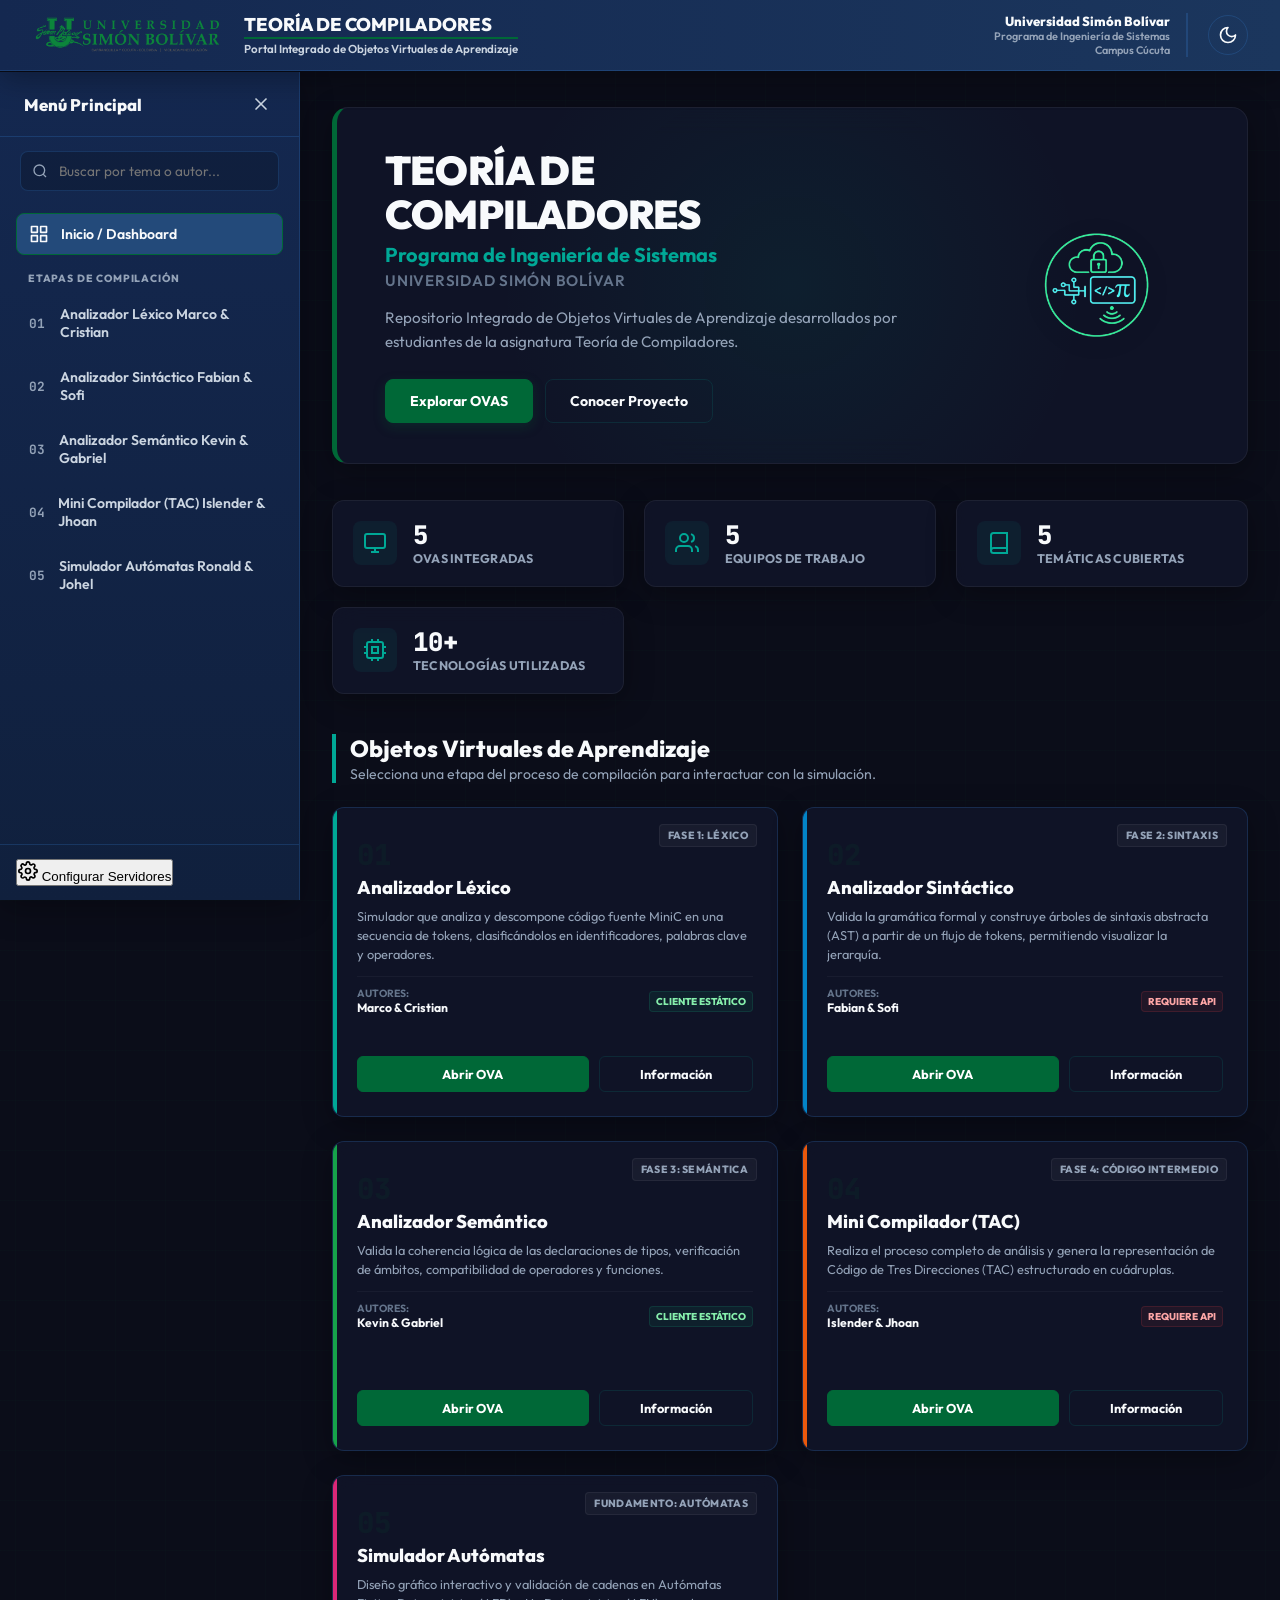
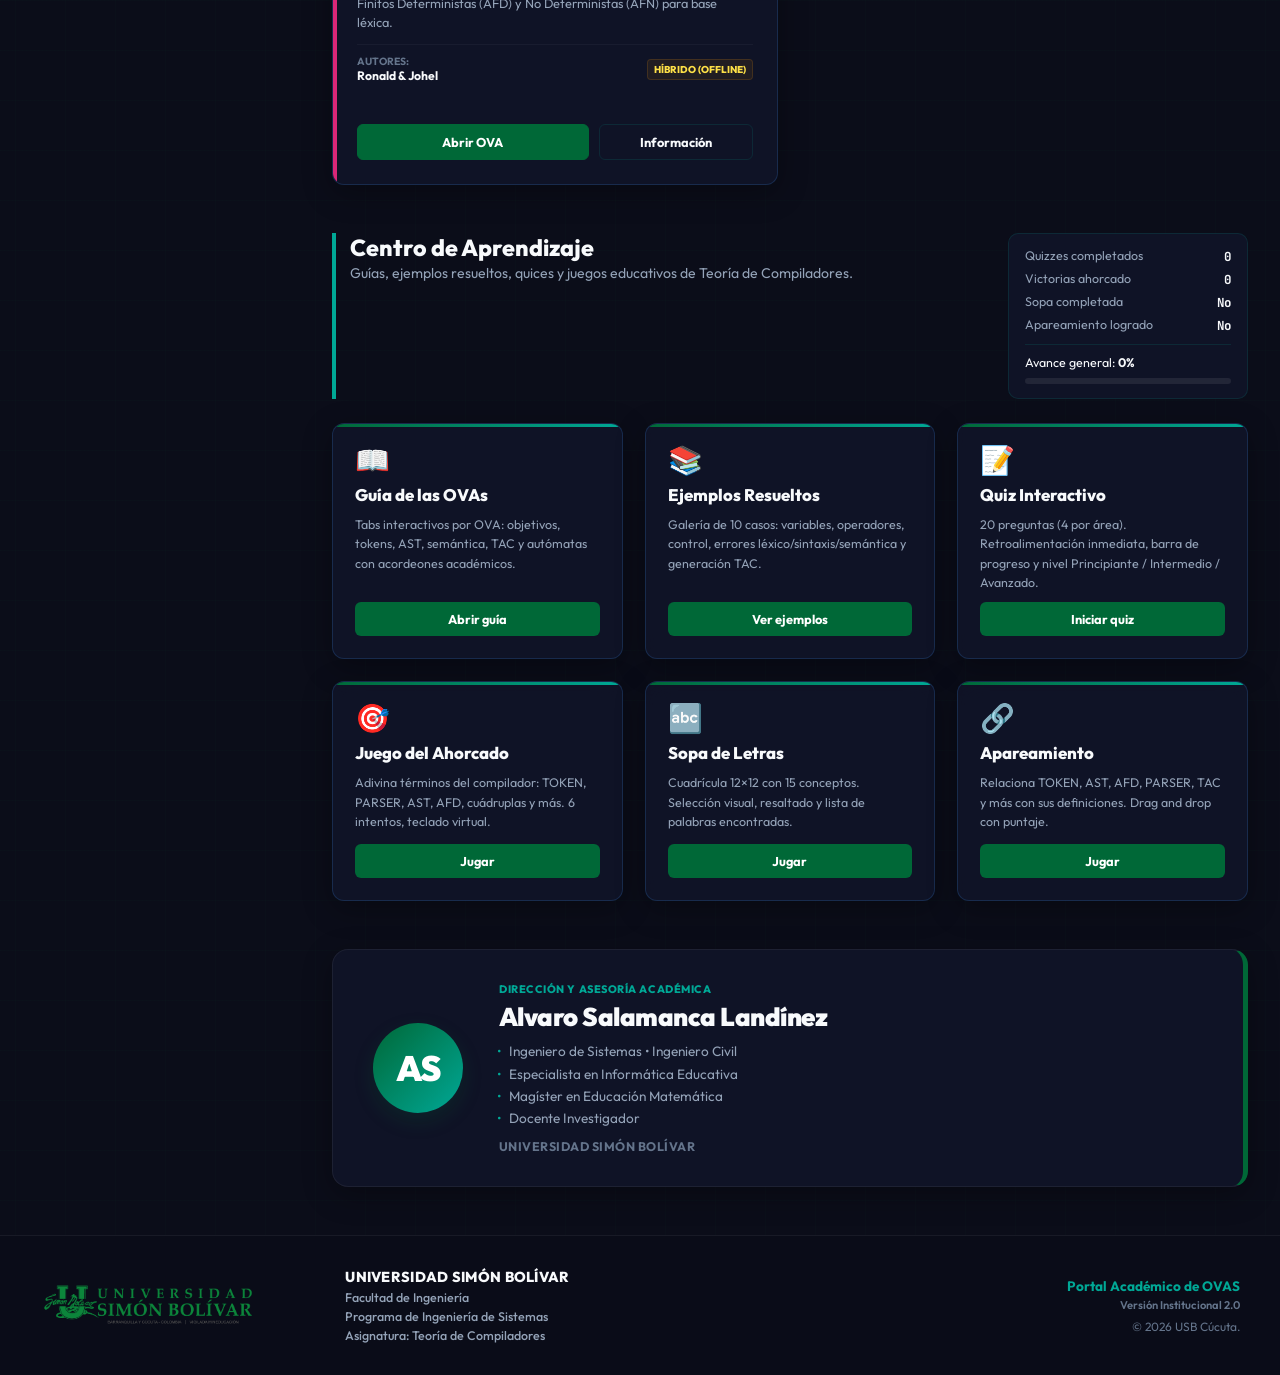
<file: index.html>
<!DOCTYPE html>
<html lang="es">
<head>
  <meta charset="UTF-8">
  <meta name="viewport" content="width=device-width, initial-scale=1.0">
  <meta name="description" content="Portal Académico de Objetos Virtuales de Aprendizaje (OVAS) para la asignatura Teoría de Compiladores de la Universidad Simón Bolívar - Sede Cúcuta.">
  <title>Portal Académico OVAS - Teoría de Compiladores | USB</title>

  <!-- Google Fonts -->
  <link rel="preconnect" href="https://fonts.googleapis.com">
  <link rel="preconnect" href="https://fonts.gstatic.com" crossorigin>
  <link href="https://fonts.googleapis.com/css2?family=JetBrains+Mono:ital,wght@0,100..800;1,100..800&family=Outfit:wght@100..900&display=swap" rel="stylesheet">

  <!-- Hoja de Estilos Consolidada -->
  <link rel="stylesheet" href="style.css">
</head>
<body>

  <!-- Barra de Navegación Superior Institucional -->
  <header class="portal-header">
    <div class="header-left">
      <button class="hamburger-btn" id="hamburger-toggle" aria-label="Abrir menú de navegación" aria-controls="sidebar">
        <svg class="icon" viewBox="0 0 24 24" fill="none" stroke="currentColor" stroke-width="2">
          <line x1="4" y1="12" x2="20" y2="12"></line>
          <line x1="4" y1="6" x2="20" y2="6"></line>
          <line x1="4" y1="18" x2="20" y2="18"></line>
        </svg>
      </button>
      <div class="logo-container">
        <!-- Logo Institucional Real de la USB -->
        <img src="assets/img/logo-simonbolivar.png" alt="Logo Universidad Simón Bolívar" class="header-logo">
        <div class="logo-text">
          <span class="logo-title">TEORÍA DE COMPILADORES</span>
          <span class="logo-subtitle">Portal Integrado de Objetos Virtuales de Aprendizaje</span>
        </div>
      </div>
    </div>
    
    <div class="header-right">
      <div class="institutional-badge">
        <div class="usb-text">
          <span class="usb-name">Universidad Simón Bolívar</span>
          <span class="usb-sub">Programa de Ingeniería de Sistemas</span>
          <span class="usb-campus">Campus Cúcuta</span>
        </div>
      </div>
      <!-- Botón de Cambio de Tema -->
      <button class="theme-toggle-btn" id="theme-toggle" aria-label="Cambiar tema de color">
        <svg class="icon sun-icon" viewBox="0 0 24 24" fill="none" stroke="currentColor" stroke-width="2">
          <circle cx="12" cy="12" r="4"></circle>
          <path d="M12 2v2M12 20v2M4.93 4.93l1.41 1.41M17.66 17.66l1.41 1.41M2 12h2M20 12h2M6.34 17.66l-1.41 1.41M19.07 4.93l-1.41 1.41"></path>
        </svg>
        <svg class="icon moon-icon" viewBox="0 0 24 24" fill="none" stroke="currentColor" stroke-width="2">
          <path d="M12 3a6 6 0 0 0 9 9 9 9 0 1 1-9-9Z"></path>
        </svg>
      </button>
    </div>
  </header>

  <div class="portal-container">
    
    <!-- Menú Hamburguesa Lateral (Sidebar) -->
    <aside class="sidebar" id="sidebar" aria-hidden="true">
      <div class="sidebar-header">
        <h2 class="sidebar-title">Menú Principal</h2>
        <button class="close-sidebar-btn" id="sidebar-close" aria-label="Cerrar menú de navegación">
          <svg class="icon" viewBox="0 0 24 24" fill="none" stroke="currentColor" stroke-width="2">
            <line x1="18" y1="6" x2="6" y2="18"></line>
            <line x1="6" y1="6" x2="18" y2="18"></line>
          </svg>
        </button>
      </div>

      <!-- Buscador de OVAS -->
      <div class="search-box">
        <label for="ova-search" class="visually-hidden">Buscar OVAS</label>
        <div class="search-input-wrapper">
          <svg class="search-icon" viewBox="0 0 24 24" fill="none" stroke="currentColor" stroke-width="2">
            <circle cx="11" cy="11" r="8"></circle>
            <line x1="21" y1="21" x2="16.65" y2="16.65"></line>
          </svg>
          <input type="search" id="ova-search" placeholder="Buscar por tema o autor..." aria-label="Buscar OVAS">
        </div>
      </div>

      <!-- Lista de Enlaces a las OVAS -->
      <nav class="sidebar-nav" aria-label="Navegación de OVAS">
        <ul class="nav-list">
          <li>
            <a href="#/" class="nav-item active" id="nav-home">
              <svg class="icon" viewBox="0 0 24 24" fill="none" stroke="currentColor" stroke-width="2">
                <rect x="3" y="3" width="7" height="7"></rect>
                <rect x="14" y="3" width="7" height="7"></rect>
                <rect x="14" y="14" width="7" height="7"></rect>
                <rect x="3" y="14" width="7" height="7"></rect>
              </svg>
              <span>Inicio / Dashboard</span>
            </a>
          </li>
          <li class="nav-divider">Etapas de Compilación</li>
          <li>
            <a href="#/ova/analizador-lexico" class="nav-item" id="nav-ova-1">
              <span class="ova-num">01</span>
              <div class="ova-info">
                <span class="ova-title">Analizador Léxico</span>
                <span class="ova-author">Marco & Cristian</span>
              </div>
            </a>
          </li>
          <li>
            <a href="#/ova/analizador-sintactico" class="nav-item" id="nav-ova-2">
              <span class="ova-num">02</span>
              <div class="ova-info">
                <span class="ova-title">Analizador Sintáctico</span>
                <span class="ova-author">Fabian & Sofi</span>
              </div>
            </a>
          </li>
          <li>
            <a href="#/ova/analizador-semantico" class="nav-item" id="nav-ova-3">
              <span class="ova-num">03</span>
              <div class="ova-info">
                <span class="ova-title">Analizador Semántico</span>
                <span class="ova-author">Kevin & Gabriel</span>
              </div>
            </a>
          </li>
          <li>
            <a href="#/ova/mini-compilador" class="nav-item" id="nav-ova-4">
              <span class="ova-num">04</span>
              <div class="ova-info">
                <span class="ova-title">Mini Compilador (TAC)</span>
                <span class="ova-author">Islender & Jhoan</span>
              </div>
            </a>
          </li>
          <li>
            <a href="#/ova/simulador-automatas" class="nav-item" id="nav-ova-5">
              <span class="ova-num">05</span>
              <div class="ova-info">
                <span class="ova-title">Simulador Autómatas</span>
                <span class="ova-author">Ronald & Johel</span>
              </div>
            </a>
          </li>
        </ul>
      </nav>

      <!-- Panel de Ajustes Rápidos en la Sidebar -->
      <div class="sidebar-footer">
        <button class="settings-btn" id="open-settings" aria-label="Configurar URLs del servidor">
          <svg class="icon" viewBox="0 0 24 24" fill="none" stroke="currentColor" stroke-width="2">
            <circle cx="12" cy="12" r="3"></circle>
            <path d="M19.4 15a1.65 1.65 0 0 0 .33 1.82l.06.06a2 2 0 1 1-2.83 2.83l-.06-.06a1.65 1.65 0 0 0-1.82-.33 1.65 1.65 0 0 0-1 1.51V21a2 2 0 0 1-4 0v-.09A1.65 1.65 0 0 0 9 19.4a1.65 1.65 0 0 0-1.82.33l-.06.06a2 2 0 1 1-2.83-2.83l.06-.06a1.65 1.65 0 0 0 .33-1.82 1.65 1.65 0 0 0-1.51-1H3a2 2 0 0 1 0-4h.09A1.65 1.65 0 0 0 4.6 9a1.65 1.65 0 0 0-.33-1.82l-.06-.06a2 2 0 1 1 2.83-2.83l.06.06a1.65 1.65 0 0 0 1.82.33H9a1.65 1.65 0 0 0 1-1.51V3a2 2 0 0 1 4 0v.09a1.65 1.65 0 0 0 1 1.51 1.65 1.65 0 0 0 1.82-.33l.06-.06a2 2 0 1 1 2.83 2.83l-.06.06a1.65 1.65 0 0 0-.33 1.82V9a1.65 1.65 0 0 0 1.51 1H21a2 2 0 0 1 0 4h-.09a1.65 1.65 0 0 0-1.51 1z"></path>
          </svg>
          <span>Configurar Servidores</span>
        </button>
      </div>
    </aside>

    <!-- Overlay de Sidebar en móviles -->
    <div class="sidebar-overlay" id="sidebar-overlay" aria-hidden="true"></div>

    <!-- Área Principal de Contenido (Dashboard + Visor Iframe) -->
    <main class="main-content" id="main-content">
      
      <!-- VISTA 1: DASHBOARD PRINCIPAL -->
      <section class="dashboard-view" id="dashboard-view">
        
        <!-- Hero Principal Académico -->
        <header class="hero-section">
          <div class="hero-content">
            <h1 class="hero-title">TEORÍA DE COMPILADORES</h1>
            <h2 class="hero-subtitle">Programa de Ingeniería de Sistemas</h2>
            <h3 class="hero-institution">Universidad Simón Bolívar</h3>
            <p class="hero-tagline">Repositorio Integrado de Objetos Virtuales de Aprendizaje desarrollados por estudiantes de la asignatura Teoría de Compiladores.</p>
            <div class="hero-actions">
              <a href="#ovas-grid-anchor" class="btn-hero-primary" id="btn-explore">Explorar OVAS</a>
              <button class="btn-hero-secondary" id="btn-about-project">Conocer Proyecto</button>
            </div>
          </div>
          <!-- Logo del programa de Ingeniería de Sistemas real -->
          <div class="hero-logo-wrapper">
            <img src="assets/img/logo-sistemas.png" alt="Logo Ingeniería de Sistemas USB" class="hero-logo">
          </div>
        </header>

        <!-- Nueva Sección: Indicadores Académicos (Dashboard) -->
        <section class="indicators-section">
          <div class="indicators-grid">
            <div class="indicator-card">
              <div class="indicator-icon">
                <svg viewBox="0 0 24 24" fill="none" stroke="currentColor" stroke-width="2">
                  <rect x="2" y="3" width="20" height="14" rx="2" ry="2"></rect>
                  <line x1="8" y1="21" x2="16" y2="21"></line>
                  <line x1="12" y1="17" x2="12" y2="21"></line>
                </svg>
              </div>
              <div class="indicator-info">
                <span class="indicator-count">5</span>
                <span class="indicator-label">OVAS Integradas</span>
              </div>
            </div>
            
            <div class="indicator-card">
              <div class="indicator-icon">
                <svg viewBox="0 0 24 24" fill="none" stroke="currentColor" stroke-width="2">
                  <path d="M17 21v-2a4 4 0 0 0-4-4H5a4 4 0 0 0-4 4v2"></path>
                  <circle cx="9" cy="7" r="4"></circle>
                  <path d="M23 21v-2a4 4 0 0 0-3-3.87"></path>
                  <path d="M16 3.13a4 4 0 0 1 0 7.75"></path>
                </svg>
              </div>
              <div class="indicator-info">
                <span class="indicator-count">5</span>
                <span class="indicator-label">Equipos de Trabajo</span>
              </div>
            </div>

            <div class="indicator-card">
              <div class="indicator-icon">
                <svg viewBox="0 0 24 24" fill="none" stroke="currentColor" stroke-width="2">
                  <path d="M4 19.5A2.5 2.5 0 0 1 6.5 17H20"></path>
                  <path d="M4 4.5A2.5 2.5 0 0 1 6.5 2H20v20H6.5a2.5 2.5 0 0 1-2.5-2.5v-15z"></path>
                </svg>
              </div>
              <div class="indicator-info">
                <span class="indicator-count">5</span>
                <span class="indicator-label">Temáticas Cubiertas</span>
              </div>
            </div>

            <div class="indicator-card">
              <div class="indicator-icon">
                <svg viewBox="0 0 24 24" fill="none" stroke="currentColor" stroke-width="2">
                  <rect x="4" y="4" width="16" height="16" rx="2" ry="2"></rect>
                  <rect x="9" y="9" width="6" height="6"></rect>
                  <line x1="9" y1="1" x2="9" y2="4"></line>
                  <line x1="15" y1="1" x2="15" y2="4"></line>
                  <line x1="9" y1="20" x2="9" y2="23"></line>
                  <line x1="15" y1="20" x2="15" y2="23"></line>
                  <line x1="20" y1="9" x2="23" y2="9"></line>
                  <line x1="20" y1="15" x2="23" y2="15"></line>
                  <line x1="1" y1="9" x2="4" y2="9"></line>
                  <line x1="1" y1="15" x2="4" y2="15"></line>
                </svg>
              </div>
              <div class="indicator-info">
                <span class="indicator-count">10+</span>
                <span class="indicator-label">Tecnologías Utilizadas</span>
              </div>
            </div>
          </div>
        </section>

        <!-- Sección de Tarjetas de las 5 OVAS -->
        <span id="ovas-grid-anchor"></span>
        <section class="ovas-section">
          <div class="section-header">
            <h2 class="section-title">Objetos Virtuales de Aprendizaje</h2>
            <p class="section-subtitle">Selecciona una etapa del proceso de compilación para interactuar con la simulación.</p>
          </div>

          <div class="ovas-grid" id="ovas-grid">
            
            <!-- Tarjeta OVA 01: Analizador Léxico -->
            <article class="ova-card" data-title="analizador lexico lexer marco cristian" id="card-ova-1">
              <div class="card-badge">Fase 1: Léxico</div>
              <div class="card-body">
                <span class="card-number">01</span>
                <h3 class="card-title">Analizador Léxico</h3>
                <p class="card-desc">Simulador que analiza y descompone código fuente MiniC en una secuencia de tokens, clasificándolos en identificadores, palabras clave y operadores.</p>
                <div class="card-meta">
                  <div class="card-author-group">
                    <span class="meta-label">Autores:</span>
                    <span class="card-author">Marco & Cristian</span>
                  </div>
                  <span class="card-badge-static">Cliente Estático</span>
                </div>
              </div>
              <div class="card-actions-row">
                <a href="#/ova/analizador-lexico" class="btn-card-primary">Abrir OVA</a>
                <button class="btn-card-secondary" data-ova="analizador-lexico">Información</button>
              </div>
            </article>

            <!-- Tarjeta OVA 02: Analizador Sintáctico -->
            <article class="ova-card" data-title="analizador sintactico parser fabian sofi" id="card-ova-2">
              <div class="card-badge">Fase 2: Sintaxis</div>
              <div class="card-body">
                <span class="card-number">02</span>
                <h3 class="card-title">Analizador Sintáctico</h3>
                <p class="card-desc">Valida la gramática formal y construye árboles de sintaxis abstracta (AST) a partir de un flujo de tokens, permitiendo visualizar la jerarquía.</p>
                <div class="card-meta">
                  <div class="card-author-group">
                    <span class="meta-label">Autores:</span>
                    <span class="card-author">Fabian & Sofi</span>
                  </div>
                  <span class="card-badge-api">Requiere API</span>
                </div>
              </div>
              <div class="card-actions-row">
                <a href="#/ova/analizador-sintactico" class="btn-card-primary">Abrir OVA</a>
                <button class="btn-card-secondary" data-ova="analizador-sintactico">Información</button>
              </div>
            </article>

            <!-- Tarjeta OVA 03: Analizador Semántico -->
            <article class="ova-card" data-title="analizador semantico validador kevin gabriel" id="card-ova-3">
              <div class="card-badge">Fase 3: Semántica</div>
              <div class="card-body">
                <span class="card-number">03</span>
                <h3 class="card-title">Analizador Semántico</h3>
                <p class="card-desc">Valida la coherencia lógica de las declaraciones de tipos, verificación de ámbitos, compatibilidad de operadores y funciones.</p>
                <div class="card-meta">
                  <div class="card-author-group">
                    <span class="meta-label">Autores:</span>
                    <span class="card-author">Kevin & Gabriel</span>
                  </div>
                  <span class="card-badge-static">Cliente Estático</span>
                </div>
              </div>
              <div class="card-actions-row">
                <a href="#/ova/analizador-semantico" class="btn-card-primary">Abrir OVA</a>
                <button class="btn-card-secondary" data-ova="analizador-semantico">Información</button>
              </div>
            </article>

            <!-- Tarjeta OVA 04: Mini Compilador (TAC) -->
            <article class="ova-card" data-title="mini compilador tres direcciones tac islender jhoan" id="card-ova-4">
              <div class="card-badge">Fase 4: Código Intermedio</div>
              <div class="card-body">
                <span class="card-number">04</span>
                <h3 class="card-title">Mini Compilador (TAC)</h3>
                <p class="card-desc">Realiza el proceso completo de análisis y genera la representación de Código de Tres Direcciones (TAC) estructurado en cuádruplas.</p>
                <div class="card-meta">
                  <div class="card-author-group">
                    <span class="meta-label">Autores:</span>
                    <span class="card-author">Islender & Jhoan</span>
                  </div>
                  <span class="card-badge-api">Requiere API</span>
                </div>
              </div>
              <div class="card-actions-row">
                <a href="#/ova/mini-compilador" class="btn-card-primary">Abrir OVA</a>
                <button class="btn-card-secondary" data-ova="mini-compilador">Información</button>
              </div>
            </article>

            <!-- Tarjeta OVA 05: Simulador de Autómatas (FASS) -->
            <article class="ova-card" data-title="simulador de automatas fass afd afn ronald johel" id="card-ova-5">
              <div class="card-badge">Fundamento: Autómatas</div>
              <div class="card-body">
                <span class="card-number">05</span>
                <h3 class="card-title">Simulador Autómatas</h3>
                <p class="card-desc">Diseño gráfico interactivo y validación de cadenas en Autómatas Finitos Deterministas (AFD) y No Deterministas (AFN) para base léxica.</p>
                <div class="card-meta">
                  <div class="card-author-group">
                    <span class="meta-label">Autores:</span>
                    <span class="card-author">Ronald & Johel</span>
                  </div>
                  <span class="card-badge-hybrid">Híbrido (Offline)</span>
                </div>
              </div>
              <div class="card-actions-row">
                <a href="#/ova/simulador-automatas" class="btn-card-primary">Abrir OVA</a>
                <button class="btn-card-secondary" data-ova="simulador-automatas">Información</button>
              </div>
            </article>

          </div>
        </section>

        <!-- Sección: Centro de Aprendizaje (Fase 14) -->
        <section class="learning-section" id="learning-section">
          <div class="section-header learning-section-head">
            <div>
              <h2 class="section-title">Centro de Aprendizaje</h2>
              <p class="section-subtitle">Guías, ejemplos resueltos, quices y juegos educativos de Teoría de Compiladores.</p>
            </div>
            <aside class="learning-progress-panel" id="learning-progress-stats" aria-label="Estadísticas de progreso"></aside>
          </div>

          <div class="learning-grid">
            <article class="learning-card" id="card-learning-guide">
              <div class="learning-card-icon">📖</div>
              <h3 class="learning-card-title">Guía de las OVAs</h3>
              <p class="learning-card-desc">Tabs interactivos por OVA: objetivos, tokens, AST, semántica, TAC y autómatas con acordeones académicos.</p>
              <button type="button" class="btn-card-primary learning-open-btn" data-learning-open="learning-guide-modal" data-learning-init="initGuide">Abrir guía</button>
            </article>

            <article class="learning-card" id="card-learning-examples">
              <div class="learning-card-icon">📚</div>
              <h3 class="learning-card-title">Ejemplos Resueltos</h3>
              <p class="learning-card-desc">Galería de 10 casos: variables, operadores, control, errores léxico/sintaxis/semántica y generación TAC.</p>
              <button type="button" class="btn-card-primary learning-open-btn" data-learning-open="learning-examples-modal" data-learning-init="initExamples">Ver ejemplos</button>
            </article>

            <article class="learning-card" id="card-learning-quiz">
              <div class="learning-card-icon">📝</div>
              <h3 class="learning-card-title">Quiz Interactivo</h3>
              <p class="learning-card-desc">20 preguntas (4 por área). Retroalimentación inmediata, barra de progreso y nivel Principiante / Intermedio / Avanzado.</p>
              <button type="button" class="btn-card-primary learning-open-btn" data-learning-open="learning-quiz-modal" data-learning-init="initQuiz">Iniciar quiz</button>
            </article>

            <article class="learning-card" id="card-learning-hangman">
              <div class="learning-card-icon">🎯</div>
              <h3 class="learning-card-title">Juego del Ahorcado</h3>
              <p class="learning-card-desc">Adivina términos del compilador: TOKEN, PARSER, AST, AFD, cuádruplas y más. 6 intentos, teclado virtual.</p>
              <button type="button" class="btn-card-primary learning-open-btn" data-learning-open="learning-hangman-modal" data-learning-init="initHangman">Jugar</button>
            </article>

            <article class="learning-card" id="card-learning-wordsearch">
              <div class="learning-card-icon">🔤</div>
              <h3 class="learning-card-title">Sopa de Letras</h3>
              <p class="learning-card-desc">Cuadrícula 12×12 con 15 conceptos. Selección visual, resaltado y lista de palabras encontradas.</p>
              <button type="button" class="btn-card-primary learning-open-btn" data-learning-open="learning-wordsearch-modal" data-learning-init="initWordSearch">Jugar</button>
            </article>

            <article class="learning-card" id="card-learning-matching">
              <div class="learning-card-icon">🔗</div>
              <h3 class="learning-card-title">Apareamiento</h3>
              <p class="learning-card-desc">Relaciona TOKEN, AST, AFD, PARSER, TAC y más con sus definiciones. Drag and drop con puntaje.</p>
              <button type="button" class="btn-card-primary learning-open-btn" data-learning-open="learning-matching-modal" data-learning-init="initMatching">Jugar</button>
            </article>
          </div>
        </section>

        <!-- Nueva Sección: Docente Asesor -->
        <section class="advisor-section">
          <div class="advisor-card">
            <div class="advisor-visual">
              <div class="advisor-badge">
                <span class="advisor-initials">AS</span>
              </div>
            </div>
            <div class="advisor-content">
              <span class="advisor-tag">Dirección y Asesoría Académica</span>
              <h2 class="advisor-name">Alvaro Salamanca Landínez</h2>
              <ul class="advisor-details">
                <li>Ingeniero de Sistemas • Ingeniero Civil</li>
                <li>Especialista en Informática Educativa</li>
                <li>Magíster en Educación Matemática</li>
                <li>Docente Investigador</li>
              </ul>
              <span class="advisor-institution">Universidad Simón Bolívar</span>
            </div>
          </div>
        </section>

      </section>

      <!-- VISTA 2: VISOR DE OVAS (Cargado dinámicamente) -->
      <section class="ova-viewer-view" id="ova-viewer-view" style="display: none;">
        <div class="viewer-header">
          <div class="viewer-nav">
            <a href="#/" class="btn-back" id="btn-back-dashboard">
              <svg class="icon" viewBox="0 0 24 24" fill="none" stroke="currentColor" stroke-width="2">
                <line x1="19" y1="12" x2="5" y2="12"></line>
                <polyline points="12 19 5 12 12 5"></polyline>
              </svg>
              <span>Volver</span>
            </a>
            <div class="viewer-title-group">
              <h1 class="viewer-title" id="active-ova-title">Nombre de la OVA Seleccionada</h1>
              <span class="viewer-author" id="active-ova-author">Por Autores</span>
            </div>
          </div>
          <div class="viewer-controls">
            <!-- Botón para recargar el iframe -->
            <button class="btn-control" id="btn-reload-ova" aria-label="Reiniciar simulación">
              <svg class="icon" viewBox="0 0 24 24" fill="none" stroke="currentColor" stroke-width="2">
                <path d="M21.5 2v6h-6M21.34 15.57a10 10 0 1 1-.57-8.38l5.67-5.67"></path>
              </svg>
              <span>Recargar</span>
            </button>
            <!-- Enlace para abrir la OVA en una pestaña independiente -->
            <a href="#" target="_blank" class="btn-control-link" id="btn-open-external" aria-label="Abrir en pestaña nueva">
              <svg class="icon" viewBox="0 0 24 24" fill="none" stroke="currentColor" stroke-width="2">
                <path d="M18 13v6a2 2 0 0 1-2 2H5a2 2 0 0 1-2-2V8a2 2 0 0 1 2-2h6M15 3h6v6M10 14 21 3"></path>
              </svg>
              <span>Externo</span>
            </a>
          </div>
        </div>

        <!-- Área Principal de Carga Dinámica Mediante IFrame -->
        <div class="iframe-wrapper">
          <!-- Loader de temática de compilador -->
          <div class="iframe-loader" id="iframe-loader">
            <div class="loader-spinner"></div>
            <div class="loader-text">
              <span class="loader-main-text">Iniciando simulación...</span>
              <span class="loader-sub-text" id="loader-status">Analizando flujo léxico</span>
            </div>
          </div>
          <!-- Elemento IFrame -->
          <iframe id="ova-iframe" name="ova-iframe" title="Contenedor de Objeto Virtual de Aprendizaje" sandbox="allow-scripts allow-same-origin allow-forms" src="about:blank"></iframe>
        </div>
      </section>

    </main>
  </div>

  <!-- Modal de Configuración de Servidores para API Backend -->
  <dialog class="settings-modal" id="settings-dialog">
    <div class="modal-header">
      <h2 class="modal-title">Configuración de Servidores</h2>
      <button class="close-modal-btn" id="close-settings" aria-label="Cerrar modal">
        <svg class="icon" viewBox="0 0 24 24" fill="none" stroke="currentColor" stroke-width="2">
          <line x1="18" y1="6" x2="6" y2="18"></line>
          <line x1="6" y1="6" x2="18" y2="18"></line>
        </svg>
      </button>
    </div>
    <form method="dialog" class="modal-form">
      <p class="modal-intro">Configura las URLs de los servidores API si las simulaciones están desplegadas en la nube (ej. Render/FastAPI) o en desarrollo local.</p>
      
      <div class="form-group">
        <label for="url-sintactico">API Analizador Sintáctico (Fabian - Sofi):</label>
        <input type="url" id="url-sintactico" name="url-sintactico" placeholder="Default: http://localhost:8001" pattern="https?://.*">
      </div>

      <div class="form-group">
        <label for="url-mini-compilador">API Mini Compilador (Islender - Jhoan):</label>
        <input type="url" id="url-mini-compilador" name="url-mini-compilador" placeholder="Default: http://localhost:8002" pattern="https?://.*">
      </div>

      <div class="form-group">
        <label for="url-automata">API Simulador Autómatas FASS (Ronald - Johel):</label>
        <input type="url" id="url-automata" name="url-automata" placeholder="Default: http://localhost:5000" pattern="https?://.*">
        <span class="help-text">Si está vacío, usará el motor local JavaScript offline de la OVA.</span>
      </div>

      <div class="modal-actions">
        <button type="button" class="btn-secondary" id="btn-reset-settings">Restablecer Defaults</button>
        <button type="submit" class="btn-primary" id="btn-save-settings">Guardar Cambios</button>
      </div>
    </form>
  </dialog>

  <!-- Modales Dinámicos de Información Detallada de OVAS -->
  
  <!-- Detalle OVA 1 -->
  <dialog class="details-modal" id="details-ova-1-modal">
    <div class="modal-header">
      <h2 class="modal-title">Fase 1: Analizador Léxico</h2>
      <button class="close-details-btn" data-close="details-ova-1-modal" aria-label="Cerrar modal">&times;</button>
    </div>
    <div class="modal-body">
      <h3>Detalles Académicos del Proyecto</h3>
      <p>Este objeto de aprendizaje se enfoca en la primera fase de la compilación: el análisis léxico. Su objetivo es convertir un flujo de caracteres del código fuente (en sintaxis simplificada de MiniC) en un flujo de tokens válidos.</p>
      <div class="tech-spec-table">
        <div class="spec-row"><strong>Integrantes:</strong> <span>Marco & Cristian</span></div>
        <div class="spec-row"><strong>Gramática/Temática:</strong> <span>Clasificación de palabras reservadas, identificadores, operadores y delimitadores mediante expresiones regulares.</span></div>
        <div class="spec-row"><strong>Características UX:</strong> <span>Interfaz limpia con tabla de tokens, detección de errores léxicos en tiempo real y coloración sintáctica.</span></div>
        <div class="spec-row"><strong>Tecnología:</strong> <span>HTML5 nativo, CSS3 puro y lógica en JavaScript cliente estático.</span></div>
      </div>
    </div>
  </dialog>

  <!-- Detalle OVA 2 -->
  <dialog class="details-modal" id="details-ova-2-modal">
    <div class="modal-header">
      <h2 class="modal-title">Fase 2: Analizador Sintáctico</h2>
      <button class="close-details-btn" data-close="details-ova-2-modal" aria-label="Cerrar modal">&times;</button>
    </div>
    <div class="modal-body">
      <h3>Detalles Académicos del Proyecto</h3>
      <p>Esta OVA valida la estructura jerárquica del código de acuerdo con las reglas de una gramática libre de contexto. Mapea la sintaxis y permite al estudiante visualizar la construcción del árbol sintáctico abstracto (AST).</p>
      <div class="tech-spec-table">
        <div class="spec-row"><strong>Integrantes:</strong> <span>Fabian & Sofi</span></div>
        <div class="spec-row"><strong>Gramática/Temática:</strong> <span>Análisis sintáctico descendente/ascendente y representación visual de las dependencias jerárquicas del lenguaje.</span></div>
        <div class="spec-row"><strong>Características UX:</strong> <span>Generación dinámica del árbol AST animado mediante D3.js, editor de código con panel de consola de errores sintácticos.</span></div>
        <div class="spec-row"><strong>Tecnología:</strong> <span>JavaScript frontend, D3.js para graficado, API backend en Python (FastAPI).</span></div>
      </div>
    </div>
  </dialog>

  <!-- Detalle OVA 3 -->
  <dialog class="details-modal" id="details-ova-3-modal">
    <div class="modal-header">
      <h2 class="modal-title">Fase 3: Analizador Semántico</h2>
      <button class="close-details-btn" data-close="details-ova-3-modal" aria-label="Cerrar modal">&times;</button>
    </div>
    <div class="modal-body">
      <h3>Detalles Académicos del Proyecto</h3>
      <p>Valida las restricciones que no pueden expresarse mediante gramáticas libres de contexto, tales como la declaración previa de variables, compatibilidad de tipos en operaciones y la coherencia en el retorno de funciones.</p>
      <div class="tech-spec-table">
        <div class="spec-row"><strong>Integrantes:</strong> <span>Kevin & Gabriel</span></div>
        <div class="spec-row"><strong>Gramática/Temática:</strong> <span>Chequeo estático de tipos, construcción de la tabla de símbolos y detección de inconsistencias de lógica computacional.</span></div>
        <div class="spec-row"><strong>Características UX:</strong> <span>Paneles de advertencias semánticas con marcado de línea de código y visor detallado de tabla de símbolos de variables.</span></div>
        <div class="spec-row"><strong>Tecnología:</strong> <span>JavaScript frontend, HTML5, CSS3, procesamiento completo en el lado del cliente (estático).</span></div>
      </div>
    </div>
  </dialog>

  <!-- Detalle OVA 4 -->
  <dialog class="details-modal" id="details-ova-4-modal">
    <div class="modal-header">
      <h2 class="modal-title">Fase 4: Código de Tres Direcciones (TAC)</h2>
      <button class="close-details-btn" data-close="details-ova-4-modal" aria-label="Cerrar modal">&times;</button>
    </div>
    <div class="modal-body">
      <h3>Detalles Académicos del Proyecto</h3>
      <p>Traduce la estructura jerárquica del AST en una secuencia de instrucciones lineales simplificadas (Código de Tres Direcciones) representadas formalmente mediante cuádruplas (operador, argumento 1, argumento 2, resultado).</p>
      <div class="tech-spec-table">
        <div class="spec-row"><strong>Integrantes:</strong> <span>Islender & Jhoan</span></div>
        <div class="spec-row"><strong>Gramática/Temática:</strong> <span>Generación de variables temporales, traducción sintáctica de estructuras condicionales (If-Else) y bucles (While).</span></div>
        <div class="spec-row"><strong>Características UX:</strong> <span>Visualización organizada de cuádruplas interactivas, editor con plantillas de prueba del lenguaje MiniC.</span></div>
        <div class="spec-row"><strong>Tecnología:</strong> <span>Frontend dinámico en HTML5/JS, motor de compilador API backend en Python (FastAPI).</span></div>
      </div>
    </div>
  </dialog>

  <!-- Detalle OVA 5 -->
  <dialog class="details-modal" id="details-ova-5-modal">
    <div class="modal-header">
      <h2 class="modal-title">Fundamentos: Simulador Autómatas (FASS)</h2>
      <button class="close-details-btn" data-close="details-ova-5-modal" aria-label="Cerrar modal">&times;</button>
    </div>
    <div class="modal-body">
      <h3>Detalles Académicos del Proyecto</h3>
      <p>FASS es una herramienta visual para el diseño y simulación de Autómatas Finitos Deterministas (AFD) y No Deterministas (AFN), que componen el fundamento matemático en el que se basa el análisis léxico de los compiladores.</p>
      <div class="tech-spec-table">
        <div class="spec-row"><strong>Integrantes:</strong> <span>Ronald & Johel</span></div>
        <div class="spec-row"><strong>Gramática/Temática:</strong> <span>Definición de estados iniciales y finales, transiciones por símbolo, transiciones vacías (épsilon) y simulación animada de paso de cadena.</span></div>
        <div class="spec-row"><strong>Características UX:</strong> <span>Lienzo interactivo para arrastrar y conectar nodos, simulación animada paso a paso, historial e importación/exportación JSON.</span></div>
        <div class="spec-row"><strong>Tecnología:</strong> <span>Vis.js para grafo interactivo, motor JS local para fallback, API Flask opcional para validaciones complejas.</span></div>
      </div>
    </div>
  </dialog>

  <!-- Modal Conocer Proyecto -->
  <dialog class="details-modal" id="project-about-modal">
    <div class="modal-header">
      <h2 class="modal-title">Acerca de la Plataforma de Compiladores</h2>
      <button class="close-details-btn" data-close="project-about-modal" aria-label="Cerrar modal">&times;</button>
    </div>
    <div class="modal-body">
      <h3>Portal Académico Integrador de OVAS</h3>
      <p>Esta plataforma ha sido desarrollada para servir como un entorno académico oficial y centralizado de los Objetos Virtuales de Aprendizaje (OVAs) de la asignatura <strong>Teoría de Compiladores</strong> de la <strong>Universidad Simón Bolívar (Sede Cúcuta)</strong>.</p>
      <p>Cada una de las fases del compilador representa un esfuerzo conjunto de investigación, diseño de software y desarrollo técnico por parte de los estudiantes bajo la tutoría y dirección del docente del curso. La plataforma integra estas fases en un flujo secuencial interactivo que ayuda a los estudiantes de semestres venideros a asimilar de forma visual los conceptos abstractos de la ingeniería de lenguajes de programación.</p>
      <p><strong>Objetivos de la plataforma:</strong></p>
      <ul>
        <li>Centralizar y preservar el software didáctico generado en la universidad.</li>
        <li>Proveer simuladores interactivos listos para uso pedagógico en aulas de clase.</li>
        <li>Fomentar la cultura de desarrollo de software, investigación e innovación tecnológica en el programa de Ingeniería de Sistemas.</li>
      </ul>
    </div>
  </dialog>

  <!-- ═══ CENTRO DE APRENDIZAJE — Modales Fase 14 ═══ -->

  <dialog class="details-modal learning-modal" id="learning-guide-modal">
    <div class="modal-header">
      <h2 class="modal-title">📖 Guía de las OVAs</h2>
      <button type="button" class="close-details-btn" data-learning-close="learning-guide-modal" aria-label="Cerrar">&times;</button>
    </div>
    <div class="modal-body learning-modal-body" id="learning-guide-body"></div>
  </dialog>

  <dialog class="details-modal learning-modal learning-modal-wide" id="learning-examples-modal">
    <div class="modal-header">
      <h2 class="modal-title">📚 Ejemplos Resueltos</h2>
      <button type="button" class="close-details-btn" data-learning-close="learning-examples-modal" aria-label="Cerrar">&times;</button>
    </div>
    <div class="modal-body learning-modal-body learning-scroll" id="learning-examples-body"></div>
  </dialog>

  <dialog class="details-modal learning-modal" id="learning-quiz-modal">
    <div class="modal-header">
      <h2 class="modal-title">📝 Quiz Interactivo</h2>
      <button type="button" class="close-details-btn" data-learning-close="learning-quiz-modal" aria-label="Cerrar">&times;</button>
    </div>
    <div class="modal-body learning-modal-body">
      <div id="learning-quiz-active">
        <div class="learning-quiz-meta">
          <span id="learning-quiz-progress">Pregunta 1 de 20</span>
          <span class="learning-quiz-live">Puntaje: <strong id="learning-quiz-live-score">0</strong></span>
          <div class="learning-progress-track"><div class="learning-progress-bar" id="learning-quiz-bar"></div></div>
        </div>
        <p class="learning-quiz-question" id="learning-quiz-question"></p>
        <div class="learning-quiz-options" id="learning-quiz-options"></div>
        <p class="learning-quiz-feedback" id="learning-quiz-feedback"></p>
      </div>
      <div id="learning-quiz-result" class="learning-quiz-result hidden">
        <h3>Resultado final</h3>
        <p class="learning-quiz-score" id="learning-quiz-score"></p>
        <p class="learning-quiz-level" id="learning-quiz-level"></p>
      </div>
    </div>
  </dialog>

  <dialog class="details-modal learning-modal" id="learning-hangman-modal">
    <div class="modal-header">
      <h2 class="modal-title">🎯 Juego del Ahorcado — Compiladores</h2>
      <button type="button" class="close-details-btn" data-learning-close="learning-hangman-modal" aria-label="Cerrar">&times;</button>
    </div>
    <div class="modal-body learning-modal-body">
      <div class="hangman-stats">
        <span>Intentos fallidos: <strong id="hangman-wrong-count">0</strong> / 6</span>
        <span>Aciertos sesión: <strong id="hangman-wins-count">0</strong></span>
      </div>
      <div class="hangman-display" id="hangman-word-display"></div>
      <div class="hangman-keyboard" id="hangman-keyboard"></div>
      <p class="learning-game-feedback" id="hangman-feedback"></p>
      <button type="button" class="btn-card-secondary" id="hangman-reset-btn">Reiniciar</button>
    </div>
  </dialog>

  <dialog class="details-modal learning-modal learning-modal-wide" id="learning-wordsearch-modal">
    <div class="modal-header">
      <h2 class="modal-title">🔤 Sopa de Letras — 12×12</h2>
      <button type="button" class="close-details-btn" data-learning-close="learning-wordsearch-modal" aria-label="Cerrar">&times;</button>
    </div>
    <div class="modal-body learning-modal-body learning-scroll">
      <p class="learning-pipeline-hint">Arrastra o selecciona letras en línea recta para marcar cada palabra.</p>
      <div class="wordsearch-layout">
        <div class="wordsearch-grid" id="wordsearch-grid"></div>
        <div class="wordsearch-words" id="wordsearch-word-list"></div>
      </div>
      <p class="learning-game-feedback" id="wordsearch-feedback"></p>
      <button type="button" class="btn-card-secondary" id="wordsearch-reset-btn">Reiniciar</button>
    </div>
  </dialog>

  <dialog class="details-modal learning-modal learning-modal-wide" id="learning-matching-modal">
    <div class="modal-header">
      <h2 class="modal-title">🔗 Apareamiento de Conceptos</h2>
      <button type="button" class="close-details-btn" data-learning-close="learning-matching-modal" aria-label="Cerrar">&times;</button>
    </div>
    <div class="modal-body learning-modal-body learning-scroll">
      <p class="learning-game-score">Puntaje: <strong id="matching-score">0</strong> / 10</p>
      <div class="matching-layout">
        <div class="matching-pool" id="matching-pool"></div>
        <div class="matching-targets" id="matching-targets"></div>
      </div>
      <p class="learning-game-feedback" id="matching-feedback"></p>
      <button type="button" class="btn-card-secondary" id="matching-reset-btn">Reiniciar</button>
    </div>
  </dialog>

  <!-- Footer Institucional Rediseñado -->
  <footer class="portal-footer">
    <div class="footer-grid">
      <div class="footer-logo-col">
        <img src="assets/img/logo-simonbolivar.png" alt="Universidad Simón Bolívar" class="footer-logo">
      </div>
      <div class="footer-info-col">
        <span class="footer-title">UNIVERSIDAD SIMÓN BOLÍVAR</span>
        <span class="footer-item">Facultad de Ingeniería</span>
        <span class="footer-item">Programa de Ingeniería de Sistemas</span>
        <span class="footer-item">Asignatura: Teoría de Compiladores</span>
      </div>
      <div class="footer-meta-col">
        <span class="footer-portal-title">Portal Académico de OVAS</span>
        <span class="footer-version">Versión Institucional 2.0</span>
        <span class="footer-copyright">© <span id="current-year">2026</span> USB Cúcuta.</span>
      </div>
    </div>
  </footer>

  <!-- Archivos JavaScript — Centro de Aprendizaje + Portal -->
  <script src="js/learning-data.js"></script>
  <script src="js/learning-hub.js"></script>
  <script src="script.js"></script>
</body>
</html>
</file>
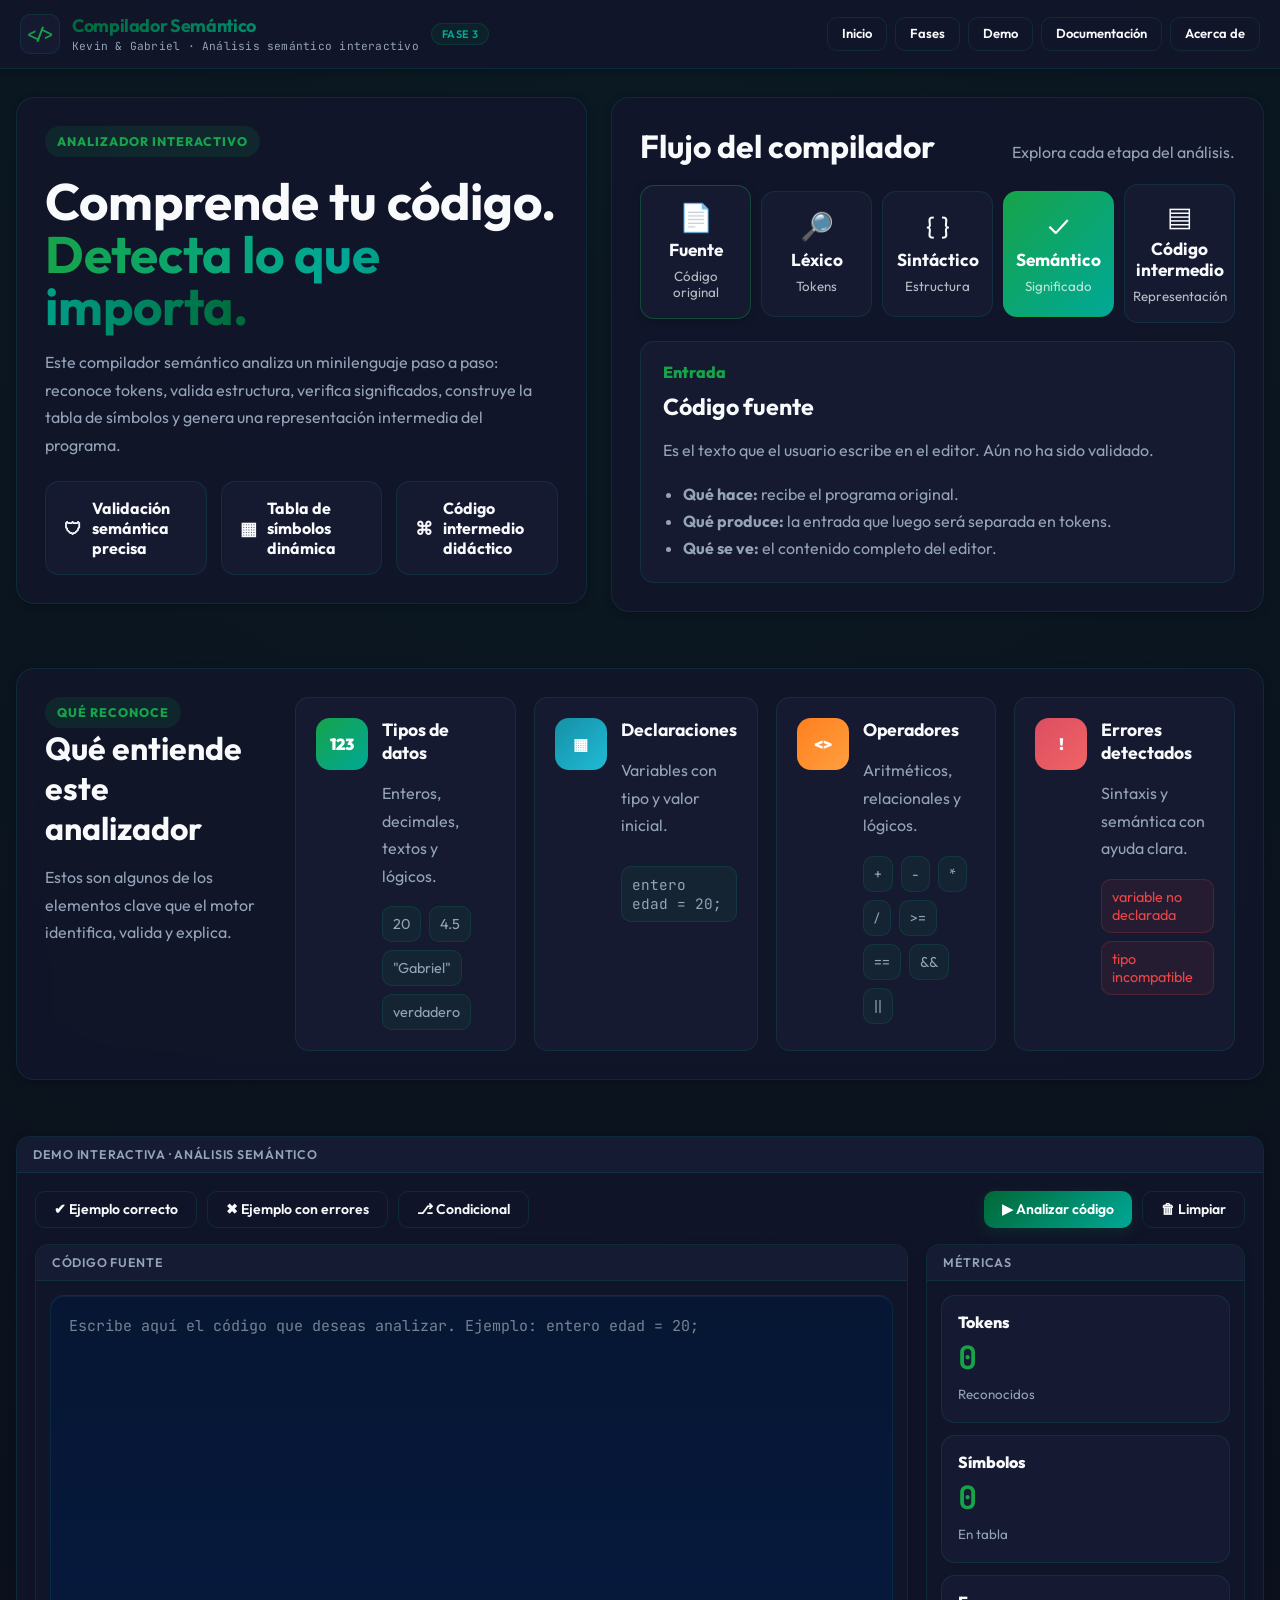
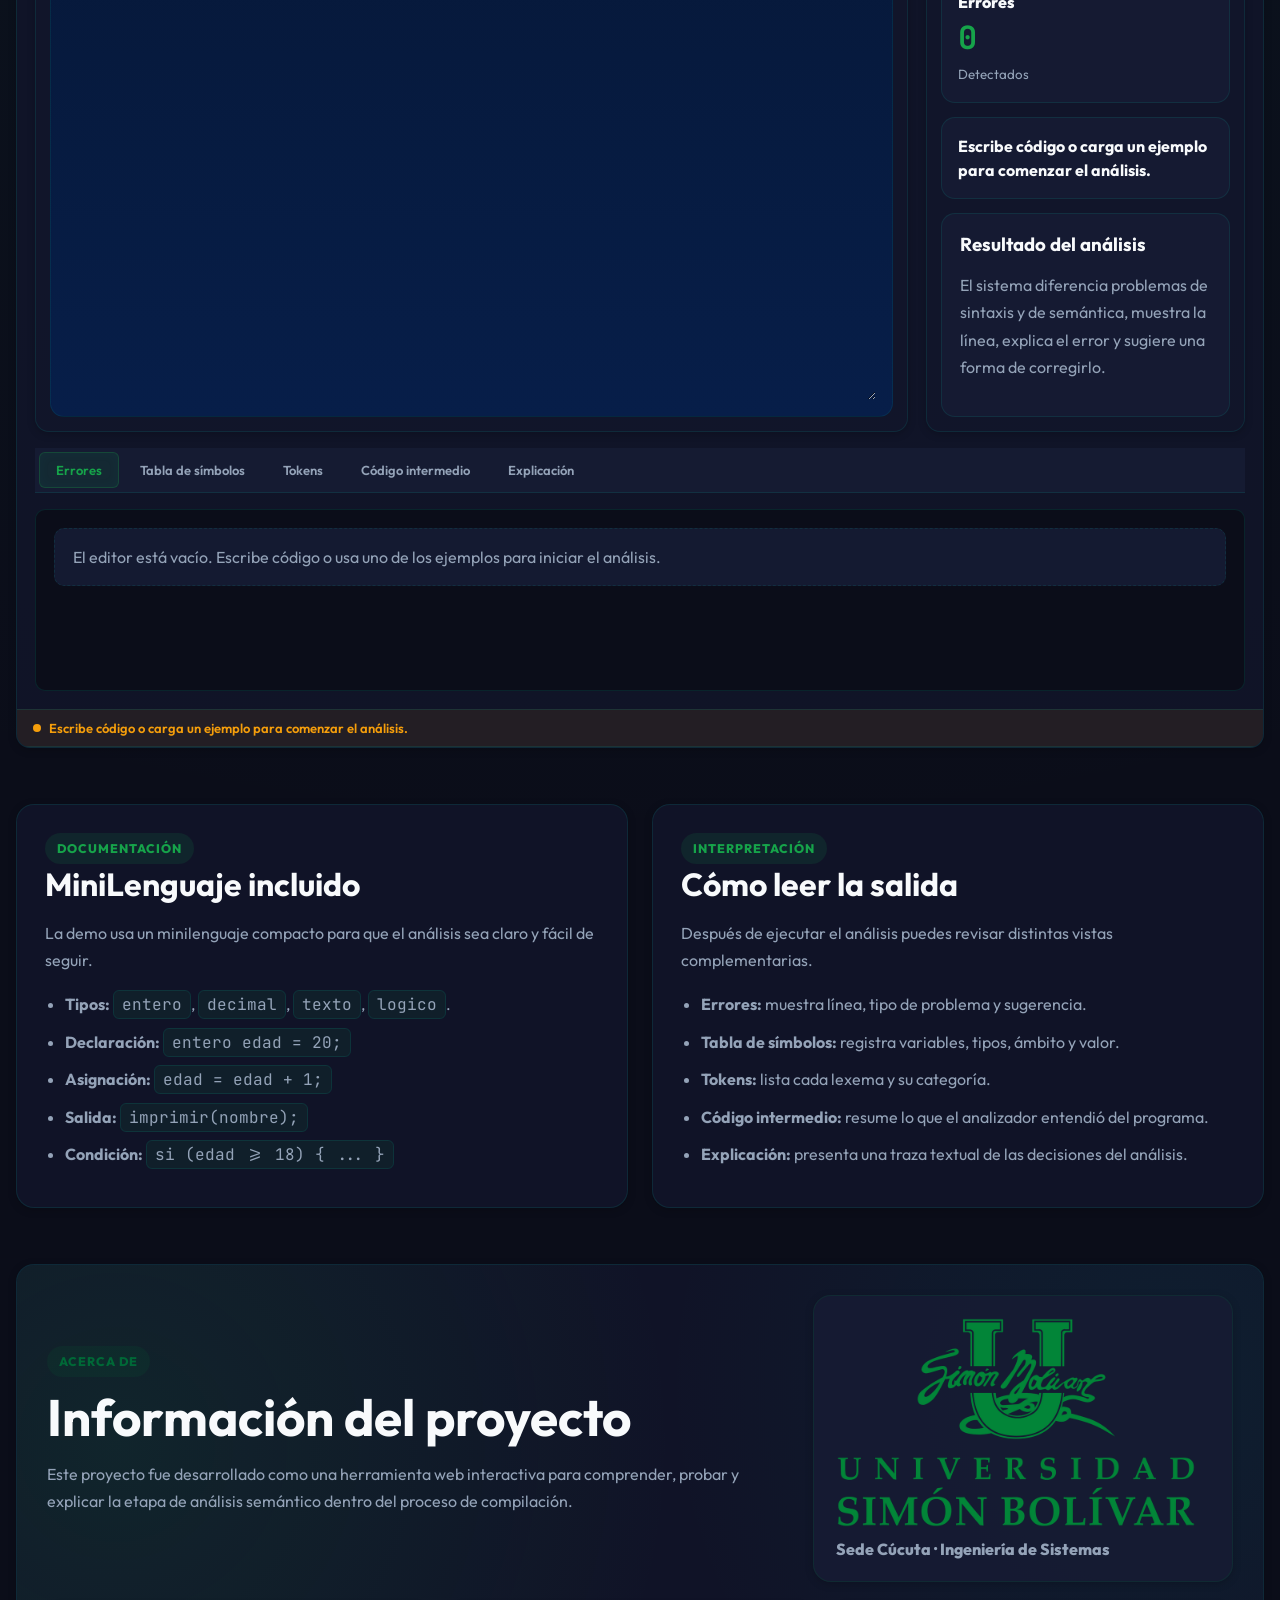
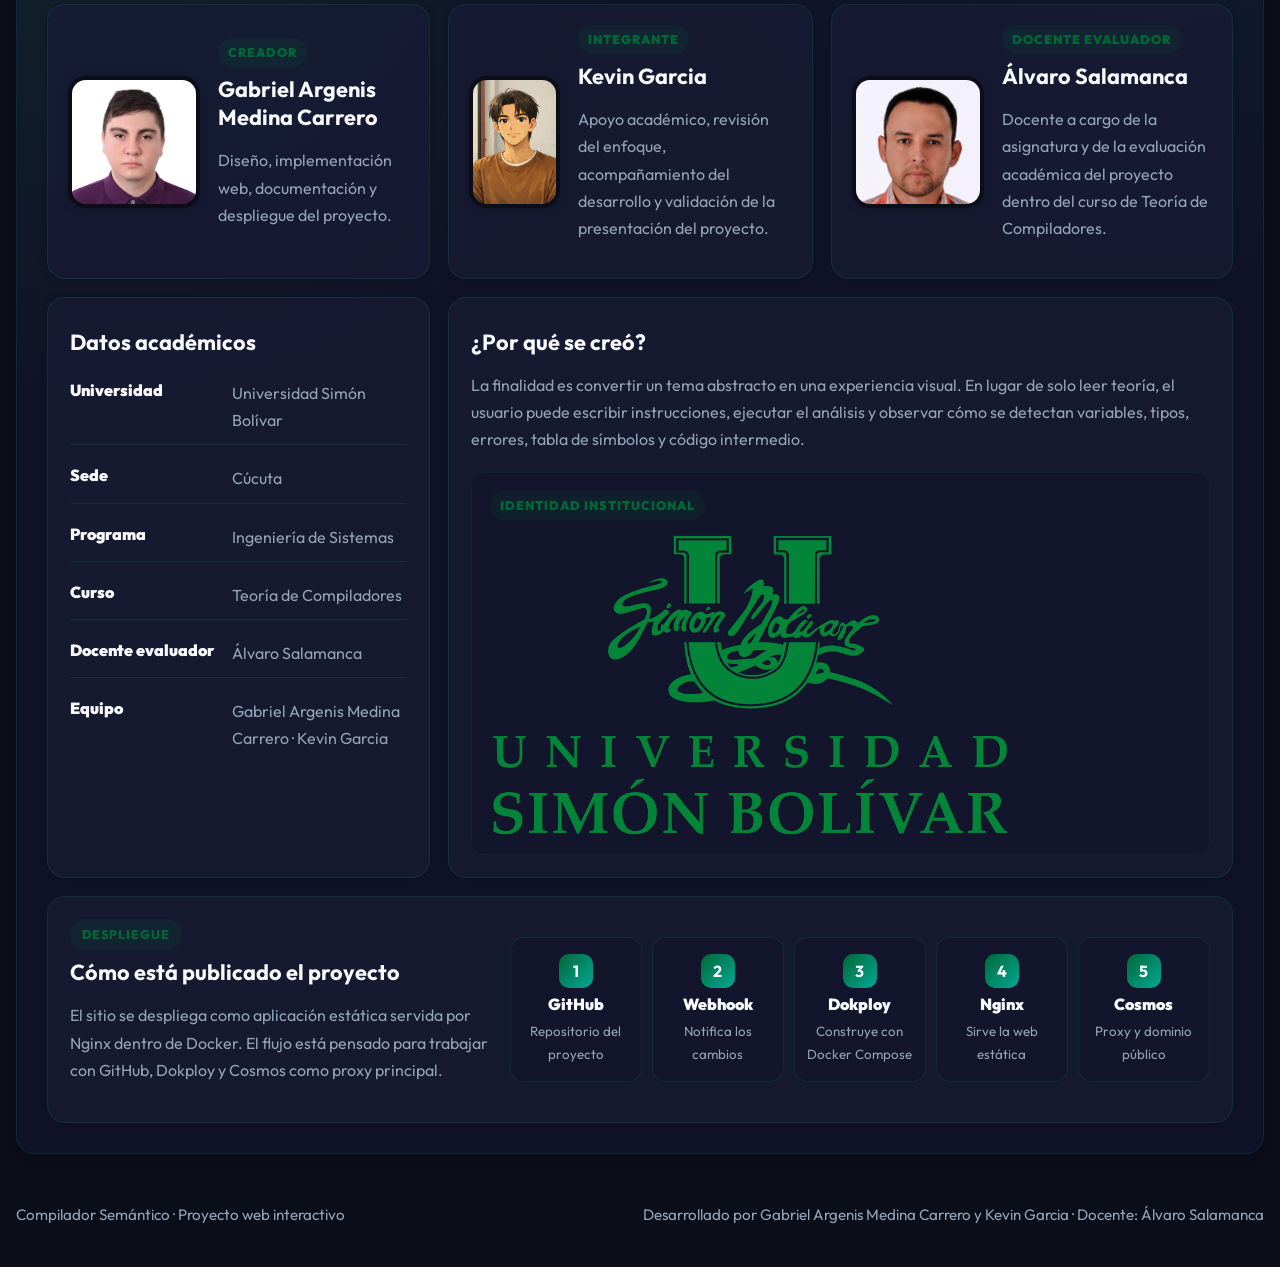
<file: OVAS/Kevin - Gabriel/compilador-semantico-web-main/index.html>
<!doctype html>
<html lang="es" class="ova-phase-sem">
<head>
  <!--
    index.html
    Archivo principal de la interfaz.
    Aqui se define la estructura visual de la pagina: encabezado, secciones,
    editor de codigo, paneles de resultados, datos academicos y pie de pagina.
  -->
  <meta charset="utf-8" />
  <meta name="viewport" content="width=device-width, initial-scale=1" />
  <title>Compilador Semántico</title>
  <meta name="description" content="Analizador interactivo de expresiones, variables y validación semántica en un minilenguaje didáctico." />
  <meta name="theme-color" content="#08152D" />


  <!-- Metadatos Open Graph/Twitter: controlan la vista previa del enlace al compartirlo en WhatsApp o redes. -->
  <meta property="og:type" content="website" />
  <meta property="og:site_name" content="Compilador Semántico" />
  <meta property="og:title" content="Compilador Semántico" />
  <meta property="og:description" content="Proyecto académico interactivo de análisis semántico con tokens, tabla de símbolos, errores explicados e integración en el Portal OVAS USB — Teoría de Compiladores." />
  <meta property="og:url" content="" />
  <meta property="og:image" content="social-preview.png?v=8" />
  <meta property="og:image:secure_url" content="social-preview.png?v=8" />
  <meta property="og:image:width" content="1200" />
  <meta property="og:image:height" content="630" />
  <meta property="og:image:alt" content="Vista previa del proyecto Compilador Semántico" />
  <meta property="og:image:type" content="image/png" />

  <meta name="twitter:card" content="summary_large_image" />
  <meta name="twitter:title" content="Compilador Semántico" />
  <meta name="twitter:description" content="Proyecto académico interactivo de análisis semántico — Portal OVAS USB." />
  <meta name="twitter:image" content="social-preview.png?v=8" />

  <!-- Resuelve URLs absolutas de Open Graph según la ruta real (GitHub Pages, portal USB, Dokploy). -->
  <script>
    (function () {
      var pageUrl = window.location.href.split('#')[0];
      var baseUrl = pageUrl.replace(/[^/]*$/, '');
      var imageUrl = baseUrl + 'social-preview.png?v=8';
      function setMeta(selector, value) {
        var el = document.querySelector(selector);
        if (el) el.setAttribute('content', value);
      }
      setMeta('meta[property="og:url"]', pageUrl);
      setMeta('meta[property="og:image"]', imageUrl);
      setMeta('meta[property="og:image:secure_url"]', imageUrl);
      setMeta('meta[name="twitter:image"]', imageUrl);
    })();
  </script>


  <!-- Iconos, manifest y hoja de estilos principal. El parametro ?v ayuda a evitar que el navegador cargue archivos antiguos. -->
  <link rel="icon" type="image/svg+xml" href="favicon.svg?v=3" />
  <link rel="icon" type="image/png" href="favicon.png?v=3" />
  <link rel="shortcut icon" href="favicon.ico?v=3" />
  <link rel="apple-touch-icon" href="apple-touch-icon.png?v=3" />
  <link rel="manifest" href="site.webmanifest" />
  <link rel="stylesheet" href="../../shared/usb-ova-tokens.css" />
  <link rel="stylesheet" href="../../shared/usb-ova-components.css" />
  <script src="../../shared/usb-ova-theme.js"></script>
  <link rel="stylesheet" href="styles.css?v=1.6.0" />
</head>
<body class="usb-ova-body ova-phase-sem">

  <!-- Encabezado institucional USB + navegación académica -->
  <header class="ova-header sem-site-header">
    <div class="ova-header__brand">
      <a href="#inicio" class="sem-brand-link" aria-label="Inicio">
        <div class="ova-header__icon" aria-hidden="true">&lt;/&gt;</div>
        <div class="ova-header__text">
          <h1 class="ova-header__title">Compilador Semántico</h1>
          <p class="ova-header__subtitle">Kevin &amp; Gabriel · Análisis semántico interactivo</p>
        </div>
      </a>
      <span class="ova-header__meta">Fase 3</span>
    </div>
    <nav class="sem-main-nav ova-header__actions" aria-label="Navegación principal">
      <a href="#inicio" class="ova-btn-secondary sem-nav-link">Inicio</a>
      <a href="#fases" class="ova-btn-secondary sem-nav-link">Fases</a>
      <a href="#demo" class="ova-btn-secondary sem-nav-link">Demo</a>
      <a href="#documentacion" class="ova-btn-secondary sem-nav-link">Documentación</a>
      <a href="#acerca" class="ova-btn-secondary sem-nav-link">Acerca de</a>
    </nav>
  </header>

  <main>

    <!-- Seccion de inicio: explica rapidamente que hace el compilador semantico. -->
    <section id="inicio" class="hero-section">
      <div class="container hero-grid">
        <div class="hero-copy card soft-card">
          <span class="eyebrow">Analizador interactivo</span>
          <h1>Comprende tu código.<br><span>Detecta lo que importa.</span></h1>
          <p>
            Este compilador semántico analiza un minilenguaje paso a paso: reconoce tokens,
            valida estructura, verifica significados, construye la tabla de símbolos y genera
            una representación intermedia del programa.
          </p>
          <div class="hero-badges">
            <div class="info-pill"><span>🛡</span> Validación semántica precisa</div>
            <div class="info-pill"><span>▦</span> Tabla de símbolos dinámica</div>
            <div class="info-pill"><span>⌘</span> Código intermedio didáctico</div>
          </div>
        </div>


        <!-- Flujo del compilador: cada boton cambia la descripcion de la fase usando analyzer.js. -->
        <div id="fases" class="flow-card card soft-card">
          <div class="section-topline">
            <h2>Flujo del compilador</h2>
            <p>Explora cada etapa del análisis.</p>
          </div>

          <div class="phase-flow" role="tablist" aria-label="Fases del compilador">
            <button class="phase-button phase-card active" type="button" data-phase="fuente">
              <span class="phase-icon">📄</span>
              <strong>Fuente</strong>
              <small>Código original</small>
            </button>
            <span class="phase-arrow">→</span>
            <button class="phase-button phase-card" type="button" data-phase="lexico">
              <span class="phase-icon">🔎</span>
              <strong>Léxico</strong>
              <small>Tokens</small>
            </button>
            <span class="phase-arrow">→</span>
            <button class="phase-button phase-card" type="button" data-phase="sintactico">
              <span class="phase-icon">{ }</span>
              <strong>Sintáctico</strong>
              <small>Estructura</small>
            </button>
            <span class="phase-arrow">→</span>
            <button class="phase-button phase-card highlight" type="button" data-phase="semantico">
              <span class="phase-icon">✓</span>
              <strong>Semántico</strong>
              <small>Significado</small>
            </button>
            <span class="phase-arrow">→</span>
            <button class="phase-button phase-card" type="button" data-phase="intermedio">
              <span class="phase-icon">▤</span>
              <strong>Código intermedio</strong>
              <small>Representación</small>
            </button>
          </div>

          <article class="phase-detail public-detail" id="phaseDetail">
            <span class="phase-detail__tag">Entrada</span>
            <h3>Código fuente</h3>
            <p>Es el texto que el usuario escribe en el editor. Aún no ha sido validado.</p>
            <ul>
              <li><strong>Qué hace:</strong> recibe el programa original.</li>
              <li><strong>Qué produce:</strong> la entrada que luego será separada en tokens.</li>
              <li><strong>Qué se ve:</strong> el contenido completo del editor.</li>
            </ul>
          </article>
        </div>
      </div>
    </section>


    <!-- Bloque de reconocimiento: resume que elementos entiende el analizador. -->
    <section class="recognition-section">
      <div class="container recognition-grid card soft-card">
        <div class="recognition-copy">
          <span class="eyebrow">Qué reconoce</span>
          <h2>Qué entiende este analizador</h2>
          <p>Estos son algunos de los elementos clave que el motor identifica, valida y explica.</p>
        </div>

        <article class="mini-feature">
          <div class="mini-feature__icon violet">123</div>
          <div>
            <h3>Tipos de datos</h3>
            <p>Enteros, decimales, textos y lógicos.</p>
            <div class="chips">
              <span>20</span>
              <span>4.5</span>
              <span>"Gabriel"</span>
              <span>verdadero</span>
            </div>
          </div>
        </article>

        <article class="mini-feature">
          <div class="mini-feature__icon cyan">▦</div>
          <div>
            <h3>Declaraciones</h3>
            <p>Variables con tipo y valor inicial.</p>
            <code class="code-pill">entero edad = 20;</code>
          </div>
        </article>

        <article class="mini-feature">
          <div class="mini-feature__icon orange">&lt;&gt;</div>
          <div>
            <h3>Operadores</h3>
            <p>Aritméticos, relacionales y lógicos.</p>
            <div class="chips">
              <span>+</span><span>-</span><span>*</span><span>/</span><span>&gt;=</span><span>==</span><span>&amp;&amp;</span><span>||</span>
            </div>
          </div>
        </article>

        <article class="mini-feature">
          <div class="mini-feature__icon red">!</div>
          <div>
            <h3>Errores detectados</h3>
            <p>Sintaxis y semántica con ayuda clara.</p>
            <div class="chips chips-error">
              <span>variable no declarada</span>
              <span>tipo incompatible</span>
            </div>
          </div>
        </article>
      </div>
    </section>


    <!-- Demo interactiva: editor, botones de ejemplos, metricas y pestanas de resultados. -->
    <section id="demo" class="demo-section">
      <div class="container">
        <div class="demo-shell ova-panel">
          <div class="ova-panel__header">Demo interactiva · Análisis semántico</div>
          <div class="ova-panel__body demo-panel-body">
            <div class="demo-toolbar">
              <div class="toolbar-group example-buttons">
                <button type="button" class="ova-btn-secondary" data-example="ok">✔ Ejemplo correcto</button>
                <button type="button" class="ova-btn-secondary" data-example="errors">✖ Ejemplo con errores</button>
                <button type="button" class="ova-btn-secondary" data-example="logic">⎇ Condicional</button>
              </div>
              <div class="toolbar-group action-buttons">
                <button id="runButton" class="ova-btn-primary" type="button">▶ Analizar código</button>
                <button id="clearButton" class="ova-btn-secondary" type="button">🗑 Limpiar</button>
              </div>
            </div>

            <div class="demo-layout">
              <section class="ova-panel editor-panel" aria-label="Editor de código">
                <div class="ova-panel__header">Código fuente</div>
                <div class="ova-panel__body editor-panel-body">
                  <!-- textarea principal: analyzer.js lee este contenido para analizarlo. -->
                  <div class="editor-frame">
                    <textarea id="codeInput" spellcheck="false" aria-label="Código fuente"></textarea>
                  </div>
                </div>
              </section>

              <aside class="ova-panel result-summary" aria-label="Resumen del análisis">
                <div class="ova-panel__header">Métricas</div>
                <div class="ova-panel__body result-summary-body">
                  <div class="metric-grid">
                    <div class="metric-card">
                      <span class="metric-label">Tokens</span>
                      <strong id="tokenCount">0</strong>
                      <small>Reconocidos</small>
                    </div>
                    <div class="metric-card">
                      <span class="metric-label">Símbolos</span>
                      <strong id="symbolCount">0</strong>
                      <small>En tabla</small>
                    </div>
                    <div class="metric-card">
                      <span class="metric-label">Errores</span>
                      <strong id="errorCount">0</strong>
                      <small>Detectados</small>
                    </div>
                  </div>

                  <div id="verdict" class="verdict">Escribe código o carga un ejemplo para comenzar.</div>

                  <div class="summary-card">
                    <h3>Resultado del análisis</h3>
                    <p>
                      El sistema diferencia problemas de sintaxis y de semántica, muestra la línea,
                      explica el error y sugiere una forma de corregirlo.
                    </p>
                  </div>
                </div>
              </aside>
            </div>

            <!-- Pestanas de salida: los resultados se renderizan dinamicamente desde analyzer.js. -->
            <div class="tabs ova-tabs" role="tablist" aria-label="Resultados del compilador">
              <button class="tab ova-tab active" type="button" data-tab="errors">Errores</button>
              <button class="tab ova-tab" type="button" data-tab="symbols">Tabla de símbolos</button>
              <button class="tab ova-tab" type="button" data-tab="tokens">Tokens</button>
              <button class="tab ova-tab" type="button" data-tab="intermediate">Código intermedio</button>
              <button class="tab ova-tab" type="button" data-tab="steps">Explicación</button>
            </div>

            <div class="demo-results">
              <section id="errors" class="tab-panel ova-tab-content active"></section>
              <section id="symbols" class="tab-panel ova-tab-content"></section>
              <section id="tokens" class="tab-panel ova-tab-content"></section>
              <section id="intermediate" class="tab-panel ova-tab-content"></section>
              <section id="steps" class="tab-panel ova-tab-content"></section>
            </div>
          </div>
          <div id="semStatusBar" class="ova-status-bar ova-panel__footer" role="status" aria-live="polite">
            <span class="ova-status-bar__dot" aria-hidden="true"></span>
            <span id="semStatusText">Listo · escribe código o carga un ejemplo</span>
          </div>
        </div>
      </div>
    </section>


    <!-- Documentacion rapida del minilenguaje usado por la demo. -->
    <section id="documentacion" class="docs-section">
      <div class="container docs-grid">
        <article class="doc-card card soft-card">
          <span class="eyebrow">Documentación</span>
          <h2>MiniLenguaje incluido</h2>
          <p>La demo usa un minilenguaje compacto para que el análisis sea claro y fácil de seguir.</p>
          <ul class="doc-list">
            <li><strong>Tipos:</strong> <code>entero</code>, <code>decimal</code>, <code>texto</code>, <code>logico</code>.</li>
            <li><strong>Declaración:</strong> <code>entero edad = 20;</code></li>
            <li><strong>Asignación:</strong> <code>edad = edad + 1;</code></li>
            <li><strong>Salida:</strong> <code>imprimir(nombre);</code></li>
            <li><strong>Condición:</strong> <code>si (edad &gt;= 18) { ... }</code></li>
          </ul>
        </article>

        <article class="doc-card card soft-card">
          <span class="eyebrow">Interpretación</span>
          <h2>Cómo leer la salida</h2>
          <p>Después de ejecutar el análisis puedes revisar distintas vistas complementarias.</p>
          <ul class="doc-list">
            <li><strong>Errores:</strong> muestra línea, tipo de problema y sugerencia.</li>
            <li><strong>Tabla de símbolos:</strong> registra variables, tipos, ámbito y valor.</li>
            <li><strong>Tokens:</strong> lista cada lexema y su categoría.</li>
            <li><strong>Código intermedio:</strong> resume lo que el analizador entendió del programa.</li>
            <li><strong>Explicación:</strong> presenta una traza textual de las decisiones del análisis.</li>
          </ul>
        </article>
      </div>
    </section>


    <!-- Seccion Acerca de: datos academicos, integrantes, docente y despliegue. -->
    <section id="acerca" class="about-section">
      <div class="container about-shell card soft-card">
        <div class="about-header">
          <div>
            <span class="eyebrow eyebrow--green">Acerca de</span>
            <h2>Información del proyecto</h2>
            <p>
              Este proyecto fue desarrollado como una herramienta web interactiva para comprender,
              probar y explicar la etapa de análisis semántico dentro del proceso de compilación.
            </p>
          </div>
          <div class="institution-badge institution-badge--logo" aria-label="Universidad Simón Bolívar">
            <img src="assets/logo-unisimon-oficial.png" alt="Logosímbolo oficial Universidad Simón Bolívar" loading="lazy" />
            <span>Sede Cúcuta · Ingeniería de Sistemas</span>
          </div>
        </div>

        <div class="about-grid">
          <article class="creator-card creator-card--photo">
            <img src="assets/gabriel-medina.jpg" alt="Foto de Gabriel Argenis Medina Carrero" loading="lazy" />
            <div>
              <span class="creator-role">Creador</span>
              <h3>Gabriel Argenis Medina Carrero</h3>
              <p>Diseño, implementación web, documentación y despliegue del proyecto.</p>
            </div>
          </article>

          <article class="creator-card creator-card--photo">
            <img src="assets/kevin-garcia-animado.png" alt="Imagen animada de Kevin Garcia" loading="lazy" />
            <div>
              <span class="creator-role">Integrante</span>
              <h3>Kevin Garcia</h3>
              <p>Apoyo académico, revisión del enfoque, acompañamiento del desarrollo y validación de la presentación del proyecto.</p>
            </div>
          </article>

          <article class="creator-card creator-card--photo">
            <img src="assets/alvaro-salamanca.png" alt="Foto del docente Álvaro Salamanca" loading="lazy" />
            <div>
              <span class="creator-role">Docente evaluador</span>
              <h3>Álvaro Salamanca</h3>
              <p>Docente a cargo de la asignatura y de la evaluación académica del proyecto dentro del curso de Teoría de Compiladores.</p>
            </div>
          </article>

          <article class="project-info-card project-info-card--wide">
            <h3>Datos académicos</h3>
            <dl class="info-list">
              <div><dt>Universidad</dt><dd>Universidad Simón Bolívar</dd></div>
              <div><dt>Sede</dt><dd>Cúcuta</dd></div>
              <div><dt>Programa</dt><dd>Ingeniería de Sistemas</dd></div>
              <div><dt>Curso</dt><dd>Teoría de Compiladores</dd></div>
              <div><dt>Docente evaluador</dt><dd>Álvaro Salamanca</dd></div>
              <div><dt>Equipo</dt><dd>Gabriel Argenis Medina Carrero · Kevin Garcia</dd></div>
            </dl>
          </article>

          <article class="project-info-card project-info-card--why">
            <h3>¿Por qué se creó?</h3>
            <p>
              La finalidad es convertir un tema abstracto en una experiencia visual. En lugar de solo
              leer teoría, el usuario puede escribir instrucciones, ejecutar el análisis y observar cómo
              se detectan variables, tipos, errores, tabla de símbolos y código intermedio.
            </p>
            <div class="institution-logo-card">
              <span class="creator-role">Identidad institucional</span>
              <img src="assets/logo-unisimon-oficial.png" alt="Logosímbolo oficial Universidad Simón Bolívar" loading="lazy" />
            </div>
          </article>
        </div>

        <div id="despliegue" class="deployment-card">
          <div>
            <span class="eyebrow eyebrow--green">Despliegue</span>
            <h3>Cómo está publicado el proyecto</h3>
            <p>
              El sitio se despliega como aplicación estática servida por Nginx dentro de Docker.
              El flujo está pensado para trabajar con GitHub, Dokploy y Cosmos como proxy principal.
            </p>
          </div>

          <div class="deploy-flow" aria-label="Flujo de despliegue">
            <div><strong>1</strong><span>GitHub</span><small>Repositorio del proyecto</small></div>
            <div><strong>2</strong><span>Webhook</span><small>Notifica los cambios</small></div>
            <div><strong>3</strong><span>Dokploy</span><small>Construye con Docker Compose</small></div>
            <div><strong>4</strong><span>Nginx</span><small>Sirve la web estática</small></div>
            <div><strong>5</strong><span>Cosmos</span><small>Proxy y dominio público</small></div>
          </div>
        </div>
      </div>
    </section>

  </main>


  <!-- Pie de pagina con creditos del proyecto. -->
  <footer class="site-footer">
    <div class="container footer-inner">
      <p>Compilador Semántico · Proyecto web interactivo</p>
      <p>Desarrollado por Gabriel Argenis Medina Carrero y Kevin Garcia · Docente: Álvaro Salamanca</p>
    </div>
  </footer>
  <!-- Script principal: activa botones, analisis, pestanas y renderizado de resultados. -->
  <script src="analyzer.js?v=1.5.7"></script>
  <script>
    (function () {
      var embedded = window.self !== window.top;
      if (embedded) {
        document.documentElement.classList.add('sem-embedded');
        document.documentElement.setAttribute('data-ova-embedded', 'true');
      }

      document.addEventListener('DOMContentLoaded', function () {
        USB_OVA_THEME.init();

        var statusBar = document.getElementById('semStatusBar');
        var statusText = document.getElementById('semStatusText');
        var verdict = document.getElementById('verdict');
        var errorCount = document.getElementById('errorCount');

        function syncStatusBar() {
          if (!statusBar || !statusText || !verdict) return;
          var errors = parseInt(errorCount?.textContent || '0', 10) || 0;
          var text = verdict.textContent.trim();
          statusText.textContent = text || 'Listo · escribe código o carga un ejemplo';
          statusBar.classList.remove('status-ok', 'status-warn', 'status-err');
          if (verdict.classList.contains('ok')) {
            statusBar.classList.add('status-ok');
          } else if (verdict.classList.contains('bad') || errors > 0) {
            statusBar.classList.add('status-err');
          } else if (text.toLowerCase().indexOf('escribe') !== -1 || text.toLowerCase().indexOf('carga') !== -1) {
            statusBar.classList.add('status-warn');
          } else {
            statusBar.classList.add('status-ok');
          }
        }

        if (verdict) {
          new MutationObserver(syncStatusBar).observe(verdict, {
            childList: true,
            characterData: true,
            subtree: true,
            attributes: true,
            attributeFilter: ['class']
          });
        }
        if (errorCount) {
          new MutationObserver(syncStatusBar).observe(errorCount, {
            childList: true,
            characterData: true,
            subtree: true
          });
        }
        syncStatusBar();
      });
    })();
  </script>
</body>
</html>
</file>
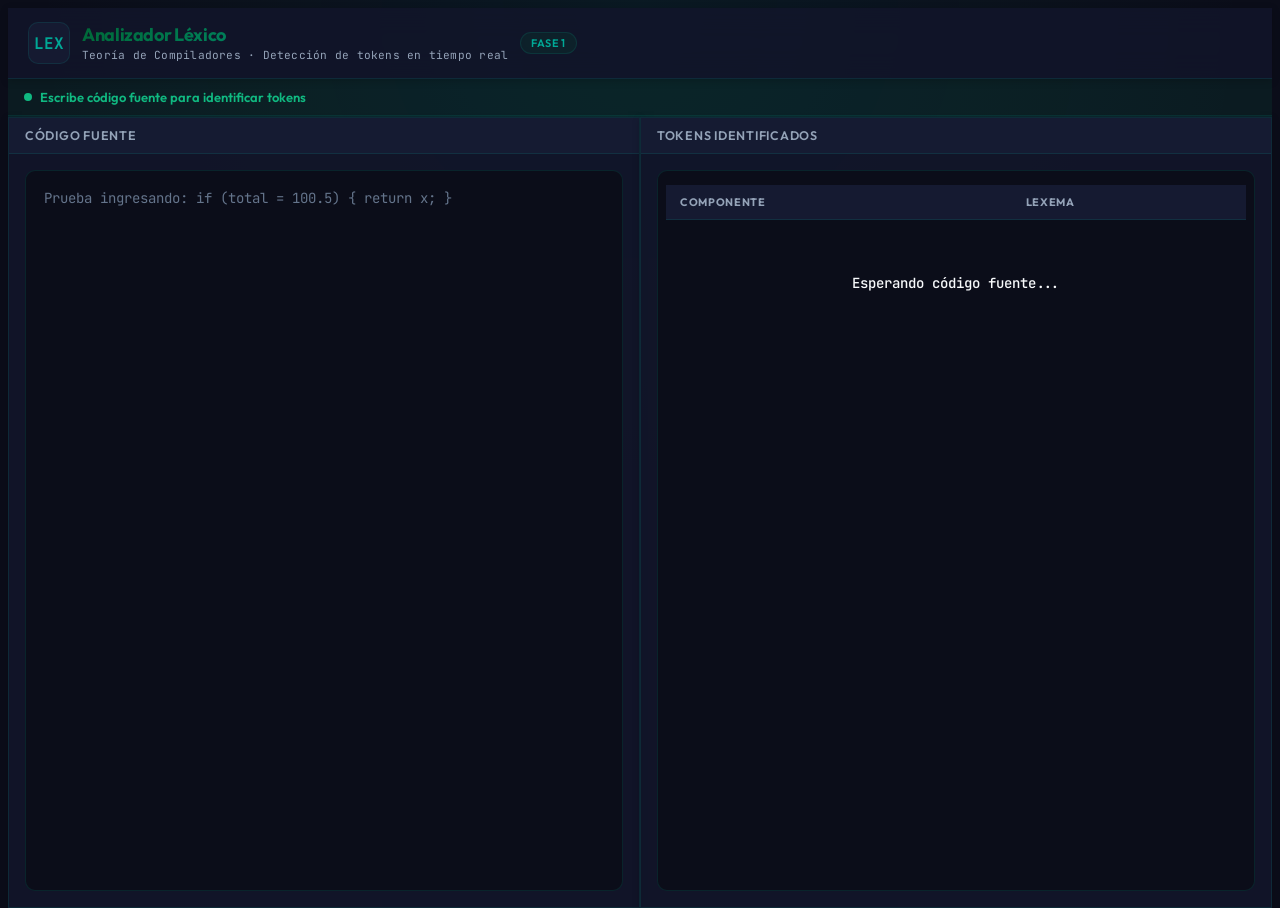
<file: OVAS/Marco - Cristian/analizador/index.html>
<!DOCTYPE html>
<html lang="es" class="ova-phase-lex">
<head>
    <meta charset="UTF-8">
    <meta name="viewport" content="width=device-width, initial-scale=1.0">
    <title>Analizador Léxico — Marco &amp; Cristian | USB</title>
    <link rel="stylesheet" href="../../shared/usb-ova-tokens.css">
    <link rel="stylesheet" href="../../shared/usb-ova-components.css">
    <script src="../../shared/usb-ova-theme.js"></script>
    <style>
        /* Estilos específicos — categorías de tokens (semántica académica) */
        :root,
        html.usb-ova-root {
            --keyword-bg: rgba(225, 29, 72, 0.14);
            --keyword-color: #fb7185;
            --keyword-border: #fb7185;
            --number-bg: rgba(3, 105, 161, 0.16);
            --number-color: #38bdf8;
            --number-border: #38bdf8;
            --identifier-bg: rgba(21, 128, 61, 0.16);
            --identifier-color: #4ade80;
            --identifier-border: #4ade80;
            --operator-bg: rgba(126, 34, 206, 0.14);
            --operator-color: #c084fc;
            --operator-border: #c084fc;
            --delimiter-bg: rgba(180, 83, 9, 0.14);
            --delimiter-color: #fbbf24;
            --delimiter-border: #fbbf24;
            --error-bg: rgba(185, 28, 28, 0.14);
            --error-color: #f87171;
            --error-border: #f87171;
        }

        html.usb-ova-light {
            --keyword-bg: #ffe4e6;
            --keyword-color: #e11d48;
            --keyword-border: #e11d48;
            --number-bg: #e0f2fe;
            --number-color: #0369a1;
            --number-border: #0369a1;
            --identifier-bg: #dcfce7;
            --identifier-color: #15803d;
            --identifier-border: #15803d;
            --operator-bg: #f3e8ff;
            --operator-color: #7e22ce;
            --operator-border: #7e22ce;
            --delimiter-bg: #fef3c7;
            --delimiter-color: #b45309;
            --delimiter-border: #b45309;
            --error-bg: #fee2e2;
            --error-color: #b91c1c;
            --error-border: #b91c1c;
        }

        html, body { height: 100%; }

        body.usb-ova-body {
            display: flex;
            flex-direction: column;
            min-height: 100vh;
            overflow: hidden;
        }

        .lex-app-main {
            flex: 1;
            min-height: 0;
            border-top: 1px solid var(--usb-border);
        }

        .lex-source-panel { border-right: 1px solid var(--usb-border); border-radius: 0; }
        .lex-tokens-panel { border-radius: 0; }

        .lex-panel-body {
            display: flex;
            flex-direction: column;
            flex: 1;
            min-height: 0;
            padding: 16px;
            gap: 12px;
        }

        #inputCodigo {
            width: 100%;
            flex: 1;
            min-height: 160px;
            padding: 16px 18px;
            border: 1px solid var(--usb-border);
            border-radius: var(--usb-radius-md);
            font-family: var(--usb-font-mono);
            font-size: 0.875rem;
            line-height: 1.65;
            resize: none;
            box-sizing: border-box;
            outline: none;
            background: var(--usb-bg);
            color: var(--usb-text);
            transition: border-color var(--usb-transition-fast), box-shadow var(--usb-transition-fast);
        }

        #inputCodigo:focus {
            border-color: var(--phase-lex);
            box-shadow: 0 0 0 3px rgba(0, 168, 150, 0.15);
        }

        #inputCodigo::placeholder { color: var(--usb-text-subtle); }

        .table-container {
            flex: 1;
            min-height: 200px;
            overflow-y: auto;
            border: 1px solid var(--usb-border);
            border-radius: var(--usb-radius-md);
            background: var(--usb-bg);
            padding: 8px;
            box-sizing: border-box;
        }

        .lex-token-table {
            width: 100%;
            border-collapse: separate;
            border-spacing: 0 6px;
        }

        .lex-token-table thead th {
            position: sticky;
            top: 0;
            z-index: 2;
            background: var(--usb-surface-elevated);
            color: var(--usb-text-muted);
            font-family: var(--usb-font-sans);
            font-size: 0.68rem;
            font-weight: 700;
            text-transform: uppercase;
            letter-spacing: 0.06em;
            padding: 10px 14px;
            border-bottom: 1px solid var(--usb-border);
        }

        .lex-token-table tbody td {
            padding: 10px 14px;
            font-size: 0.875rem;
            transition: box-shadow 0.2s ease;
        }

        .lex-token-table tr td:first-child {
            border-top-left-radius: var(--usb-radius-md);
            border-bottom-left-radius: var(--usb-radius-md);
            border-left: 3px solid transparent;
        }

        .lex-token-table tr td:last-child {
            border-top-right-radius: var(--usb-radius-md);
            border-bottom-right-radius: var(--usb-radius-md);
        }

        .row-keyword { background: var(--keyword-bg); color: var(--keyword-color); }
        .row-keyword td:first-child { border-left-color: var(--keyword-border); }
        .row-keyword:hover td { box-shadow: 0 4px 12px rgba(225, 29, 72, 0.12); }

        .row-number { background: var(--number-bg); color: var(--number-color); }
        .row-number td:first-child { border-left-color: var(--number-border); }
        .row-number:hover td { box-shadow: 0 4px 12px rgba(3, 105, 161, 0.12); }

        .row-identifier { background: var(--identifier-bg); color: var(--identifier-color); }
        .row-identifier td:first-child { border-left-color: var(--identifier-border); }
        .row-identifier:hover td { box-shadow: 0 4px 12px rgba(21, 128, 61, 0.12); }

        .row-operator { background: var(--operator-bg); color: var(--operator-color); }
        .row-operator td:first-child { border-left-color: var(--operator-border); }
        .row-operator:hover td { box-shadow: 0 4px 12px rgba(126, 34, 206, 0.12); }

        .row-delimiter { background: var(--delimiter-bg); color: var(--delimiter-color); }
        .row-delimiter td:first-child { border-left-color: var(--delimiter-border); }
        .row-delimiter:hover td { box-shadow: 0 4px 12px rgba(180, 83, 9, 0.12); }

        .row-error { background: var(--error-bg); color: var(--error-color); font-weight: 600; animation: lex-shake 0.4s ease; }
        .row-error td:first-child { border-left-color: var(--error-border); }

        .badge-text {
            font-family: var(--usb-font-mono);
            font-weight: 700;
            font-size: 0.75rem;
            letter-spacing: 0.04em;
        }

        .lex-token-table code {
            font-family: var(--usb-font-mono);
            font-weight: 600;
            background: rgba(255, 255, 255, 0.08);
            padding: 2px 8px;
            border-radius: var(--usb-radius-sm);
            font-size: 0.8125rem;
        }

        html.usb-ova-light .lex-token-table code {
            background: rgba(255, 255, 255, 0.65);
        }

        .lex-empty-cell {
            text-align: center;
            padding: 48px 16px !important;
            color: var(--usb-text-muted);
            font-weight: 500;
            background: transparent !important;
            border-left: none !important;
        }

        @keyframes lex-shake {
            0%, 100% { transform: translateX(0); }
            25% { transform: translateX(-4px); }
            75% { transform: translateX(4px); }
        }

        @media (max-width: 768px) {
            .lex-source-panel { border-right: none; border-bottom: 1px solid var(--usb-border); }
        }
    </style>
</head>
<body class="usb-ova-body ova-phase-lex">

<header class="ova-header">
    <div class="ova-header__brand">
        <div class="ova-header__icon" aria-hidden="true">LEX</div>
        <div class="ova-header__text">
            <h1 class="ova-header__title">Analizador Léxico</h1>
            <p class="ova-header__subtitle">Teoría de Compiladores · Detección de tokens en tiempo real</p>
        </div>
        <span class="ova-header__meta">Fase 1</span>
    </div>
</header>

<div id="lex-status" class="ova-status-bar status-ok">
    <span class="ova-status-bar__dot"></span>
    Escribe código fuente para identificar tokens
</div>

<main class="lex-app-main ova-layout-split">

    <section class="ova-panel lex-source-panel">
        <div class="ova-panel__header">Código fuente</div>
        <div class="ova-panel__body lex-panel-body">
            <textarea id="inputCodigo" aria-label="Código fuente" placeholder="Prueba ingresando: if (total = 100.5) { return x; }"></textarea>
        </div>
    </section>

    <section class="ova-panel lex-tokens-panel">
        <div class="ova-panel__header">Tokens identificados</div>
        <div class="ova-panel__body lex-panel-body">
            <div class="table-container">
                <table class="ova-table lex-token-table">
                    <thead>
                        <tr>
                            <th>Componente</th>
                            <th>Lexema</th>
                        </tr>
                    </thead>
                    <tbody id="tablaTokens">
                        <tr>
                            <td colspan="2" class="lex-empty-cell">Esperando código fuente...</td>
                        </tr>
                    </tbody>
                </table>
            </div>
        </div>
    </section>

</main>

<script>
    const TOKEN_RULES = [
        { type: 'KEYWORD',    regex: /^(if|else|while|return)\b/ },
        { type: 'NUMBER',     regex: /^\d+(\.\d+)?/ },
        { type: 'IDENTIFIER', regex: /^[a-zA-Z_][a-zA-Z0-9_]*/ },
        { type: 'OPERATOR',   regex: /^[+\-*/=]/ },
        { type: 'DELIMITER',  regex: /^[(){};,]/ },
        { type: 'SKIP',       regex: /^[ \t\n\r]+/ },
        { type: 'MISMATCH',   regex: /^./ }
    ];

    const inputCodigo = document.getElementById('inputCodigo');
    const tablaTokens = document.getElementById('tablaTokens');
    const lexStatus = document.getElementById('lex-status');

    const EMPTY_ROW = `<tr><td colspan="2" class="lex-empty-cell">Esperando código fuente...</td></tr>`;

    function setLexStatus(message, type) {
        if (!lexStatus) return;
        lexStatus.className = 'ova-status-bar status-' + (type || 'ok');
        lexStatus.innerHTML = `<span class="ova-status-bar__dot"></span> ${message}`;
    }

    inputCodigo.addEventListener('input', () => {
        let codigo = inputCodigo.value;

        if (codigo.trim() === "") {
            tablaTokens.innerHTML = EMPTY_ROW;
            setLexStatus('Escribe código fuente para identificar tokens', 'ok');
            return;
        }

        let htmlResultado = "";
        let posicion = 0;
        let tokenCount = 0;

        while (posicion < codigo.length) {
            let substringActual = codigo.substring(posicion);
            let coincidenciaEncontrada = false;

            for (const rule of TOKEN_RULES) {
                const match = substringActual.match(rule.regex);

                if (match) {
                    const valor = match[0];
                    posicion += valor.length;
                    coincidenciaEncontrada = true;

                    if (rule.type === 'SKIP') break;

                    if (rule.type === 'MISMATCH') {
                        htmlResultado += `<tr class="row-error">
                            <td><span class="badge-text">❌ ERROR</span></td>
                            <td>Carácter inválido: '${valor}'</td>
                        </tr>`;
                        tokenCount++;
                    } else {
                        const rowClass = `row-${rule.type.toLowerCase()}`;
                        htmlResultado += `<tr class="${rowClass}">
                            <td><span class="badge-text">${rule.type}</span></td>
                            <td><code>${escaparHTML(valor)}</code></td>
                        </tr>`;
                        tokenCount++;
                    }
                    break;
                }
            }
        }

        tablaTokens.innerHTML = htmlResultado;
        setLexStatus(`${tokenCount} token${tokenCount === 1 ? '' : 's'} identificado${tokenCount === 1 ? '' : 's'}`, tokenCount > 0 ? 'ok' : 'ok');
    });

    function escaparHTML(string) {
        return string.replace(/&/g, "&amp;").replace(/</g, "&lt;").replace(/>/g, "&gt;");
    }

    document.addEventListener('DOMContentLoaded', () => {
        USB_OVA_THEME.init();
    });
</script>

</body>
</html>
</file>
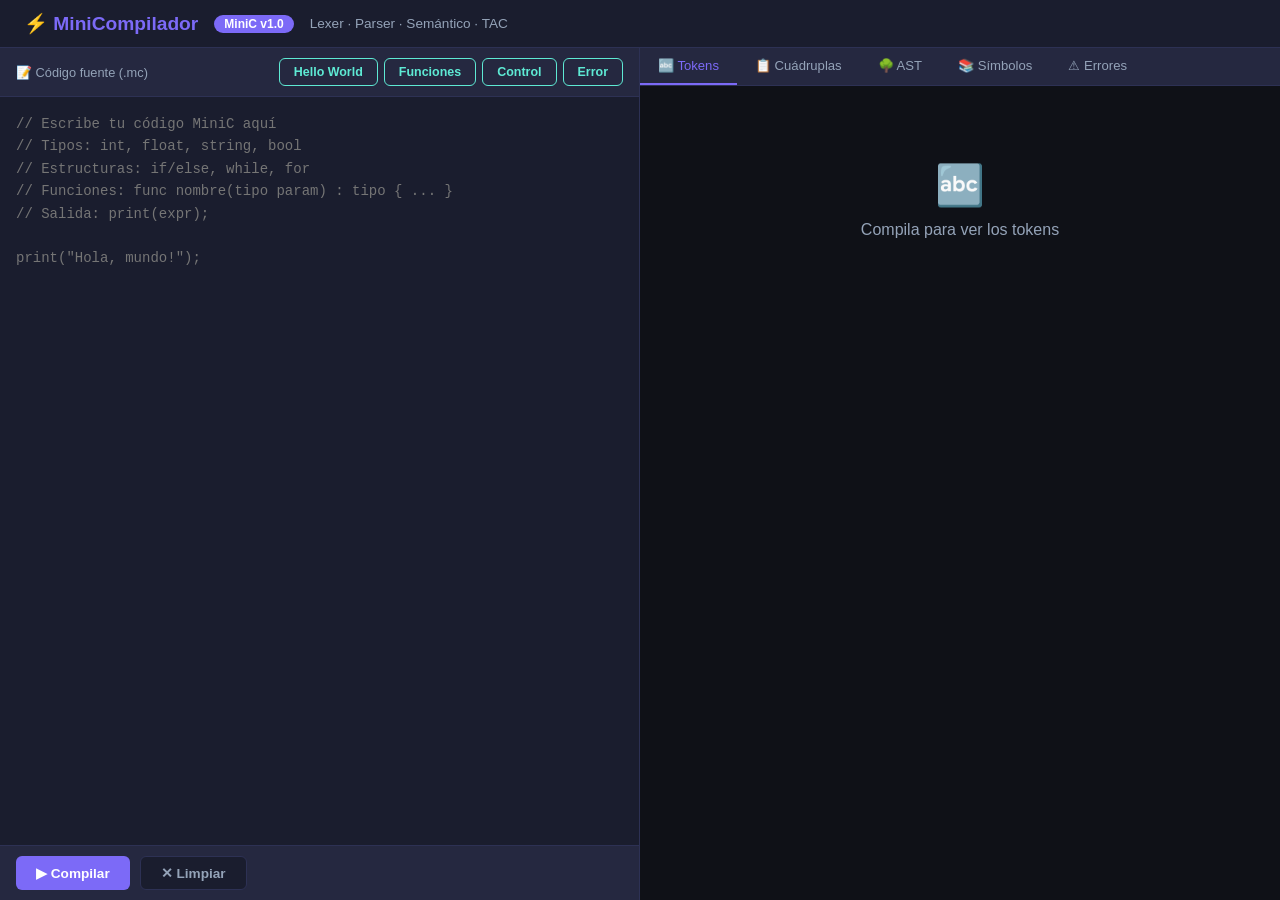
<file: OVAS/Islender - Jhoan/mini_compiler/frontend/templates/index.html>
<!DOCTYPE html>
<html lang="es">
<head>
<meta charset="UTF-8">
<meta name="viewport" content="width=device-width, initial-scale=1.0">
<title>MiniCompilador</title>
<style>
  :root {
    --bg: #0f1117; --surface: #1a1d2e; --surface2: #252840;
    --accent: #7c6af7; --accent2: #5eead4;
    --text: #e2e8f0; --text2: #94a3b8;
    --green: #4ade80; --red: #f87171; --yellow: #fbbf24;
    --border: #2d3154;
  }
  * { box-sizing: border-box; margin: 0; padding: 0; }
  body { background: var(--bg); color: var(--text); font-family: 'Segoe UI', sans-serif; height: 100vh; display: flex; flex-direction: column; }

  header { background: var(--surface); border-bottom: 1px solid var(--border); padding: 12px 24px; display: flex; align-items: center; gap: 16px; }
  header h1 { font-size: 1.2rem; font-weight: 700; color: var(--accent); }
  header span { color: var(--text2); font-size: 0.85rem; }
  .badge { background: var(--accent); color: #fff; padding: 2px 10px; border-radius: 12px; font-size: 0.75rem; font-weight: 600; }

  .main { display: grid; grid-template-columns: 1fr 1fr; flex: 1; overflow: hidden; }

  .editor-panel { display: flex; flex-direction: column; border-right: 1px solid var(--border); }
  .panel-header { background: var(--surface2); padding: 10px 16px; font-size: 0.8rem; color: var(--text2); display: flex; justify-content: space-between; align-items: center; border-bottom: 1px solid var(--border); }
  textarea#editor {
    flex: 1; background: var(--surface); color: var(--text); border: none; outline: none;
    padding: 16px; font-family: 'Courier New', monospace; font-size: 14px; resize: none;
    line-height: 1.6; tab-size: 4;
  }
  .toolbar { background: var(--surface2); padding: 10px 16px; display: flex; gap: 10px; border-top: 1px solid var(--border); }
  button {
    padding: 8px 20px; border: none; border-radius: 6px; cursor: pointer;
    font-size: 0.85rem; font-weight: 600; transition: all .2s;
  }
  .btn-compile { background: var(--accent); color: #fff; }
  .btn-compile:hover { background: #6454d4; }
  .btn-clear { background: var(--surface); color: var(--text2); border: 1px solid var(--border); }
  .btn-clear:hover { background: var(--surface2); }
  .btn-example { background: transparent; color: var(--accent2); border: 1px solid var(--accent2); font-size: 0.78rem; padding: 6px 14px; }
  .btn-example:hover { background: var(--accent2); color: var(--bg); }

  .results-panel { display: flex; flex-direction: column; overflow: hidden; }
  .tabs { display: flex; background: var(--surface2); border-bottom: 1px solid var(--border); }
  .tab { padding: 10px 18px; font-size: 0.82rem; cursor: pointer; color: var(--text2); border-bottom: 2px solid transparent; transition: .2s; }
  .tab.active { color: var(--accent); border-bottom-color: var(--accent); }
  .tab-content { flex: 1; overflow: auto; padding: 16px; display: none; }
  .tab-content.active { display: block; }

  /* Estado */
  .status-bar { padding: 8px 16px; font-size: 0.8rem; font-weight: 600; display: flex; align-items: center; gap: 8px; }
  .status-ok { background: rgba(74,222,128,.1); color: var(--green); }
  .status-err { background: rgba(248,113,113,.1); color: var(--red); }
  .dot { width: 8px; height: 8px; border-radius: 50%; display: inline-block; }

  /* Tokens */
  .token-table { width: 100%; border-collapse: collapse; font-size: 0.82rem; }
  .token-table th { background: var(--surface2); color: var(--text2); padding: 8px 12px; text-align: left; position: sticky; top: 0; }
  .token-table td { padding: 6px 12px; border-bottom: 1px solid var(--border); }
  .token-table tr:hover td { background: var(--surface2); }
  .token-type { display: inline-block; padding: 2px 8px; border-radius: 4px; font-size: 0.75rem; font-weight: 600; }
  .tt-keyword { background: rgba(124,106,247,.2); color: var(--accent); }
  .tt-literal { background: rgba(94,234,212,.2); color: var(--accent2); }
  .tt-operator { background: rgba(251,191,36,.2); color: var(--yellow); }
  .tt-identifier { background: rgba(74,222,128,.2); color: var(--green); }
  .tt-delimiter { background: rgba(148,163,184,.15); color: var(--text2); }

  /* Cuádruplas */
  .quad-table { width: 100%; border-collapse: collapse; font-size: 0.82rem; font-family: monospace; }
  .quad-table th { background: var(--surface2); color: var(--text2); padding: 8px 12px; text-align: left; position: sticky; top: 0; }
  .quad-table td { padding: 6px 12px; border-bottom: 1px solid var(--border); }
  .quad-table tr:hover td { background: var(--surface2); }
  .quad-idx { color: var(--text2); }
  .quad-op { color: var(--accent); font-weight: 700; }
  .quad-dash { color: var(--border); }

  /* AST */
  .ast-tree { font-family: monospace; font-size: 0.82rem; line-height: 1.8; white-space: pre; }
  .ast-node { color: var(--accent); }
  .ast-val { color: var(--accent2); }
  .ast-leaf { color: var(--text2); }

  /* Errores */
  .error-list { display: flex; flex-direction: column; gap: 8px; }
  .error-item { background: rgba(248,113,113,.08); border: 1px solid rgba(248,113,113,.3); border-radius: 6px; padding: 10px 14px; font-size: 0.85rem; color: var(--red); }
  .no-errors { color: var(--green); text-align: center; padding: 40px; }

  /* Tabla de símbolos */
  .sym-table { width: 100%; border-collapse: collapse; font-size: 0.82rem; }
  .sym-table th { background: var(--surface2); color: var(--text2); padding: 8px 12px; text-align: left; position: sticky; top: 0; }
  .sym-table td { padding: 6px 12px; border-bottom: 1px solid var(--border); font-family: monospace; }
  .sym-table tr:hover td { background: var(--surface2); }

  .empty-state { color: var(--text2); text-align: center; padding: 60px 20px; }
  .empty-state .icon { font-size: 2.5rem; margin-bottom: 12px; }
  ::-webkit-scrollbar { width: 6px; height: 6px; }
  ::-webkit-scrollbar-track { background: var(--surface); }
  ::-webkit-scrollbar-thumb { background: var(--border); border-radius: 3px; }
</style>
</head>
<body>
<header>
  <h1>⚡ MiniCompilador</h1>
  <span class="badge">MiniC v1.0</span>
  <span>Lexer · Parser · Semántico · TAC</span>
</header>

<div class="main">
  <!-- Editor -->
  <div class="editor-panel">
    <div class="panel-header">
      <span>📝 Código fuente (.mc)</span>
      <div style="display:flex;gap:6px">
        <button class="btn-example" onclick="loadExample('hello')">Hello World</button>
        <button class="btn-example" onclick="loadExample('func')">Funciones</button>
        <button class="btn-example" onclick="loadExample('ctrl')">Control</button>
        <button class="btn-example" onclick="loadExample('err')">Error</button>
      </div>
    </div>
    <textarea id="editor" spellcheck="false" placeholder="// Escribe tu código MiniC aquí
// Tipos: int, float, string, bool
// Estructuras: if/else, while, for
// Funciones: func nombre(tipo param) : tipo { ... }
// Salida: print(expr);

print(&quot;Hola, mundo!&quot;);"></textarea>
    <div class="toolbar">
      <button class="btn-compile" onclick="compile()">▶ Compilar</button>
      <button class="btn-clear" onclick="clearAll()">✕ Limpiar</button>
    </div>
  </div>

  <!-- Resultados -->
  <div class="results-panel">
    <div id="status-bar" class="status-bar" style="display:none"></div>
    <div class="tabs">
      <div class="tab active" onclick="showTab('tokens')">🔤 Tokens</div>
      <div class="tab" onclick="showTab('quads')">📋 Cuádruplas</div>
      <div class="tab" onclick="showTab('ast')">🌳 AST</div>
      <div class="tab" onclick="showTab('symbols')">📚 Símbolos</div>
      <div class="tab" onclick="showTab('errors')">⚠ Errores</div>
    </div>
    <div id="tab-tokens" class="tab-content active">
      <div class="empty-state"><div class="icon">🔤</div><div>Compila para ver los tokens</div></div>
    </div>
    <div id="tab-quads" class="tab-content">
      <div class="empty-state"><div class="icon">📋</div><div>Compila para ver las cuádruplas</div></div>
    </div>
    <div id="tab-ast" class="tab-content">
      <div class="empty-state"><div class="icon">🌳</div><div>Compila para ver el AST</div></div>
    </div>
    <div id="tab-symbols" class="tab-content">
      <div class="empty-state"><div class="icon">📚</div><div>Compila para ver la tabla de símbolos</div></div>
    </div>
    <div id="tab-errors" class="tab-content">
      <div class="empty-state"><div class="icon">✅</div><div>Sin errores por ahora</div></div>
    </div>
  </div>
</div>

<script>
const EXAMPLES = {
  hello: `// Hola Mundo\nprint("Hola, mundo!");`,
  func: `func suma(int a, int b) : int {\n    return a + b;\n}\n\nint resultado = suma(10, 20);\nprint(resultado);`,
  ctrl: `int x = 10;\n\nif (x > 5) {\n    print("x es mayor que 5");\n} else {\n    print("x es menor o igual");\n}\n\nint i = 0;\nwhile (i < 3) {\n    print(i);\n    i = i + 1;\n}`,
  err: `// Error semántico: variable no declarada\nprint(variableNoDeclarada);`
};

function loadExample(key) {
  document.getElementById('editor').value = EXAMPLES[key];
}

function showTab(name) {
  document.querySelectorAll('.tab').forEach((t,i) => {
    const names = ['tokens','quads','ast','symbols','errors'];
    t.classList.toggle('active', names[i] === name);
  });
  document.querySelectorAll('.tab-content').forEach(c => c.classList.remove('active'));
  document.getElementById('tab-' + name).classList.add('active');
}

function clearAll() {
  document.getElementById('editor').value = '';
  const sb = document.getElementById('status-bar');
  sb.style.display = 'none';
  ['tokens','quads','ast','symbols','errors'].forEach(t => {
    document.getElementById('tab-'+t).innerHTML = `<div class="empty-state"><div class="icon">⏳</div><div>Compila para ver resultados</div></div>`;
  });
}

async function compile() {
  const source = document.getElementById('editor').value.trim();
  if (!source) return;
  const btn = document.querySelector('.btn-compile');
  btn.textContent = '⏳ Compilando...'; btn.disabled = true;

  try {
    const resp = await fetch('/compile', {
      method: 'POST', headers: {'Content-Type':'application/json'},
      body: JSON.stringify({source})
    });
    const data = await resp.json();
    renderResults(data);
  } catch(e) {
    renderError('Error de conexión: ' + e.message);
  } finally {
    btn.textContent = '▶ Compilar'; btn.disabled = false;
  }
}

function renderResults(data) {
  // Status
  const sb = document.getElementById('status-bar');
  sb.style.display = 'flex';
  if (data.success) {
    sb.className = 'status-bar status-ok';
    sb.innerHTML = `<span class="dot" style="background:var(--green)"></span> Compilación exitosa — ${data.tokens.length} tokens · ${data.quadruples.length} cuádruplas`;
  } else {
    sb.className = 'status-bar status-err';
    sb.innerHTML = `<span class="dot" style="background:var(--red)"></span> Errores encontrados (${data.errors.length})`;
    showTab('errors');
  }

  // Tokens
  const keywords = new Set(['INT','FLOAT_KW','STRING_KW','BOOL','IF','ELSE','WHILE','FOR','RETURN','FUNC','VOID','PRINT','TRUE','FALSE','BOOLEAN']);
  const literals = new Set(['INTEGER','FLOAT','STRING','BOOLEAN']);
  const operators = new Set(['PLUS','MINUS','STAR','SLASH','PERCENT','EQ','NEQ','LT','GT','LTE','GTE','AND','OR','NOT','ASSIGN']);
  const delimiters = new Set(['LPAREN','RPAREN','LBRACE','RBRACE','LBRACKET','RBRACKET','SEMICOLON','COMMA','COLON']);

  function tokenClass(type) {
    if (keywords.has(type)) return 'tt-keyword';
    if (literals.has(type)) return 'tt-literal';
    if (operators.has(type)) return 'tt-operator';
    if (type === 'IDENTIFIER') return 'tt-identifier';
    if (delimiters.has(type)) return 'tt-delimiter';
    return '';
  }

  const toks = data.tokens.filter(t => t.type !== 'EOF');
  document.getElementById('tab-tokens').innerHTML = toks.length === 0
    ? `<div class="empty-state"><div class="icon">🔤</div><div>Sin tokens</div></div>`
    : `<table class="token-table"><thead><tr><th>#</th><th>Tipo</th><th>Valor</th><th>Línea</th><th>Col</th></tr></thead><tbody>
    ${toks.map((t,i) => `<tr><td class="quad-idx">${i+1}</td>
      <td><span class="token-type ${tokenClass(t.type)}">${t.type}</span></td>
      <td><code>${escHtml(t.value)}</code></td>
      <td>${t.line}</td><td>${t.column}</td></tr>`).join('')}
    </tbody></table>`;

  // Cuádruplas
  document.getElementById('tab-quads').innerHTML = data.quadruples.length === 0
    ? `<div class="empty-state"><div class="icon">📋</div><div>Sin cuádruplas generadas</div></div>`
    : `<table class="quad-table"><thead><tr><th>#</th><th>Operador</th><th>Arg1</th><th>Arg2</th><th>Resultado</th></tr></thead><tbody>
    ${data.quadruples.map((q,i) => `<tr>
      <td class="quad-idx">${i+1}</td>
      <td class="quad-op">${escHtml(q.op)}</td>
      <td>${q.arg1 ? escHtml(q.arg1) : '<span class="quad-dash">—</span>'}</td>
      <td>${q.arg2 ? escHtml(q.arg2) : '<span class="quad-dash">—</span>'}</td>
      <td><strong>${escHtml(q.result)}</strong></td></tr>`).join('')}
    </tbody></table>`;

  // Errores
  document.getElementById('tab-errors').innerHTML = data.errors.length === 0
    ? `<div class="no-errors">✅ Sin errores de compilación</div>`
    : `<div class="error-list">${data.errors.map(e => `<div class="error-item">⚠ ${escHtml(e)}</div>`).join('')}</div>`;

  // Tabla de símbolos
  if (data.symbol_table) {
    const syms = data.symbol_table.symbols || {};
    const rows = Object.entries(syms);
    document.getElementById('tab-symbols').innerHTML = rows.length === 0
      ? `<div class="empty-state"><div class="icon">📚</div><div>Tabla de símbolos vacía</div></div>`
      : `<table class="sym-table"><thead><tr><th>Nombre</th><th>Tipo</th><th>Scope</th></tr></thead><tbody>
      ${rows.map(([n,s]) => `<tr><td>${escHtml(n)}</td><td>${escHtml(s.type)}</td><td>global</td></tr>`).join('')}
      </tbody></table>`;
  }

  // AST simple
  if (data.success) {
    document.getElementById('tab-ast').innerHTML = `<div class="ast-tree">${buildASTText(data)}</div>`;
  } else {
    document.getElementById('tab-ast').innerHTML = `<div class="empty-state"><div class="icon">🌳</div><div>AST no disponible (errores de compilación)</div></div>`;
  }
}

function buildASTText(data) {
  // Reconstruimos un AST visual básico desde las cuádruplas
  let lines = ['<span class="ast-node">ProgramNode</span>'];
  const quads = data.quadruples;
  let i = 0;
  while (i < quads.length) {
    const q = quads[i];
    if (q.op === 'FUNC_BEGIN') {
      lines.push(`├─ <span class="ast-node">FunctionDecl</span> <span class="ast-val">${escHtml(q.arg1)}</span>`);
    } else if (q.op === 'FUNC_END') {
      // nada
    } else if (q.op === 'PARAM') {
      lines.push(`│  ├─ <span class="ast-leaf">Param: ${escHtml(q.arg1)}</span>`);
    } else if (q.op === 'DECL') {
      lines.push(`├─ <span class="ast-node">VarDecl</span> <span class="ast-val">${escHtml(q.result)}</span>: ${escHtml(q.arg1)}`);
    } else if (q.op === '=') {
      lines.push(`├─ <span class="ast-node">Assign</span> <span class="ast-val">${escHtml(q.result)}</span> = ${escHtml(q.arg1)}`);
    } else if (q.op === 'PRINT') {
      lines.push(`├─ <span class="ast-node">Print</span>(<span class="ast-val">${escHtml(q.arg1)}</span>)`);
    } else if (q.op === 'LABEL') {
      lines.push(`├─ <span class="ast-leaf">Label: ${escHtml(q.result)}</span>`);
    } else if (q.op === 'IF_FALSE') {
      lines.push(`├─ <span class="ast-node">If</span> !${escHtml(q.arg1)} → ${escHtml(q.result)}`);
    } else if (q.op === 'GOTO') {
      lines.push(`│  └─ <span class="ast-leaf">goto ${escHtml(q.result)}</span>`);
    } else if (q.op === 'RETURN') {
      lines.push(`│  └─ <span class="ast-node">Return</span> ${q.arg1 ? escHtml(q.arg1) : 'void'}`);
    } else if (q.op === 'CALL') {
      lines.push(`├─ <span class="ast-node">Call</span> <span class="ast-val">${escHtml(q.arg1)}</span>(${q.arg2} args) → ${escHtml(q.result)}`);
    } else {
      lines.push(`├─ <span class="ast-leaf">${escHtml(q.op)} ${q.arg1||''} ${q.arg2||''} → ${escHtml(q.result)}</span>`);
    }
    i++;
  }
  return lines.join('\n');
}

function renderError(msg) {
  document.getElementById('tab-errors').innerHTML = `<div class="error-list"><div class="error-item">⚠ ${escHtml(msg)}</div></div>`;
  showTab('errors');
}

function escHtml(s) {
  if (!s) return '';
  return String(s).replace(/&/g,'&amp;').replace(/</g,'&lt;').replace(/>/g,'&gt;').replace(/"/g,'&quot;');
}

// Enter para compilar
document.getElementById('editor').addEventListener('keydown', e => {
  if (e.key === 'F5') { e.preventDefault(); compile(); }
  if (e.key === 'Tab') {
    e.preventDefault();
    const t = e.target, s = t.selectionStart;
    t.value = t.value.substring(0,s) + '    ' + t.value.substring(t.selectionEnd);
    t.selectionStart = t.selectionEnd = s + 4;
  }
});
</script>
</body>
</html>
</file>
<file: style.css>
/* ==========================================================================
   PORTAL ACADÉMICO OVAS COMPILADORES - UNIVERSIDAD SIMÓN BOLÍVAR
   Estilo: Institucional (70%) & Tecnológico (30%) - Profesional e Innovador
   ========================================================================== */

/* ── TOKENS DE DISEÑO & PALETA DE COLORES ────────────────────────────────── */
:root {
  /* Tipografía */
  --font-sans: 'Outfit', -apple-system, BlinkMacSystemFont, "Segoe UI", Roboto, sans-serif;
  --font-mono: 'JetBrains Mono', "Fira Code", monospace;

  /* Paleta Institucional - TEMA OSCURO (Por Defecto) */
  --bg-color: #0b0d19;                /* Azul muy profundo */
  --bg-grid: rgba(0, 104, 55, 0.04);   /* Verde USB de fondo */
  --surface-color: rgba(18, 22, 43, 0.75); /* Slate traslúcido */
  --surface-glow: rgba(0, 104, 55, 0.1);  /* Glow verde USB */
  
  /* Colores Corporativos USB */
  --color-primary: #006837;           /* Verde USB Institucional */
  --color-primary-hover: #004d28;
  --color-secondary: #00a896;         /* Turquesa Tecnológico */
  --color-secondary-hover: #008f7f;
  --color-support: #0f1e36;           /* Azul de Apoyo */
  
  /* Bordes y Controles */
  --border-color: rgba(0, 168, 150, 0.15); /* Borde turquesa translúcido */
  --border-glow: rgba(0, 104, 55, 0.3);
  --border-glass: 1px solid rgba(255, 255, 255, 0.06);

  /* Texto */
  --text-primary: #f8fafc;
  --text-secondary: #94a3b8;
  --text-muted: #64748b;

  /* Gradientes Académicos */
  --grad-primary: linear-gradient(135deg, var(--color-primary) 0%, var(--color-secondary) 100%);
  --grad-surface: linear-gradient(135deg, rgba(18, 22, 43, 0.9) 0%, rgba(15, 18, 32, 0.9) 100%);
  --grad-glow: radial-gradient(circle at 50% 50%, rgba(0, 168, 150, 0.08), transparent 60%);

  /* Fases del Compilador */
  --color-lex: #00a896;      /* Turquesa - Léxico */
  --color-syn: #0284c7;      /* Azul Claro - Sintaxis */
  --color-sem: #16a34a;      /* Verde - Semántica */
  --color-tac: #ea580c;      /* Naranja - TAC */
  --color-aut: #db2777;      /* Rosa Oscuro - Autómatas */

  /* Badges Técnicos */
  --color-api: #ef4444;
  --color-static: #10b981;
  --color-hybrid: #f59e0b;

  /* Transición Global */
  --transition-smooth: all 0.35s cubic-bezier(0.16, 1, 0.3, 1);
  --transition-fast: all 0.2s ease;

  /* Sombra Glassmorphism */
  --glass-blur: blur(14px);
  --glass-shadow: 0 8px 30px 0 rgba(0, 0, 0, 0.3);

  /* Fase 10C — Portal chrome (EcoHeroes blue, solo header/sidebar) */
  --portal-blue-primary: #142850;
  --portal-blue-secondary: #1B365D;
  --portal-blue-hover: #234A7A;
  --portal-blue-deep: #10203D;
  --portal-border-blue: rgba(64, 156, 255, 0.18);
}

/* Paleta Institucional - TEMA CLARO (solo lienzo del dashboard; chrome azul intacto) */
body.light-theme {
  --dashboard-canvas-bg: #f8fafc;
  --bg-grid: rgba(0, 104, 55, 0.03);
  background-color: var(--dashboard-canvas-bg);
  color: #0f172a;
}

/* Textos sobre fondo blanco (fuera de tarjetas/hero azules) */
body.light-theme .dashboard-view .section-title {
  color: #0f172a;
}

body.light-theme .dashboard-view .section-subtitle {
  color: #475569;
}

/* Hero, indicadores, OVA y asesor: mantienen apariencia azul oscura del modo oscuro */
body.light-theme .dashboard-view .hero-section,
body.light-theme .dashboard-view .indicator-card,
body.light-theme .dashboard-view .ova-card,
body.light-theme .dashboard-view .advisor-card {
  --text-primary: #f8fafc;
  --text-secondary: #94a3b8;
  --text-muted: #64748b;
  --surface-color: rgba(18, 22, 43, 0.75);
  --surface-glow: rgba(0, 104, 55, 0.1);
  --border-color: rgba(0, 168, 150, 0.15);
  --border-glass: 1px solid rgba(255, 255, 255, 0.06);
  --grad-glow: radial-gradient(circle at 50% 50%, rgba(0, 168, 150, 0.08), transparent 60%);
  background-color: rgba(18, 22, 43, 0.75);
  color: var(--text-primary);
}

body.light-theme .portal-footer {
  background-color: rgba(241, 245, 249, 0.95);
  color: #0f172a;
}

body.light-theme .portal-footer .footer-title,
body.light-theme .portal-footer .footer-portal-title {
  color: #0f172a;
}

body.light-theme .portal-footer .footer-item,
body.light-theme .portal-footer .footer-version,
body.light-theme .portal-footer .footer-copyright {
  color: #475569;
}

/* ── RESETEOS & ESTRUCTURA BASE ──────────────────────────────────────────── */
* {
  box-sizing: border-box;
  margin: 0;
  padding: 0;
}

body {
  background-color: var(--bg-color);
  color: var(--text-primary);
  font-family: var(--font-sans);
  min-height: 100vh;
  display: flex;
  flex-direction: column;
  overflow-x: hidden;
  position: relative;
  transition: background-color 0.4s ease, color 0.4s ease;
}

/* Malla Reticular Académica (Sutil) */
body::before {
  content: '';
  position: absolute;
  top: 0; left: 0; right: 0; bottom: 0;
  background-image: 
    linear-gradient(var(--bg-grid) 1px, transparent 1px),
    linear-gradient(90deg, var(--bg-grid) 1px, transparent 1px);
  background-size: 50px 50px;
  background-position: center top;
  z-index: 0;
  pointer-events: none;
}

/* Utilitarios */
.visually-hidden {
  position: absolute;
  width: 1px;
  height: 1px;
  padding: 0;
  margin: -1px;
  overflow: hidden;
  clip: rect(0, 0, 0, 0);
  border: 0;
}

.icon {
  width: 20px;
  height: 20px;
  stroke-linecap: round;
  stroke-linejoin: round;
  transition: var(--transition-fast);
}

/* ── CABECERA INSTITUCIONAL (PORTAL HEADER) ──────────────────────────────── */
.portal-header {
  background: linear-gradient(90deg, #142850 0%, #1B365D 100%);
  backdrop-filter: var(--glass-blur);
  -webkit-backdrop-filter: var(--glass-blur);
  border-bottom: 1px solid var(--portal-border-blue);
  box-shadow: var(--glass-shadow);
  padding: 12px 32px;
  display: flex;
  justify-content: space-between;
  align-items: center;
  position: sticky;
  top: 0;
  z-index: 100;
  transition: var(--transition-smooth);
  --text-primary: #f8fafc;
  --text-secondary: #cbd5e1;
  --text-muted: #94a3b8;
}

.header-left, .header-right {
  display: flex;
  align-items: center;
  gap: 20px;
}

/* Botón Hamburguesa */
.hamburger-btn {
  background: transparent;
  border: 1px solid var(--portal-border-blue);
  border-radius: 8px;
  color: var(--text-primary);
  padding: 8px;
  cursor: pointer;
  display: flex;
  align-items: center;
  justify-content: center;
  transition: var(--transition-fast);
}

.hamburger-btn:hover {
  background-color: var(--surface-glow);
  border-color: var(--color-secondary);
}

/* Logotipo e Imagen Cabecera */
.header-logo {
  max-height: 46px;
  width: auto;
  object-fit: contain;
}

.logo-container {
  display: flex;
  align-items: center;
  gap: 16px;
}

.logo-text {
  display: flex;
  flex-direction: column;
}

.logo-title {
  font-size: 1.15rem;
  font-weight: 800;
  letter-spacing: -0.01em;
  color: var(--text-primary);
  border-bottom: 2px solid var(--color-primary);
  padding-bottom: 1px;
  display: inline-block;
}

.logo-subtitle {
  font-size: 0.72rem;
  color: var(--text-secondary);
  font-weight: 600;
  margin-top: 2px;
}

/* Credenciales Institucionales Header */
.usb-text {
  display: flex;
  flex-direction: column;
  text-align: right;
  padding-right: 16px;
  border-right: 2px solid var(--portal-border-blue);
}

.usb-name {
  font-size: 0.82rem;
  font-weight: 800;
  color: var(--text-primary);
}

.usb-sub, .usb-campus {
  font-size: 0.68rem;
  color: var(--text-muted);
  font-weight: 600;
}

/* Botón de Cambio de Tema */
.theme-toggle-btn {
  background: transparent;
  border: 1px solid var(--portal-border-blue);
  border-radius: 50%;
  color: var(--text-primary);
  width: 40px;
  height: 40px;
  cursor: pointer;
  display: flex;
  align-items: center;
  justify-content: center;
  transition: var(--transition-fast);
}

.theme-toggle-btn:hover {
  background-color: var(--surface-glow);
  border-color: var(--color-secondary);
}

.sun-icon { display: none; }
.moon-icon { display: block; }
.light-theme .sun-icon { display: block; }
.light-theme .moon-icon { display: none; }

/* ── MENÚ LATERAL DE NAVEGACIÓN (SIDEBAR) ────────────────────────────────── */
.sidebar {
  position: fixed;
  top: 71px;
  left: 0;
  bottom: 0;
  width: 300px;
  background: linear-gradient(180deg, #142850 0%, #10203D 100%);
  backdrop-filter: var(--glass-blur);
  -webkit-backdrop-filter: var(--glass-blur);
  border-right: 1px solid var(--portal-border-blue);
  box-shadow: var(--glass-shadow);
  display: flex;
  flex-direction: column;
  z-index: 90;
  transform: translateX(-100%);
  transition: transform 0.4s cubic-bezier(0.16, 1, 0.3, 1);
  --text-primary: #f8fafc;
  --text-secondary: #cbd5e1;
  --text-muted: #94a3b8;
}

.sidebar.open {
  transform: translateX(0);
}

.sidebar-header {
  padding: 18px 24px;
  display: flex;
  justify-content: space-between;
  align-items: center;
  border-bottom: 1px solid var(--portal-border-blue);
}

.sidebar-title {
  font-size: 1.05rem;
  font-weight: 800;
  color: var(--text-primary);
}

.close-sidebar-btn {
  background: transparent;
  border: none;
  color: var(--text-secondary);
  cursor: pointer;
  padding: 4px;
  display: flex;
  align-items: center;
  justify-content: center;
  transition: var(--transition-fast);
}

.close-sidebar-btn:hover {
  color: var(--text-primary);
  transform: scale(1.1);
}

/* Buscador */
.search-box {
  padding: 14px 20px;
}

.search-input-wrapper {
  position: relative;
  width: 100%;
}

.search-icon {
  position: absolute;
  left: 12px;
  top: 50%;
  transform: translateY(-50%);
  color: var(--text-muted);
  width: 16px;
  height: 16px;
  pointer-events: none;
}

.search-input-wrapper input {
  width: 100%;
  background-color: rgba(0, 0, 0, 0.2);
  border: 1px solid var(--portal-border-blue);
  border-radius: 8px;
  padding: 10px 16px 10px 38px;
  color: var(--text-primary);
  font-family: var(--font-sans);
  font-size: 0.85rem;
  outline: none;
  transition: var(--transition-fast);
}

.sidebar .search-input-wrapper input {
  background-color: rgba(0, 0, 0, 0.2);
  color: #f8fafc;
}

.light-theme .search-input-wrapper input {
  background-color: rgba(255,255,255,0.7);
}

.light-theme .sidebar .search-input-wrapper input {
  background-color: rgba(0, 0, 0, 0.2);
  color: #f8fafc;
}

.search-input-wrapper input:focus {
  border-color: var(--color-secondary);
  box-shadow: 0 0 8px rgba(0, 168, 150, 0.25);
}

/* Lista Nav */
.sidebar-nav {
  flex: 1;
  overflow-y: auto;
  padding: 8px 16px;
}

.nav-list {
  list-style: none;
  display: flex;
  flex-direction: column;
  gap: 5px;
}

.nav-divider {
  font-size: 0.65rem;
  text-transform: uppercase;
  letter-spacing: 0.08em;
  color: var(--text-muted);
  font-weight: 800;
  padding: 12px 12px 4px;
}

.nav-item {
  display: flex;
  align-items: center;
  gap: 12px;
  padding: 10px 12px;
  border-radius: 8px;
  color: var(--text-secondary);
  text-decoration: none;
  font-size: 0.88rem;
  font-weight: 600;
  border: 1px solid transparent;
  transition: var(--transition-fast);
}

.nav-item:hover {
  background-color: #234A7A;
  color: var(--text-primary);
  border-color: rgba(64, 156, 255, 0.22);
}

.light-theme .sidebar .nav-item:hover {
  background-color: #234A7A;
  color: #f8fafc;
}

.nav-item.active {
  background-color: #234A7A;
  color: var(--text-primary);
  border-color: var(--color-primary);
}

.ova-num {
  font-family: var(--font-mono);
  font-size: 0.8rem;
  font-weight: 700;
  color: var(--text-muted);
  width: 20px;
}

.nav-item.active .ova-num {
  color: var(--color-secondary);
}

.sidebar-footer {
  padding: 14px 16px;
  border-top: 1px solid var(--portal-border-blue);
}

.sidebar-overlay {
  position: fixed;
  top: 0; left: 0; right: 0; bottom: 0;
  background-color: rgba(0, 0, 0, 0.5);
  backdrop-filter: blur(3px);
  z-index: 85;
  opacity: 0;
  pointer-events: none;
  transition: opacity 0.3s ease;
}

.sidebar-overlay.visible {
  opacity: 1;
  pointer-events: auto;
}

/* ── AREA PRINCIPAL (MAIN LAYOUT) ────────────────────────────────────────── */
.portal-container {
  flex: 1;
  display: flex;
  position: relative;
  z-index: 10;
}

.main-content {
  flex: 1;
  padding: 36px 32px;
  display: flex;
  flex-direction: column;
  transition: var(--transition-smooth);
  background-color: transparent;
}

body.light-theme .main-content {
  background-color: var(--dashboard-canvas-bg, #f8fafc);
}

@media (min-width: 1200px) {
  .sidebar {
    transform: translateX(0);
    top: 72px;
  }
  .main-content {
    margin-left: 300px;
  }
  .hamburger-btn {
    display: none;
  }
  .sidebar-overlay {
    display: none;
  }
}

/* ── SECCIÓN HERO ACADÉMICO ──────────────────────────────────────────────── */
.hero-section {
  background-color: var(--surface-color);
  backdrop-filter: var(--glass-blur);
  -webkit-backdrop-filter: var(--glass-blur);
  border: var(--border-glass);
  border-radius: 16px;
  padding: 40px 48px;
  box-shadow: var(--glass-shadow);
  display: flex;
  justify-content: space-between;
  align-items: center;
  position: relative;
  overflow: hidden;
  margin-bottom: 36px;
  border-left: 5px solid var(--color-primary);
}

.hero-section::before {
  content: '';
  position: absolute;
  top: 0; left: 0; right: 0; bottom: 0;
  background: var(--grad-glow);
  z-index: 0;
  pointer-events: none;
}

.hero-content {
  max-width: 65%;
  position: relative;
  z-index: 1;
}

.hero-title {
  font-size: 2.5rem;
  font-weight: 900;
  letter-spacing: -0.02em;
  color: var(--text-primary);
  line-height: 1.1;
  margin-bottom: 6px;
}

.hero-subtitle {
  font-size: 1.25rem;
  font-weight: 700;
  color: var(--color-secondary);
  margin-bottom: 4px;
}

.hero-institution {
  font-size: 0.95rem;
  font-weight: 600;
  color: var(--text-muted);
  text-transform: uppercase;
  letter-spacing: 0.05em;
  margin-bottom: 16px;
}

.hero-tagline {
  font-size: 0.95rem;
  color: var(--text-secondary);
  line-height: 1.6;
  margin-bottom: 24px;
}

.hero-actions {
  display: flex;
  gap: 12px;
}

/* Botones Hero */
.btn-hero-primary, .btn-hero-secondary {
  border-radius: 8px;
  padding: 12px 24px;
  font-family: var(--font-sans);
  font-weight: 700;
  font-size: 0.88rem;
  text-decoration: none;
  cursor: pointer;
  transition: var(--transition-fast);
  display: inline-flex;
  align-items: center;
  justify-content: center;
}

.btn-hero-primary {
  background-color: var(--color-primary);
  border: 1px solid var(--color-primary);
  color: #fff;
  box-shadow: 0 4px 12px rgba(0, 104, 55, 0.25);
}

.btn-hero-primary:hover {
  background-color: var(--color-primary-hover);
  border-color: var(--color-primary-hover);
  transform: translateY(-2px);
  box-shadow: 0 6px 16px rgba(0, 104, 55, 0.35);
}

.btn-hero-secondary {
  background-color: transparent;
  border: 1px solid var(--border-color);
  color: var(--text-primary);
}

.btn-hero-secondary:hover {
  background-color: var(--surface-glow);
  border-color: var(--color-secondary);
  transform: translateY(-2px);
}

/* Logo Hero Sistemas */
.hero-logo-wrapper {
  position: relative;
  z-index: 1;
  width: 25%;
  display: flex;
  justify-content: center;
}

.hero-logo {
  max-height: 140px;
  width: auto;
  object-fit: contain;
  filter: drop-shadow(0 4px 12px rgba(0,0,0,0.15));
  transition: transform 0.5s ease;
}

.hero-section:hover .hero-logo {
  transform: scale(1.04) rotate(1deg);
}

/* ── SECCIÓN INDICADORES (ACADEMIC INDICATORS) ───────────────────────────── */
.indicators-section {
  margin-bottom: 40px;
}

.indicators-grid {
  display: grid;
  grid-template-columns: repeat(auto-fit, minmax(220px, 1fr));
  gap: 20px;
}

.indicator-card {
  background-color: var(--surface-color);
  backdrop-filter: var(--glass-blur);
  -webkit-backdrop-filter: var(--glass-blur);
  border: var(--border-glass);
  border-radius: 12px;
  padding: 20px;
  display: flex;
  align-items: center;
  gap: 16px;
  box-shadow: var(--glass-shadow);
  transition: var(--transition-smooth);
}

.indicator-card:hover {
  transform: translateY(-4px);
  border-color: var(--color-secondary);
  box-shadow: 0 8px 24px rgba(0, 168, 150, 0.1);
}

.indicator-icon {
  background-color: rgba(0, 168, 150, 0.08);
  color: var(--color-secondary);
  width: 44px;
  height: 44px;
  border-radius: 8px;
  display: flex;
  align-items: center;
  justify-content: center;
  transition: var(--transition-fast);
}

.indicator-icon svg {
  width: 24px;
  height: 24px;
}

.indicator-card:hover .indicator-icon {
  background-color: var(--color-primary);
  color: #fff;
  transform: scale(1.05);
}

.indicator-info {
  display: flex;
  flex-direction: column;
}

.indicator-count {
  font-family: var(--font-mono);
  font-size: 1.6rem;
  font-weight: 800;
  color: var(--text-primary);
  line-height: 1.1;
}

.indicator-label {
  font-size: 0.78rem;
  color: var(--text-secondary);
  font-weight: 700;
  text-transform: uppercase;
  letter-spacing: 0.02em;
  margin-top: 2px;
}

/* ── SECCIÓN DE OVAS (TARJETAS REDISEÑADAS) ──────────────────────────────── */
.section-header {
  margin-bottom: 24px;
  border-left: 4px solid var(--color-secondary);
  padding-left: 14px;
}

.section-title {
  font-size: 1.45rem;
  font-weight: 800;
  color: var(--text-primary);
}

.section-subtitle {
  font-size: 0.88rem;
  color: var(--text-secondary);
  margin-top: 2px;
}

.ovas-grid {
  display: grid;
  grid-template-columns: repeat(auto-fill, minmax(320px, 1fr));
  gap: 24px;
}

/* Tarjeta Rediseñada */
.ova-card {
  background-color: var(--surface-color);
  backdrop-filter: var(--glass-blur);
  -webkit-backdrop-filter: var(--glass-blur);
  border: 1px solid var(--portal-border-blue);
  border-radius: 12px;
  padding: 24px;
  box-shadow: var(--glass-shadow);
  display: flex;
  flex-direction: column;
  justify-content: space-between;
  height: 310px;
  position: relative;
  overflow: hidden;
  transition: transform 0.3s cubic-bezier(0.16, 1, 0.3, 1), border-color 0.3s ease, box-shadow 0.3s ease;
}

.ova-card::after {
  content: '';
  position: absolute;
  top: 0; left: 0; width: 4px; height: 100%;
  background: var(--color-primary);
}

/* Color según Fase */
#card-ova-1::after { background-color: var(--color-lex); }
#card-ova-2::after { background-color: var(--color-syn); }
#card-ova-3::after { background-color: var(--color-sem); }
#card-ova-4::after { background-color: var(--color-tac); }
#card-ova-5::after { background-color: var(--color-aut); }

.ova-card:hover {
  transform: translateY(-6px);
  border-color: var(--color-secondary);
  box-shadow: 0 10px 25px rgba(0, 104, 55, 0.08);
}

.card-badge {
  position: absolute;
  top: 16px; right: 20px;
  font-size: 0.65rem;
  font-weight: 800;
  text-transform: uppercase;
  letter-spacing: 0.03em;
  padding: 4px 8px;
  border-radius: 4px;
  background-color: rgba(255, 255, 255, 0.04);
  border: 1px solid rgba(255, 255, 255, 0.06);
  color: var(--text-secondary);
}

.card-body {
  margin-top: 4px;
}

.card-number {
  font-family: var(--font-mono);
  font-size: 1.8rem;
  font-weight: 800;
  color: rgba(0, 104, 55, 0.1);
  display: block;
  margin-bottom: 2px;
  transition: var(--transition-fast);
}

.ova-card:hover .card-number {
  color: var(--color-secondary);
  transform: translateX(2px);
}

.card-title {
  font-size: 1.15rem;
  font-weight: 800;
  color: var(--text-primary);
  margin-bottom: 8px;
}

.card-desc {
  font-size: 0.8rem;
  color: var(--text-secondary);
  line-height: 1.5;
  margin-bottom: 12px;
  display: -webkit-box;
  -webkit-line-clamp: 3;
  -webkit-box-orient: vertical;
  overflow: hidden;
}

.card-meta {
  display: flex;
  justify-content: space-between;
  align-items: center;
  border-top: 1px solid rgba(255, 255, 255, 0.04);
  padding-top: 10px;
  margin-bottom: 14px;
}

.card-author-group {
  display: flex;
  flex-direction: column;
}

.meta-label {
  font-size: 0.65rem;
  color: var(--text-muted);
  text-transform: uppercase;
  font-weight: 700;
}

.card-author {
  font-size: 0.76rem;
  font-weight: 700;
  color: var(--text-primary);
}

.card-badge-api, .card-badge-static, .card-badge-hybrid {
  font-size: 0.62rem;
  font-weight: 800;
  text-transform: uppercase;
  padding: 3px 6px;
  border-radius: 4px;
}

.card-badge-api { background-color: rgba(239, 68, 68, 0.08); border: 1px solid rgba(239, 68, 68, 0.15); color: #fca5a5; }
.card-badge-static { background-color: rgba(16, 185, 129, 0.08); border: 1px solid rgba(16, 185, 129, 0.15); color: #86efac; }
.card-badge-hybrid { background-color: rgba(245, 158, 11, 0.08); border: 1px solid rgba(245, 158, 11, 0.15); color: #fde047; }

/* Botones de Tarjeta en Fila */
.card-actions-row {
  display: grid;
  grid-template-columns: 1.5fr 1fr;
  gap: 10px;
}

.btn-card-primary, .btn-card-secondary {
  border-radius: 6px;
  padding: 9px 12px;
  font-family: var(--font-sans);
  font-weight: 700;
  font-size: 0.8rem;
  text-align: center;
  text-decoration: none;
  cursor: pointer;
  transition: var(--transition-fast);
  display: inline-flex;
  align-items: center;
  justify-content: center;
}

.btn-card-primary {
  background-color: var(--color-primary);
  border: 1px solid var(--color-primary);
  color: #fff;
}

.btn-card-primary:hover {
  background-color: var(--color-primary-hover);
  border-color: var(--color-primary-hover);
  box-shadow: 0 4px 10px rgba(0, 104, 55, 0.2);
}

.btn-card-secondary {
  background-color: transparent;
  border: 1px solid var(--border-color);
  color: var(--text-primary);
}

.btn-card-secondary:hover {
  border-color: var(--color-secondary);
  background-color: var(--surface-glow);
}

.ova-card.filtered {
  display: none !important;
}

/* ── SECCIÓN DOCENTE ASESOR ──────────────────────────────────────────────── */
.advisor-section {
  margin-top: 48px;
  margin-bottom: 12px;
}

.advisor-card {
  background-color: var(--surface-color);
  backdrop-filter: var(--glass-blur);
  -webkit-backdrop-filter: var(--glass-blur);
  border: var(--border-glass);
  border-radius: 16px;
  padding: 32px 40px;
  box-shadow: var(--glass-shadow);
  display: flex;
  align-items: center;
  gap: 36px;
  border-right: 5px solid var(--color-primary);
}

.advisor-visual {
  display: flex;
  justify-content: center;
}

.advisor-badge {
  background: var(--grad-primary);
  width: 90px;
  height: 90px;
  border-radius: 50%;
  display: flex;
  align-items: center;
  justify-content: center;
  box-shadow: 0 8px 20px rgba(0, 104, 55, 0.2);
}

.advisor-initials {
  font-size: 2.2rem;
  font-weight: 900;
  color: #fff;
  letter-spacing: -0.05em;
}

.advisor-content {
  display: flex;
  flex-direction: column;
}

.advisor-tag {
  font-size: 0.68rem;
  font-weight: 800;
  text-transform: uppercase;
  letter-spacing: 0.05em;
  color: var(--color-secondary);
  margin-bottom: 4px;
}

.advisor-name {
  font-size: 1.6rem;
  font-weight: 900;
  color: var(--text-primary);
  margin-bottom: 8px;
  letter-spacing: -0.02em;
}

.advisor-details {
  list-style: none;
  font-size: 0.85rem;
  color: var(--text-secondary);
  line-height: 1.5;
  display: flex;
  flex-direction: column;
  gap: 2px;
  margin-bottom: 10px;
}

.advisor-details li::before {
  content: "•";
  color: var(--color-secondary);
  display: inline-block;
  width: 12px;
  margin-left: -2px;
}

.advisor-institution {
  font-size: 0.78rem;
  color: var(--text-muted);
  font-weight: 700;
  text-transform: uppercase;
  letter-spacing: 0.04em;
}

/* ── VISOR DE OVAS ───────────────────────────────────────────────────────── */
.ova-viewer-view {
  background-color: var(--surface-color);
  backdrop-filter: var(--glass-blur);
  -webkit-backdrop-filter: var(--glass-blur);
  border: var(--border-glass);
  border-radius: 16px;
  box-shadow: var(--glass-shadow);
  display: flex;
  flex-direction: column;
  flex: 1;
  overflow: hidden;
  height: calc(100vh - 150px);
  min-height: 520px;
}

.viewer-header {
  padding: 14px 24px;
  border-bottom: var(--border-glass);
  display: flex;
  justify-content: space-between;
  align-items: center;
  background-color: rgba(0, 0, 0, 0.05);
  flex-wrap: wrap;
  gap: 12px;
}

.viewer-nav {
  display: flex;
  align-items: center;
  gap: 16px;
}

.btn-back {
  display: inline-flex;
  align-items: center;
  gap: 8px;
  background-color: rgba(255, 255, 255, 0.02);
  border: 1px solid var(--border-color);
  border-radius: 8px;
  color: var(--text-secondary);
  padding: 8px 14px;
  text-decoration: none;
  font-size: 0.82rem;
  font-weight: 700;
  transition: var(--transition-fast);
}

.btn-back:hover {
  background-color: var(--surface-glow);
  color: var(--text-primary);
  border-color: var(--color-secondary);
}

.viewer-title-group {
  display: flex;
  flex-direction: column;
}

.viewer-title {
  font-size: 1.1rem;
  font-weight: 800;
  color: var(--text-primary);
}

.viewer-author {
  font-size: 0.7rem;
  color: var(--text-muted);
  font-weight: 600;
}

.viewer-controls {
  display: flex;
  gap: 8px;
}

.btn-control, .btn-control-link {
  display: inline-flex;
  align-items: center;
  gap: 8px;
  background-color: rgba(0, 0, 0, 0.15);
  border: 1px solid var(--border-color);
  border-radius: 8px;
  color: var(--text-secondary);
  padding: 8px 14px;
  font-family: var(--font-sans);
  font-weight: 600;
  font-size: 0.8rem;
  cursor: pointer;
  text-decoration: none;
  transition: var(--transition-fast);
}

.btn-control:hover, .btn-control-link:hover {
  border-color: var(--color-secondary);
  background-color: var(--surface-glow);
  color: var(--text-primary);
}

/* Iframe y Loader */
.iframe-wrapper {
  position: relative;
  flex: 1;
  width: 100%;
  height: 100%;
}

#ova-iframe {
  width: 100%;
  height: 100%;
  border: none;
  background-color: #fff;
  display: block;
}

.iframe-loader {
  position: absolute;
  top: 0; left: 0; right: 0; bottom: 0;
  background-color: var(--bg-color);
  z-index: 10;
  display: flex;
  flex-direction: column;
  align-items: center;
  justify-content: center;
  gap: 16px;
  opacity: 1;
  transition: opacity 0.4s ease;
}

.iframe-loader.hidden {
  opacity: 0;
  pointer-events: none;
}

.loader-spinner {
  width: 44px;
  height: 44px;
  border: 3px solid rgba(0, 168, 150, 0.1);
  border-top-color: var(--color-secondary);
  border-radius: 50%;
  animation: spinner-rotate 0.9s linear infinite;
}

.loader-text {
  display: flex;
  flex-direction: column;
  align-items: center;
  gap: 4px;
}

.loader-main-text {
  font-size: 1rem;
  font-weight: 800;
  color: var(--text-primary);
}

.loader-sub-text {
  font-family: var(--font-mono);
  font-size: 0.74rem;
  color: var(--text-muted);
}

/* ── DIÁLOGOS Y MODALES (DIALOGS) ────────────────────────────────────────── */
.settings-modal, .details-modal {
  border: var(--border-glass);
  border-radius: 12px;
  background-color: var(--bg-color);
  color: var(--text-primary);
  width: 90%;
  max-width: 500px;
  padding: 24px;
  box-shadow: 0 16px 40px rgba(0, 0, 0, 0.5);
  position: fixed;
  top: 50%; left: 50%;
  transform: translate(-50%, -50%);
  outline: none;
  z-index: 1000;
  animation: modal-fade-in 0.3s cubic-bezier(0.16, 1, 0.3, 1);
}

.details-modal {
  max-width: 550px;
}

.settings-modal::backdrop, .details-modal::backdrop {
  background-color: rgba(0, 0, 0, 0.6);
  backdrop-filter: blur(5px);
}

.modal-header {
  display: flex;
  justify-content: space-between;
  align-items: center;
  margin-bottom: 16px;
  border-bottom: 1px solid rgba(255, 255, 255, 0.05);
  padding-bottom: 10px;
}

.modal-title {
  font-size: 1.15rem;
  font-weight: 800;
  color: var(--text-primary);
}

.close-modal-btn, .close-details-btn {
  background: transparent;
  border: none;
  color: var(--text-secondary);
  font-size: 1.4rem;
  cursor: pointer;
  display: flex;
  align-items: center;
  justify-content: center;
  width: 24px;
  height: 24px;
}

.close-modal-btn:hover, .close-details-btn:hover {
  color: var(--text-primary);
}

/* Cuerpo de Detalles de OVA */
.modal-body {
  font-size: 0.88rem;
  line-height: 1.6;
  color: var(--text-secondary);
}

.modal-body h3 {
  font-size: 0.95rem;
  font-weight: 800;
  color: var(--text-primary);
  margin-bottom: 8px;
}

.modal-body p {
  margin-bottom: 14px;
}

.modal-body ul {
  padding-left: 18px;
  margin-bottom: 14px;
}

.modal-body li {
  margin-bottom: 4px;
}

.tech-spec-table {
  border: 1px solid var(--border-color);
  border-radius: 8px;
  overflow: hidden;
  margin-top: 14px;
}

.spec-row {
  display: grid;
  grid-template-columns: 1fr 2fr;
  padding: 8px 12px;
  border-bottom: 1px solid rgba(255, 255, 255, 0.03);
  font-size: 0.8rem;
}

.spec-row:last-child {
  border-bottom: none;
}

.spec-row strong {
  color: var(--text-primary);
}

.spec-row span {
  color: var(--text-secondary);
}

/* Formulario Ajustes */
.modal-intro {
  font-size: 0.8rem;
  color: var(--text-secondary);
  margin-bottom: 16px;
}

.form-group {
  margin-bottom: 14px;
  display: flex;
  flex-direction: column;
  gap: 4px;
}

.form-group label {
  font-size: 0.8rem;
  font-weight: 700;
}

.form-group input {
  background-color: rgba(0, 0, 0, 0.15);
  border: 1px solid var(--border-color);
  border-radius: 8px;
  padding: 8px 12px;
  color: var(--text-primary);
  font-family: var(--font-sans);
  font-size: 0.85rem;
  outline: none;
  transition: var(--transition-fast);
}

.form-group input:focus {
  border-color: var(--color-secondary);
}

.help-text {
  font-size: 0.7rem;
  color: var(--text-muted);
}

.modal-actions {
  display: flex;
  justify-content: flex-end;
  gap: 10px;
  margin-top: 20px;
  border-top: 1px solid rgba(255, 255, 255, 0.05);
  padding-top: 14px;
}

.btn-primary, .btn-secondary {
  border-radius: 6px;
  padding: 8px 16px;
  font-family: var(--font-sans);
  font-weight: 700;
  font-size: 0.82rem;
  cursor: pointer;
  transition: var(--transition-fast);
}

.btn-primary {
  background-color: var(--color-primary);
  border: 1px solid var(--color-primary);
  color: #fff;
}

.btn-primary:hover {
  background-color: var(--color-primary-hover);
  border-color: var(--color-primary-hover);
}

.btn-secondary {
  background-color: transparent;
  border: 1px solid var(--border-color);
  color: var(--text-secondary);
}

.btn-secondary:hover {
  background-color: var(--surface-glow);
  color: var(--text-primary);
}

/* ── FOOTER INSTITUCIONAL REDISEÑADO ─────────────────────────────────────── */
.portal-footer {
  background-color: rgba(11, 13, 25, 0.95);
  backdrop-filter: var(--glass-blur);
  -webkit-backdrop-filter: var(--glass-blur);
  border-top: var(--border-glass);
  padding: 32px 24px;
  margin-top: auto;
  position: relative;
  z-index: 10;
}

.footer-grid {
  max-width: 1200px;
  margin: 0 auto;
  display: grid;
  grid-template-columns: 1fr;
  gap: 28px;
  text-align: center;
  align-items: center;
}

.footer-logo-col {
  display: flex;
  justify-content: center;
}

.footer-logo {
  max-height: 52px;
  width: auto;
  object-fit: contain;
}

.footer-info-col {
  display: flex;
  flex-direction: column;
  gap: 4px;
}

.footer-title {
  font-size: 0.9rem;
  font-weight: 800;
  color: var(--text-primary);
  letter-spacing: 0.02em;
}

.footer-item {
  font-size: 0.78rem;
  color: var(--text-secondary);
  font-weight: 500;
}

.footer-meta-col {
  display: flex;
  flex-direction: column;
  gap: 3px;
}

.footer-portal-title {
  font-size: 0.85rem;
  font-weight: 700;
  color: var(--color-secondary);
}

.footer-version {
  font-size: 0.7rem;
  color: var(--text-muted);
  font-weight: 600;
}

.footer-copyright {
  font-size: 0.75rem;
  color: var(--text-muted);
  margin-top: 4px;
}

@media (min-width: 768px) {
  .footer-grid {
    grid-template-columns: 0.8fr 1.5fr 1fr;
    text-align: left;
  }
  .footer-logo-col {
    justify-content: flex-start;
  }
  .footer-meta-col {
    text-align: right;
  }
}

/* ── ANIMACIONES (KEYFRAMES & CLASES) ────────────────────────────────────── */
@keyframes spinner-rotate {
  100% { transform: rotate(360deg); }
}

@keyframes modal-fade-in {
  from {
    opacity: 0;
    transform: translate(-50%, -46%) scale(0.96);
  }
  to {
    opacity: 1;
    transform: translate(-50%, -50%) scale(1);
  }
}

/* Efecto Fade In */
.fade-in {
  animation: fade-in-animation 0.5s ease-out forwards;
}

@keyframes fade-in-animation {
  from {
    opacity: 0;
    transform: translateY(8px);
  }
  to {
    opacity: 1;
    transform: translateY(0);
  }
}

/* ── RESPONSIVIDAD ADICIONAL (MÓVIL / TABLET) ────────────────────────────── */
@media (max-width: 1199px) {
  .hero-section {
    flex-direction: column;
    padding: 32px;
    gap: 24px;
    text-align: center;
  }
  .hero-content {
    max-width: 100%;
  }
  .hero-actions {
    justify-content: center;
  }
  .hero-logo-wrapper {
    width: 45%;
  }
  .advisor-card {
    flex-direction: column;
    text-align: center;
    padding: 24px;
    gap: 20px;
  }
  .advisor-details {
    align-items: center;
  }
}

@media (max-width: 767px) {
  .portal-header {
    padding: 10px 16px;
  }
  .logo-title {
    font-size: 0.95rem;
  }
  .logo-subtitle {
    display: none;
  }
  .usb-text {
    display: none;
  }
  .hero-title {
    font-size: 1.8rem;
  }
  .hero-subtitle {
    font-size: 1rem;
  }
  .hero-logo-wrapper {
    width: 60%;
  }
  .ovas-grid {
    grid-template-columns: 1fr;
  }
  .viewer-header {
    padding: 10px;
  }
  .viewer-title {
    font-size: 0.95rem;
  }
  .btn-control span, .btn-control-link span {
    display: none; /* Esconder texto de control en móviles muy pequeños */
  }
}

/* ═══ CENTRO DE APRENDIZAJE — Fase 14 ═══════════════════════════════════ */

.learning-section {
  margin-top: 48px;
  margin-bottom: 24px;
}

.learning-section-head {
  display: flex;
  flex-wrap: wrap;
  gap: 20px;
  justify-content: space-between;
  align-items: flex-start;
}

.learning-progress-panel {
  min-width: 240px;
  max-width: 280px;
  padding: 14px 16px;
  border-radius: 10px;
  border: 1px solid var(--border-color);
  background: var(--surface-color);
  backdrop-filter: var(--glass-blur);
  font-size: 0.78rem;
}

.learning-stat-row {
  display: flex;
  justify-content: space-between;
  margin-bottom: 6px;
  color: var(--text-secondary);
}

.learning-stat-val {
  font-family: var(--font-mono);
  font-weight: 700;
  color: var(--text-primary);
}

.learning-stat-progress {
  margin-top: 10px;
  padding-top: 10px;
  border-top: 1px solid var(--border-color);
}

body.light-theme .dashboard-view .learning-progress-panel {
  --text-primary: #f8fafc;
  --text-secondary: #94a3b8;
  background-color: rgba(18, 22, 43, 0.75);
}

.learning-guide-tabs {
  display: flex;
  flex-wrap: wrap;
  gap: 6px;
  margin-bottom: 14px;
}

.learning-guide-tab {
  padding: 6px 12px;
  border-radius: 6px;
  border: 1px solid var(--border-color);
  background: transparent;
  color: var(--text-secondary);
  font-family: var(--font-mono);
  font-size: 0.75rem;
  font-weight: 700;
  cursor: pointer;
}

.learning-guide-tab.active {
  border-color: var(--color-secondary);
  background: var(--surface-glow);
  color: var(--text-primary);
}

.learning-guide-panel { display: none; }
.learning-guide-panel.active { display: block; }

.learning-guide-panel-head {
  padding: 12px 14px;
  border-radius: 8px;
  margin-bottom: 12px;
  display: flex;
  justify-content: space-between;
  align-items: center;
  gap: 10px;
}

.learning-guide-panel-head h3 {
  font-size: 0.95rem;
}

.learning-guide-panel-head span {
  font-size: 0.72rem;
  color: var(--text-muted);
}

.learning-accordion-head-inline {
  font-weight: 700;
  font-size: 0.82rem;
  cursor: pointer;
  padding: 8px 0;
}

.learning-quiz-live {
  display: block;
  margin-top: 4px;
  font-size: 0.82rem;
  color: var(--color-secondary);
}

.hangman-stats {
  display: flex;
  justify-content: space-between;
  gap: 12px;
  font-size: 0.82rem;
  margin-bottom: 12px;
  flex-wrap: wrap;
}

.hangman-display {
  text-align: center;
  font-family: var(--font-mono);
  font-size: 1.5rem;
  letter-spacing: 0.35em;
  padding: 16px;
  margin-bottom: 14px;
  border: 1px solid var(--border-color);
  border-radius: 8px;
  min-height: 56px;
}

.hangman-keyboard {
  display: flex;
  flex-wrap: wrap;
  gap: 5px;
  justify-content: center;
  margin-bottom: 12px;
}

.hangman-key {
  width: 32px;
  height: 32px;
  border-radius: 4px;
  border: 1px solid var(--border-color);
  background: transparent;
  color: var(--text-primary);
  font-family: var(--font-mono);
  font-size: 0.75rem;
  font-weight: 700;
  cursor: pointer;
}

.hangman-key.ok { background: rgba(16, 185, 129, 0.15); border-color: #10b981; }
.hangman-key.wrong { background: rgba(239, 68, 68, 0.12); opacity: 0.5; }

.wordsearch-layout {
  display: grid;
  grid-template-columns: 1fr auto;
  gap: 16px;
  align-items: start;
}

.wordsearch-grid {
  display: grid;
  grid-template-columns: repeat(12, 1fr);
  gap: 2px;
  max-width: 360px;
  user-select: none;
}

.ws-cell {
  aspect-ratio: 1;
  border: 1px solid var(--border-color);
  background: rgba(0, 0, 0, 0.25);
  color: var(--text-primary);
  font-family: var(--font-mono);
  font-size: 0.65rem;
  font-weight: 700;
  cursor: pointer;
  padding: 0;
  border-radius: 2px;
}

.ws-cell.selected { background: rgba(0, 168, 150, 0.35); border-color: var(--color-secondary); }
.ws-cell.found-cell { background: rgba(16, 185, 129, 0.25); }

.wordsearch-words {
  display: flex;
  flex-direction: column;
  gap: 6px;
  min-width: 120px;
}

.ws-word-item {
  font-family: var(--font-mono);
  font-size: 0.7rem;
  padding: 4px 8px;
  border-radius: 4px;
  border: 1px solid var(--border-color);
  color: var(--text-secondary);
}

.ws-word-item.found {
  text-decoration: line-through;
  opacity: 0.55;
  border-color: #10b981;
  color: #86efac;
}

.matching-layout {
  display: grid;
  grid-template-columns: 1fr 1.2fr;
  gap: 16px;
  margin: 12px 0;
}

.matching-pool {
  display: flex;
  flex-wrap: wrap;
  gap: 8px;
  padding: 12px;
  border: 1px dashed var(--border-color);
  border-radius: 8px;
  min-height: 120px;
  align-content: flex-start;
}

.match-chip {
  padding: 8px 12px;
  border-radius: 6px;
  border: 1px solid var(--color-primary);
  background: rgba(0, 104, 55, 0.12);
  font-family: var(--font-mono);
  font-size: 0.72rem;
  font-weight: 700;
  cursor: grab;
}

.match-chip.correct { border-color: #10b981; background: rgba(16, 185, 129, 0.15); }
.match-chip.wrong { border-color: #ef4444; background: rgba(239, 68, 68, 0.1); }

.match-slot {
  display: flex;
  align-items: center;
  gap: 10px;
  padding: 8px;
  border: 1px solid var(--border-color);
  border-radius: 6px;
  margin-bottom: 8px;
}

.match-slot.over { border-color: var(--color-secondary); background: var(--surface-glow); }
.match-slot.correct { border-color: rgba(16, 185, 129, 0.4); }
.match-slot.wrong { border-color: rgba(239, 68, 68, 0.35); }

.match-def-text {
  flex: 1;
  font-size: 0.78rem;
  color: var(--text-secondary);
}

.match-drop {
  min-width: 90px;
  min-height: 36px;
  border: 1px dashed var(--border-color);
  border-radius: 4px;
  display: flex;
  align-items: center;
  justify-content: center;
  padding: 4px;
}

@media (max-width: 768px) {
  .wordsearch-layout,
  .matching-layout {
    grid-template-columns: 1fr;
  }
  .wordsearch-grid {
    max-width: 100%;
  }
  .learning-progress-panel {
    max-width: 100%;
    width: 100%;
  }
}

.learning-grid {
  display: grid;
  grid-template-columns: repeat(auto-fill, minmax(280px, 1fr));
  gap: 22px;
}

.learning-card {
  background-color: var(--surface-color);
  backdrop-filter: var(--glass-blur);
  border: 1px solid var(--portal-border-blue);
  border-radius: 12px;
  padding: 22px;
  box-shadow: var(--glass-shadow);
  display: flex;
  flex-direction: column;
  gap: 10px;
  min-height: 220px;
  transition: transform 0.3s ease, border-color 0.3s ease;
  position: relative;
  overflow: hidden;
}

.learning-card::before {
  content: '';
  position: absolute;
  top: 0; left: 0; right: 0;
  height: 3px;
  background: var(--grad-primary);
}

.learning-card:hover {
  transform: translateY(-4px);
  border-color: var(--color-secondary);
}

.learning-card-icon {
  font-size: 1.75rem;
  line-height: 1;
}

.learning-card-title {
  font-size: 1.05rem;
  font-weight: 800;
  color: var(--text-primary);
}

.learning-card-desc {
  font-size: 0.78rem;
  color: var(--text-secondary);
  line-height: 1.55;
  flex: 1;
}

.learning-open-btn {
  width: 100%;
  border: none;
  margin-top: auto;
}

body.light-theme .dashboard-view .learning-card {
  --text-primary: #f8fafc;
  --text-secondary: #94a3b8;
  background-color: rgba(18, 22, 43, 0.75);
}

.learning-modal-wide {
  max-width: 720px;
  width: 96vw;
}

.learning-modal-body {
  max-height: min(70vh, 560px);
}

.learning-scroll {
  overflow-y: auto;
  padding-right: 4px;
}

.learning-accordion {
  border: 1px solid var(--border-color);
  border-radius: 8px;
  margin-bottom: 10px;
  overflow: hidden;
}

.learning-accordion-head {
  display: flex;
  align-items: center;
  gap: 10px;
  padding: 12px 14px;
  cursor: pointer;
  font-weight: 700;
  list-style: none;
  background: rgba(255, 255, 255, 0.03);
}

.learning-accordion-head::-webkit-details-marker { display: none; }

.learning-accordion-num {
  font-family: var(--font-mono);
  font-size: 0.75rem;
  opacity: 0.6;
}

.learning-accordion-ova {
  margin-left: auto;
  font-size: 0.7rem;
  color: var(--text-muted);
  font-weight: 600;
}

.learning-phase-lex { border-left: 3px solid var(--color-lex); }
.learning-phase-syn { border-left: 3px solid var(--color-syn); }
.learning-phase-sem { border-left: 3px solid var(--color-sem); }
.learning-phase-tac { border-left: 3px solid var(--color-tac); }
.learning-phase-aut { border-left: 3px solid var(--color-aut); }

.learning-accordion-body {
  padding: 12px 16px 16px;
  border-top: 1px solid var(--border-color);
}

.learning-step h4 {
  font-size: 0.82rem;
  color: var(--color-secondary);
  margin-bottom: 4px;
}

.learning-step p {
  font-size: 0.85rem;
  color: var(--text-secondary);
  line-height: 1.55;
  margin-bottom: 12px;
}

.learning-example-card {
  border: 1px solid var(--border-color);
  border-radius: 8px;
  padding: 14px;
  margin-bottom: 14px;
}

.learning-example-head {
  display: flex;
  justify-content: space-between;
  align-items: center;
  margin-bottom: 10px;
  gap: 8px;
}

.learning-example-head h3 {
  font-size: 0.95rem;
}

.learning-tag {
  font-size: 0.65rem;
  font-weight: 700;
  padding: 3px 8px;
  border-radius: 4px;
  background: var(--surface-glow);
  border: 1px solid var(--border-color);
  white-space: nowrap;
}

.learning-code {
  font-family: var(--font-mono);
  font-size: 0.75rem;
  background: rgba(0, 0, 0, 0.35);
  border: 1px solid var(--border-color);
  border-radius: 6px;
  padding: 12px;
  overflow-x: auto;
  margin-bottom: 10px;
  line-height: 1.5;
}

.learning-explain, .learning-result {
  font-size: 0.82rem;
  color: var(--text-secondary);
  line-height: 1.5;
  margin-bottom: 6px;
}

.learning-quiz-meta {
  margin-bottom: 14px;
}

.learning-progress-track {
  height: 6px;
  background: rgba(255, 255, 255, 0.08);
  border-radius: 3px;
  margin-top: 8px;
  overflow: hidden;
}

.learning-progress-bar {
  height: 100%;
  background: var(--grad-primary);
  width: 0;
  transition: width 0.35s ease;
}

.learning-quiz-question {
  font-size: 1rem;
  font-weight: 700;
  margin-bottom: 14px;
  line-height: 1.45;
}

.learning-quiz-options {
  display: flex;
  flex-direction: column;
  gap: 8px;
}

.learning-quiz-opt {
  text-align: left;
  padding: 10px 14px;
  border-radius: 6px;
  border: 1px solid var(--border-color);
  background: transparent;
  color: var(--text-primary);
  font-family: var(--font-sans);
  font-size: 0.85rem;
  cursor: pointer;
  transition: var(--transition-fast);
}

.learning-quiz-opt:hover:not(:disabled) {
  border-color: var(--color-secondary);
  background: var(--surface-glow);
}

.learning-quiz-opt.correct { border-color: #10b981; background: rgba(16, 185, 129, 0.12); }
.learning-quiz-opt.wrong { border-color: #ef4444; background: rgba(239, 68, 68, 0.1); }

.learning-quiz-feedback {
  margin-top: 12px;
  font-size: 0.85rem;
  font-weight: 600;
}

.learning-quiz-feedback.ok { color: #86efac; }
.learning-quiz-feedback.err { color: #fca5a5; }

.learning-quiz-result {
  text-align: center;
  padding: 20px 0;
}

.learning-quiz-score {
  font-family: var(--font-mono);
  font-size: 1.4rem;
  font-weight: 800;
  margin: 12px 0;
}

.learning-quiz-level {
  font-size: 1.2rem;
  font-weight: 700;
}

.learning-game-score {
  font-size: 0.85rem;
  margin-bottom: 10px;
}

.learning-game-code {
  min-height: 80px;
}

.learning-game-prompt {
  font-size: 0.85rem;
  margin: 14px 0 10px;
  font-weight: 600;
}

.learning-error-actions {
  display: grid;
  grid-template-columns: repeat(3, 1fr);
  gap: 8px;
}

.learning-game-feedback {
  margin-top: 12px;
  font-size: 0.82rem;
  color: var(--text-secondary);
}

.learning-pipeline-hint {
  font-size: 0.82rem;
  margin-bottom: 12px;
  color: var(--text-secondary);
}

.learning-pipeline-pool {
  display: flex;
  flex-wrap: wrap;
  gap: 8px;
  padding: 12px;
  border: 1px dashed var(--border-color);
  border-radius: 8px;
  margin-bottom: 14px;
  min-height: 52px;
}

.learning-pipeline-slots {
  display: flex;
  flex-direction: column;
  gap: 8px;
}

.learning-pipeline-slot {
  display: flex;
  align-items: center;
  gap: 10px;
  min-height: 44px;
  padding: 6px 10px;
  border: 1px solid var(--border-color);
  border-radius: 6px;
  background: rgba(0, 0, 0, 0.2);
}

.learning-pipeline-slot.over {
  border-color: var(--color-secondary);
  background: var(--surface-glow);
}

.slot-num {
  font-family: var(--font-mono);
  font-size: 0.75rem;
  color: var(--text-muted);
  min-width: 20px;
}

.learning-pipeline-chip {
  padding: 8px 14px;
  border-radius: 6px;
  border: 1px solid var(--color-primary);
  background: rgba(0, 104, 55, 0.15);
  font-size: 0.8rem;
  font-weight: 600;
  cursor: grab;
  user-select: none;
}

.learning-pipeline-chip.dragging { opacity: 0.5; }

.learning-badges-panel {
  margin-bottom: 20px;
  padding-bottom: 16px;
  border-bottom: 1px solid var(--border-color);
}

.learning-badges-panel h3 {
  font-size: 0.9rem;
  margin-bottom: 10px;
}

#learning-badges-list {
  display: flex;
  flex-wrap: wrap;
  gap: 8px;
}

.learning-badge-item {
  padding: 6px 12px;
  border-radius: 20px;
  font-size: 0.78rem;
  font-weight: 700;
  border: 1px solid var(--color-secondary);
  background: var(--surface-glow);
}

.learning-badges-empty {
  font-size: 0.82rem;
  color: var(--text-muted);
}

.learning-challenge-card {
  border: 1px solid var(--border-color);
  border-radius: 8px;
  padding: 14px;
  margin-bottom: 12px;
}

.learning-challenge-card.done {
  border-color: rgba(16, 185, 129, 0.35);
}

.learning-challenge-head {
  display: flex;
  justify-content: space-between;
  margin-bottom: 8px;
  font-size: 0.72rem;
  font-weight: 700;
  text-transform: uppercase;
  color: var(--text-muted);
}

.learning-challenge-card h4 {
  font-size: 0.95rem;
  margin-bottom: 8px;
}

.learning-challenge-task {
  font-size: 0.84rem;
  color: var(--text-secondary);
  margin-bottom: 10px;
}

.learning-challenge-options {
  display: flex;
  flex-direction: column;
  gap: 6px;
}

.learning-challenge-opt {
  text-align: left;
  padding: 8px 12px;
  border-radius: 6px;
  border: 1px solid var(--border-color);
  background: transparent;
  color: var(--text-primary);
  font-family: var(--font-sans);
  font-size: 0.82rem;
  cursor: pointer;
}

.learning-challenge-opt:hover:not(:disabled) {
  border-color: var(--color-secondary);
}

.learning-challenge-explain {
  margin-top: 10px;
  font-size: 0.82rem;
}

.learning-challenge-explain.ok { color: #86efac; }
.learning-challenge-explain.err { color: #fca5a5; }

.hidden { display: none !important; }

@media (max-width: 640px) {
  .learning-error-actions {
    grid-template-columns: 1fr;
  }
}
</file>
<file: OVAS/shared/usb-ova-tokens.css>
/**
 * USB OVA Design System — Tokens institucionales
 * Universidad Simón Bolívar · Teoría de Compiladores
 *
 * Uso en OVA (fases posteriores):
 *   <link rel="stylesheet" href="../../shared/usb-ova-tokens.css">
 *   <link rel="stylesheet" href="../../shared/usb-ova-components.css">
 *   <script src="../../shared/usb-ova-theme.js"></script>
 */

@import url('https://fonts.googleapis.com/css2?family=JetBrains+Mono:ital,wght@0,400;0,600;0,700;1,400&family=Outfit:wght@300;400;500;600;700;800&display=swap');

/* ── Tema oscuro (por defecto) ─────────────────────────────────────────── */
:root,
html.usb-ova-root {
  /* Tipografía */
  --usb-font-sans: 'Outfit', -apple-system, BlinkMacSystemFont, 'Segoe UI', Roboto, sans-serif;
  --usb-font-mono: 'JetBrains Mono', 'Fira Code', Consolas, monospace;

  /* Institucional USB */
  --usb-green: #006837;
  --usb-green-hover: #004d28;
  --usb-teal: #00a896;
  --usb-teal-hover: #008f7f;
  --usb-bg: #0b0d19;
  --usb-surface: rgba(18, 22, 43, 0.85);
  --usb-surface-elevated: rgba(22, 28, 52, 0.92);
  --usb-border: rgba(0, 168, 150, 0.15);
  --usb-border-strong: rgba(0, 104, 55, 0.35);
  --usb-text: #f8fafc;
  --usb-text-muted: #94a3b8;
  --usb-text-subtle: #64748b;

  /* Gradientes */
  --usb-grad-primary: linear-gradient(135deg, var(--usb-green) 0%, var(--usb-teal) 100%);
  --usb-grad-surface: linear-gradient(135deg, rgba(18, 22, 43, 0.95) 0%, rgba(15, 18, 32, 0.95) 100%);
  --usb-grad-glow: radial-gradient(circle at 50% 0%, rgba(0, 168, 150, 0.08), transparent 55%);

  /* Fases del compilador (acento por OVA) */
  --phase-lex: #00a896;
  --phase-syn: #0284c7;
  --phase-sem: #16a34a;
  --phase-tac: #ea580c;
  --phase-aut: #db2777;
  --ova-phase-accent: var(--usb-teal);

  /* Estados semánticos */
  --usb-success: #10b981;
  --usb-warning: #f59e0b;
  --usb-error: #ef4444;
  --usb-info: #3b82f6;

  /* API badge */
  --ova-api-remote-bg: rgba(16, 185, 129, 0.1);
  --ova-api-remote-border: rgba(16, 185, 129, 0.4);
  --ova-api-remote-text: #6ee7b7;
  --ova-api-local-bg: rgba(245, 158, 11, 0.1);
  --ova-api-local-border: rgba(245, 158, 11, 0.4);
  --ova-api-local-text: #fcd34d;
  --ova-api-offline-bg: rgba(239, 68, 68, 0.1);
  --ova-api-offline-border: rgba(239, 68, 68, 0.4);
  --ova-api-offline-text: #fca5a5;

  /* Radios y sombras */
  --usb-radius-sm: 6px;
  --usb-radius-md: 10px;
  --usb-radius-lg: 14px;
  --usb-radius-xl: 18px;
  --usb-shadow: 0 8px 30px rgba(0, 0, 0, 0.35);
  --usb-shadow-sm: 0 2px 8px rgba(0, 0, 0, 0.2);
  --usb-blur: blur(14px);

  /* Transiciones */
  --usb-transition: 0.3s cubic-bezier(0.16, 1, 0.3, 1);
  --usb-transition-fast: 0.2s ease;

  /* Compatibilidad alias (mapeo a tokens USB) */
  --ova-bg: var(--usb-bg);
  --ova-surface: var(--usb-surface);
  --ova-border: var(--usb-border);
  --ova-text: var(--usb-text);
  --ova-text-muted: var(--usb-text-muted);
  --ova-accent: var(--ova-phase-accent);
}

/* ── Tema claro (activado por usb-ova-theme.js) ────────────────────────── */
html.usb-ova-light,
html.usb-ova-light:root {
  --usb-bg: #f8fafc;
  --usb-surface: rgba(255, 255, 255, 0.88);
  --usb-surface-elevated: rgba(255, 255, 255, 0.96);
  --usb-border: rgba(0, 104, 55, 0.12);
  --usb-border-strong: rgba(0, 168, 150, 0.25);
  --usb-text: #0f172a;
  --usb-text-muted: #475569;
  --usb-text-subtle: #64748b;
  --usb-grad-surface: linear-gradient(135deg, rgba(255, 255, 255, 0.98) 0%, rgba(248, 250, 252, 0.98) 100%);
  --usb-grad-glow: radial-gradient(circle at 50% 0%, rgba(0, 104, 55, 0.04), transparent 55%);
  --usb-shadow: 0 8px 30px rgba(15, 23, 42, 0.08);
  --usb-shadow-sm: 0 2px 8px rgba(15, 23, 42, 0.06);
}

/* Base opcional al aplicar en body de la OVA */
.usb-ova-body {
  font-family: var(--usb-font-sans);
  background-color: var(--usb-bg);
  background-image: var(--usb-grad-glow);
  color: var(--usb-text);
  transition: background-color var(--usb-transition), color var(--usb-transition);
}

.usb-ova-body code,
.usb-ova-body pre,
.usb-ova-body .ova-mono {
  font-family: var(--usb-font-mono);
}

/* Scrollbar unificado */
.usb-ova-body ::-webkit-scrollbar,
.ova-panel ::-webkit-scrollbar {
  width: 6px;
  height: 6px;
}
.usb-ova-body ::-webkit-scrollbar-track,
.ova-panel ::-webkit-scrollbar-track {
  background: transparent;
}
.usb-ova-body ::-webkit-scrollbar-thumb,
.ova-panel ::-webkit-scrollbar-thumb {
  background: var(--usb-border-strong);
  border-radius: 4px;
}
.usb-ova-body ::-webkit-scrollbar-thumb:hover,
.ova-panel ::-webkit-scrollbar-thumb:hover {
  background: var(--usb-teal);
}
</file>
<file: OVAS/shared/usb-ova-components.css>
/**
 * USB OVA Design System — Componentes compartidos
 * Requiere: usb-ova-tokens.css
 */

/* ── Header institucional ──────────────────────────────────────────────── */
.ova-header {
  display: flex;
  flex-wrap: wrap;
  align-items: center;
  gap: 12px 16px;
  padding: 14px 20px;
  background: var(--usb-surface);
  backdrop-filter: var(--usb-blur);
  -webkit-backdrop-filter: var(--usb-blur);
  border-bottom: 1px solid var(--usb-border);
  box-shadow: var(--usb-shadow-sm);
}

.ova-header__brand {
  display: flex;
  align-items: center;
  gap: 12px;
  min-width: 0;
}

.ova-header__icon {
  display: flex;
  align-items: center;
  justify-content: center;
  width: 40px;
  height: 40px;
  flex-shrink: 0;
  border-radius: var(--usb-radius-md);
  background: var(--usb-surface-elevated);
  border: 1px solid var(--usb-border);
  color: var(--ova-phase-accent);
  font-family: var(--usb-font-mono);
  font-weight: 700;
  font-size: 1rem;
}

.ova-header__text {
  min-width: 0;
}

.ova-header__title {
  margin: 0;
  font-size: 1.125rem;
  font-weight: 700;
  line-height: 1.25;
  letter-spacing: -0.02em;
  background: var(--usb-grad-primary);
  -webkit-background-clip: text;
  background-clip: text;
  -webkit-text-fill-color: transparent;
  color: transparent;
}

.ova-header__subtitle {
  margin: 2px 0 0;
  font-family: var(--usb-font-mono);
  font-size: 0.7rem;
  color: var(--usb-text-muted);
  letter-spacing: 0.02em;
}

.ova-header__actions {
  display: flex;
  flex-wrap: wrap;
  align-items: center;
  gap: 10px;
  margin-left: auto;
}

.ova-header__meta {
  display: inline-flex;
  align-items: center;
  padding: 3px 10px;
  border-radius: 999px;
  font-size: 0.68rem;
  font-weight: 600;
  letter-spacing: 0.04em;
  text-transform: uppercase;
  background: rgba(0, 104, 55, 0.15);
  color: var(--usb-teal);
  border: 1px solid var(--usb-border);
}

/* ── Panel / tarjeta ───────────────────────────────────────────────────── */
.ova-panel {
  display: flex;
  flex-direction: column;
  background: var(--usb-surface);
  border: 1px solid var(--usb-border);
  border-radius: var(--usb-radius-lg);
  box-shadow: var(--usb-shadow-sm);
  overflow: hidden;
  transition: border-color var(--usb-transition-fast), box-shadow var(--usb-transition-fast);
}

.ova-panel:hover {
  border-color: var(--usb-border-strong);
}

.ova-panel__header {
  display: flex;
  align-items: center;
  justify-content: space-between;
  gap: 10px;
  padding: 10px 16px;
  background: var(--usb-surface-elevated);
  border-bottom: 1px solid var(--usb-border);
  font-size: 0.78rem;
  font-weight: 600;
  color: var(--usb-text-muted);
  text-transform: uppercase;
  letter-spacing: 0.06em;
}

.ova-panel__body {
  flex: 1;
  padding: 16px;
  min-height: 0;
  overflow: auto;
}

.ova-panel__footer {
  padding: 12px 16px;
  border-top: 1px solid var(--usb-border);
  background: var(--usb-surface-elevated);
}

/* ── Botones ─────────────────────────────────────────────────────────── */
.ova-btn-primary,
.ova-btn-secondary {
  display: inline-flex;
  align-items: center;
  justify-content: center;
  gap: 6px;
  padding: 9px 18px;
  border-radius: var(--usb-radius-md);
  font-family: var(--usb-font-sans);
  font-size: 0.875rem;
  font-weight: 600;
  line-height: 1.2;
  cursor: pointer;
  border: none;
  transition: var(--usb-transition-fast);
  white-space: nowrap;
}

.ova-btn-primary {
  color: #fff;
  background: var(--usb-grad-primary);
  box-shadow: 0 4px 14px rgba(0, 104, 55, 0.25);
}

.ova-btn-primary:hover:not(:disabled) {
  filter: brightness(1.08);
  box-shadow: 0 6px 18px rgba(0, 104, 55, 0.35);
  transform: translateY(-1px);
}

.ova-btn-primary:active:not(:disabled) {
  transform: translateY(0);
}

.ova-btn-primary:disabled {
  opacity: 0.55;
  cursor: not-allowed;
}

.ova-btn-secondary {
  color: var(--usb-text);
  background: transparent;
  border: 1px solid var(--usb-border);
}

.ova-btn-secondary:hover:not(:disabled) {
  border-color: var(--usb-teal);
  color: var(--usb-teal);
  background: rgba(0, 168, 150, 0.06);
}

.ova-btn-secondary:disabled {
  opacity: 0.5;
  cursor: not-allowed;
}

/* ── Select ────────────────────────────────────────────────────────────── */
.ova-select {
  appearance: none;
  padding: 8px 32px 8px 12px;
  border-radius: var(--usb-radius-md);
  border: 1px solid var(--usb-border);
  background-color: var(--usb-bg);
  background-image: url("data:image/svg+xml,%3Csvg xmlns='http://www.w3.org/2000/svg' width='12' height='12' viewBox='0 0 12 12'%3E%3Cpath fill='%2394a3b8' d='M3 4.5 6 7.5 9 4.5'/%3E%3C/svg%3E");
  background-repeat: no-repeat;
  background-position: right 10px center;
  color: var(--usb-text);
  font-family: var(--usb-font-mono);
  font-size: 0.8125rem;
  cursor: pointer;
  transition: border-color var(--usb-transition-fast), box-shadow var(--usb-transition-fast);
}

.ova-select:hover {
  border-color: var(--usb-teal);
}

.ova-select:focus {
  outline: none;
  border-color: var(--usb-teal);
  box-shadow: 0 0 0 3px rgba(0, 168, 150, 0.15);
}

/* ── Tabs ──────────────────────────────────────────────────────────────── */
.ova-tabs {
  display: flex;
  flex-wrap: nowrap;
  gap: 4px;
  padding: 4px;
  background: var(--usb-surface-elevated);
  border-bottom: 1px solid var(--usb-border);
  overflow-x: auto;
}

.ova-tab {
  padding: 9px 16px;
  border: 1px solid transparent;
  border-radius: var(--usb-radius-sm);
  background: transparent;
  color: var(--usb-text-muted);
  font-family: var(--usb-font-sans);
  font-size: 0.8125rem;
  font-weight: 600;
  cursor: pointer;
  white-space: nowrap;
  transition: var(--usb-transition-fast);
}

.ova-tab:hover {
  color: var(--usb-text);
  background: rgba(255, 255, 255, 0.03);
}

.ova-tab.active {
  color: var(--ova-phase-accent);
  background: rgba(0, 168, 150, 0.08);
  border-color: rgba(0, 168, 150, 0.2);
  box-shadow: inset 0 0 12px rgba(0, 168, 150, 0.05);
}

.ova-tab-content {
  display: none;
  flex: 1;
  overflow: auto;
  padding: 16px;
}

.ova-tab-content.active {
  display: block;
}

/* ── Tabla ─────────────────────────────────────────────────────────────── */
.ova-table {
  width: 100%;
  border-collapse: collapse;
  font-size: 0.8125rem;
}

.ova-table thead th {
  position: sticky;
  top: 0;
  z-index: 1;
  padding: 10px 12px;
  text-align: left;
  font-size: 0.7rem;
  font-weight: 700;
  text-transform: uppercase;
  letter-spacing: 0.05em;
  color: var(--usb-text-muted);
  background: var(--usb-surface-elevated);
  border-bottom: 1px solid var(--usb-border);
}

.ova-table tbody td {
  padding: 8px 12px;
  border-bottom: 1px solid var(--usb-border);
  color: var(--usb-text);
  font-family: var(--usb-font-mono);
  font-size: 0.78rem;
}

.ova-table tbody tr:hover td {
  background: rgba(0, 168, 150, 0.04);
}

.ova-table tbody tr:last-child td {
  border-bottom: none;
}

.ova-table .ova-table__idx {
  color: var(--usb-text-subtle);
  font-size: 0.72rem;
}

/* ── Badge API ─────────────────────────────────────────────────────────── */
.ova-badge-api {
  display: inline-flex;
  align-items: center;
  gap: 6px;
  padding: 5px 12px;
  border-radius: var(--usb-radius-md);
  border: 1px solid var(--usb-border);
  font-family: var(--usb-font-mono);
  font-size: 0.68rem;
  color: var(--usb-text-muted);
  transition: var(--usb-transition-fast);
}

.ova-badge-api.status-remote {
  background: var(--ova-api-remote-bg);
  border-color: var(--ova-api-remote-border);
  color: var(--ova-api-remote-text);
}

.ova-badge-api.status-local {
  background: var(--ova-api-local-bg);
  border-color: var(--ova-api-local-border);
  color: var(--ova-api-local-text);
}

.ova-badge-api.status-offline {
  background: var(--ova-api-offline-bg);
  border-color: var(--ova-api-offline-border);
  color: var(--ova-api-offline-text);
}

/* ── Barra de estado ─────────────────────────────────────────────────── */
.ova-status-bar {
  display: flex;
  align-items: center;
  gap: 8px;
  padding: 10px 16px;
  font-size: 0.8125rem;
  font-weight: 600;
  border-bottom: 1px solid var(--usb-border);
}

.ova-status-bar.status-ok {
  background: rgba(16, 185, 129, 0.08);
  color: var(--usb-success);
}

.ova-status-bar.status-warn {
  background: rgba(245, 158, 11, 0.08);
  color: var(--usb-warning);
}

.ova-status-bar.status-err {
  background: rgba(239, 68, 68, 0.08);
  color: var(--usb-error);
}

.ova-status-bar__dot {
  width: 8px;
  height: 8px;
  border-radius: 50%;
  flex-shrink: 0;
  background: currentColor;
}

/* ── Utilidades de layout ──────────────────────────────────────────────── */
.ova-layout-split {
  display: grid;
  grid-template-columns: 1fr 1fr;
  gap: 0;
  min-height: 0;
  flex: 1;
}

@media (max-width: 900px) {
  .ova-layout-split {
    grid-template-columns: 1fr;
  }

  .ova-header__actions {
    width: 100%;
    margin-left: 0;
  }
}

.ova-empty-state {
  display: flex;
  flex-direction: column;
  align-items: center;
  justify-content: center;
  gap: 8px;
  padding: 48px 20px;
  text-align: center;
  color: var(--usb-text-muted);
  font-size: 0.875rem;
}

.ova-empty-state__icon {
  font-size: 2rem;
  opacity: 0.7;
}

/* Modificadores de fase (aplicar en html o body) */
.ova-phase-lex { --ova-phase-accent: var(--phase-lex); }
.ova-phase-syn { --ova-phase-accent: var(--phase-syn); }
.ova-phase-sem { --ova-phase-accent: var(--phase-sem); }
.ova-phase-tac { --ova-phase-accent: var(--phase-tac); }
.ova-phase-aut { --ova-phase-accent: var(--phase-aut); }
</file>
<file: OVAS/Kevin - Gabriel/compilador-semantico-web-main/styles.css>
/*
  styles.css — Compilador Semántico (Kevin & Gabriel)
  Complementa OVAS/shared/usb-ova-*.css
  Conserva clases usadas por analyzer.js; estilos académicos específicos.
*/

/* =========================================================
   1. Alias semánticos → tokens USB
   ========================================================= */
:root,
html.usb-ova-root {
  --bg: var(--usb-bg);
  --surface: var(--usb-surface);
  --surface-strong: var(--usb-surface-elevated);
  --text: var(--usb-text);
  --muted: var(--usb-text-muted);
  --line: var(--usb-border);
  --primary: var(--phase-sem);
  --primary-2: var(--usb-teal);
  --accent: var(--phase-sem);
  --good: var(--usb-success);
  --bad: var(--usb-error);
  --warning: var(--usb-warning);
  --editor: #061633;
  --editor-2: #071e49;
  --shadow: var(--usb-shadow);
  --usb-green: #006837;
  --usb-green-dark: #004d28;
  --radius: var(--usb-radius-xl);
}

html.usb-ova-light {
  --editor: #0f172a;
  --editor-2: #1e293b;
}

/* =========================================================
   2. Reset y layout base
   ========================================================= */
* { box-sizing: border-box; }
html { scroll-behavior: smooth; }

body.usb-ova-body {
  margin: 0;
  min-height: 100vh;
}

a { color: inherit; text-decoration: none; }
button, textarea { font: inherit; }
button { cursor: pointer; }
code, pre { font-family: var(--usb-font-mono); }

.container {
  width: min(1360px, calc(100% - 32px));
  margin: 0 auto;
}

.card,
.soft-card {
  background: var(--surface);
  backdrop-filter: var(--usb-blur);
  -webkit-backdrop-filter: var(--usb-blur);
  border: 1px solid var(--usb-border);
  border-radius: var(--radius);
  box-shadow: var(--usb-shadow-sm);
}

/* =========================================================
   3. Header USB + navegación académica
   ========================================================= */
.sem-site-header {
  position: sticky;
  top: 0;
  z-index: 40;
}

.sem-brand-link {
  display: flex;
  align-items: center;
  gap: 12px;
  min-width: 0;
  text-decoration: none;
}

.sem-brand-link .ova-header__text { min-width: 0; }

.sem-main-nav {
  display: flex;
  flex-wrap: wrap;
  gap: 8px;
  align-items: center;
}

.sem-nav-link {
  padding: 8px 14px !important;
  font-size: 0.8125rem !important;
  text-decoration: none;
}

/* =========================================================
   4. Secciones principales y hero
   ========================================================= */
.hero-section,
.recognition-section,
.demo-section,
.docs-section,
.about-section {
  padding: 28px 0;
}

.hero-grid {
  display: grid;
  grid-template-columns: 1.05fr 1.2fr;
  gap: 24px;
  align-items: start;
}

.hero-copy,
.flow-card,
.doc-card,
.recognition-grid {
  padding: 28px;
}

.demo-shell.ova-panel {
  border-radius: var(--usb-radius-lg);
}

.demo-panel-body {
  display: flex;
  flex-direction: column;
  gap: 16px;
  padding: 18px !important;
}

.eyebrow {
  display: inline-flex;
  padding: 8px 12px;
  border-radius: 999px;
  background: rgba(22, 163, 74, 0.12);
  color: var(--phase-sem);
  font-size: 0.78rem;
  font-weight: 800;
  letter-spacing: 0.08em;
  text-transform: uppercase;
}

.hero-copy h1 {
  font-size: clamp(2.4rem, 4vw, 4.2rem);
  line-height: 1.03;
  margin: 18px 0 14px;
}

.hero-copy h1 span {
  background: linear-gradient(90deg, var(--phase-sem) 0%, var(--usb-teal) 55%, var(--usb-green) 100%);
  -webkit-background-clip: text;
  background-clip: text;
  color: transparent;
}

.hero-copy p,
.phase-detail p,
.recognition-copy p,
.summary-card p,
.doc-card p,
.doc-list,
.mini-feature p,
.metric-card small {
  color: var(--muted);
  line-height: 1.72;
}

.hero-badges {
  display: grid;
  grid-template-columns: repeat(3, minmax(0, 1fr));
  gap: 14px;
  margin-top: 22px;
}

.info-pill {
  padding: 16px 18px;
  background: var(--usb-surface-elevated);
  border: 1px solid var(--usb-border);
  border-radius: var(--usb-radius-lg);
  font-weight: 700;
  display: flex;
  align-items: center;
  gap: 10px;
  min-height: 72px;
}

.info-pill span { font-size: 1.1rem; }

.section-topline {
  display: flex;
  align-items: baseline;
  justify-content: space-between;
  gap: 16px;
  margin-bottom: 18px;
}

.section-topline h2,
.recognition-copy h2,
.doc-card h2 {
  margin: 0;
  font-size: 2rem;
}

.section-topline p { margin: 0; color: var(--muted); }

/* =========================================================
   5. Flujo visual de fases del compilador
   ========================================================= */
.phase-flow {
  display: grid;
  grid-template-columns: repeat(5, minmax(0, 1fr));
  gap: 10px;
  align-items: center;
}

.phase-arrow { display: none; }

.phase-card,
.phase-button {
  width: 100%;
  border: 1px solid var(--usb-border);
  background: var(--surface-strong);
  border-radius: var(--usb-radius-lg);
  padding: 18px 12px;
  min-height: 126px;
  display: flex;
  flex-direction: column;
  align-items: center;
  justify-content: center;
  gap: 8px;
  color: var(--text);
  transition: transform var(--usb-transition-fast), box-shadow var(--usb-transition-fast), border-color var(--usb-transition-fast);
}

.phase-card:hover,
.phase-card.active,
.phase-button:hover,
.phase-button.active {
  transform: translateY(-2px);
  box-shadow: var(--usb-shadow-sm);
  border-color: rgba(22, 163, 74, 0.35);
}

.phase-card.highlight,
.phase-card.active.highlight,
.phase-card[data-phase="semantico"].active,
.phase-button.highlight,
.phase-button.active.highlight,
.phase-button[data-phase="semantico"].active {
  color: #fff;
  border-color: transparent;
  background: linear-gradient(135deg, var(--phase-sem) 0%, var(--usb-teal) 100%);
}

.phase-card strong,
.phase-button strong { font-size: 1.08rem; }

.phase-card small,
.phase-button small { color: inherit; opacity: 0.72; }

.phase-icon { font-size: 1.7rem; line-height: 1; }

.public-detail,
.phase-detail {
  margin-top: 18px;
  padding: 20px 22px;
  border: 1px solid var(--usb-border);
  border-radius: var(--usb-radius-lg);
  background: var(--usb-surface-elevated);
}

.public-detail h3,
.phase-detail h4 {
  margin: 10px 0 8px;
  font-size: 1.45rem;
}

.phase-detail__tag {
  display: inline-flex;
  align-items: center;
  gap: 8px;
  color: var(--phase-sem);
  font-weight: 800;
}

.public-detail ul,
.phase-detail ul {
  margin: 14px 0 0;
  padding-left: 20px;
  color: var(--muted);
  line-height: 1.7;
}

.public-detail code,
.code-pill,
.chips span {
  background: rgba(22, 163, 74, 0.08);
  border: 1px solid var(--usb-border);
  border-radius: var(--usb-radius-md);
}

/* =========================================================
   6. Tarjetas de elementos reconocidos
   ========================================================= */
.recognition-grid {
  display: grid;
  grid-template-columns: 1.05fr repeat(4, 1fr);
  gap: 18px;
  align-items: stretch;
}

.recognition-copy { padding-right: 8px; }

.mini-feature {
  background: var(--usb-surface-elevated);
  border: 1px solid var(--usb-border);
  border-radius: var(--usb-radius-lg);
  padding: 20px;
  display: flex;
  gap: 14px;
  align-items: flex-start;
}

.mini-feature h3 { margin: 0 0 8px; font-size: 1.1rem; }

.mini-feature__icon {
  width: 52px;
  height: 52px;
  border-radius: var(--usb-radius-lg);
  display: grid;
  place-items: center;
  color: #fff;
  font-weight: 900;
  flex: 0 0 52px;
}

.violet { background: linear-gradient(135deg, var(--phase-sem), var(--usb-teal)); }
.cyan { background: linear-gradient(135deg, #1590a6, #20bbd5); }
.orange { background: linear-gradient(135deg, #ff7f1f, #ff9f3f); }
.red { background: linear-gradient(135deg, #dd4d62, #f06464); }

.chips { display: flex; gap: 8px; flex-wrap: wrap; margin-top: 10px; }

.chips span,
.code-pill {
  display: inline-flex;
  padding: 8px 10px;
  font-size: 0.9rem;
  color: var(--muted);
}

.chips-error span {
  color: var(--bad);
  background: rgba(239, 68, 68, 0.08);
  border-color: rgba(239, 68, 68, 0.2);
}

.code-pill { margin-top: 10px; }

/* =========================================================
   7. Demo interactiva: editor, botones y métricas
   ========================================================= */
.demo-toolbar {
  display: flex;
  justify-content: space-between;
  gap: 12px;
  flex-wrap: wrap;
}

.toolbar-group { display: flex; gap: 10px; flex-wrap: wrap; }

.demo-layout {
  display: grid;
  grid-template-columns: minmax(0, 2.6fr) minmax(300px, 0.95fr);
  gap: 18px;
  align-items: stretch;
}

.editor-panel,
.result-summary {
  min-height: 0;
}

.editor-panel-body,
.result-summary-body {
  display: flex;
  flex-direction: column;
  gap: 14px;
  padding: 14px !important;
}

.editor-frame {
  position: relative;
  flex: 1;
  min-height: 320px;
  background: linear-gradient(180deg, var(--editor) 0%, var(--editor-2) 100%);
  border-radius: var(--usb-radius-lg);
  padding: 16px;
  box-shadow: inset 0 1px 0 rgba(255, 255, 255, 0.05);
  border: 1px solid rgba(0, 168, 150, 0.12);
}

#codeInput {
  width: 100%;
  min-height: 288px;
  height: 100%;
  border: 0;
  resize: vertical;
  background: transparent;
  color: #f1f7ff;
  font-family: var(--usb-font-mono);
  font-size: 0.9375rem;
  line-height: 1.62;
  outline: none;
  tab-size: 2;
}

#codeInput:focus {
  box-shadow: inset 0 0 0 1px var(--phase-sem);
}

#codeInput::placeholder { color: rgba(241, 247, 255, 0.48); }

.result-summary-body { flex: 1; }

.metric-grid {
  display: grid;
  grid-template-columns: 1fr;
  gap: 12px;
}

.metric-card,
.summary-card,
.verdict {
  border-radius: var(--usb-radius-lg);
  border: 1px solid var(--usb-border);
  background: var(--usb-surface-elevated);
}

.metric-card {
  padding: 16px;
  display: flex;
  flex-direction: column;
  gap: 4px;
}

.metric-card strong {
  font-size: 2rem;
  color: var(--phase-sem);
  font-family: var(--usb-font-mono);
}

.metric-label { font-weight: 800; }

.verdict {
  padding: 16px;
  font-weight: 700;
  line-height: 1.5;
}

.verdict.ok {
  color: var(--good);
  border-color: rgba(16, 185, 129, 0.25);
  background: rgba(16, 185, 129, 0.08);
}

.verdict.bad {
  color: var(--bad);
  border-color: rgba(239, 68, 68, 0.25);
  background: rgba(239, 68, 68, 0.08);
}

.summary-card { padding: 18px; }
.summary-card h3 { margin: 0 0 10px; }

/* =========================================================
   8. Pestañas y paneles de resultados (analyzer.js)
   ========================================================= */
.demo-results {
  border: 1px solid var(--usb-border);
  border-radius: var(--usb-radius-md);
  overflow: hidden;
  background: var(--usb-bg);
}

.tabs.ova-tabs {
  margin-top: 0;
  border-radius: 0;
}

.tab.ova-tab.active {
  color: var(--phase-sem);
  background: rgba(22, 163, 74, 0.1);
  border-color: rgba(22, 163, 74, 0.25);
}

.tab-panel.ova-tab-content {
  margin-top: 0;
  padding: 18px;
  display: none;
  min-height: 180px;
}

.tab-panel.active,
.tab-panel.ova-tab-content.active {
  display: block;
}

.empty {
  padding: 18px;
  border-radius: var(--usb-radius-md);
  color: var(--muted);
  background: var(--usb-surface-elevated);
  border: 1px dashed var(--usb-border);
}

.error-list { display: grid; gap: 12px; }

.error-item {
  border: 1px solid rgba(239, 68, 68, 0.2);
  background: rgba(239, 68, 68, 0.06);
  border-radius: var(--usb-radius-md);
  padding: 16px;
}

.error-title {
  display: flex;
  gap: 10px;
  align-items: center;
  flex-wrap: wrap;
  margin-bottom: 8px;
}

.error-kind,
.badge {
  display: inline-flex;
  padding: 6px 10px;
  border-radius: 999px;
  font-size: 0.8rem;
  font-weight: 800;
}

.error-kind {
  background: rgba(239, 68, 68, 0.12);
  color: var(--bad);
}

.badge {
  background: var(--usb-surface-elevated);
  color: var(--muted);
  border: 1px solid var(--usb-border);
}

.error-item small {
  display: block;
  margin-top: 8px;
  color: var(--muted);
}

/* Tabla generada por analyzer.js — estilo ova-table */
.table {
  width: 100%;
  border-collapse: collapse;
  font-size: 0.8125rem;
}

.table th,
.table td {
  text-align: left;
  padding: 10px 12px;
  border-bottom: 1px solid var(--usb-border);
  vertical-align: top;
}

.table th {
  position: sticky;
  top: 0;
  z-index: 1;
  background: var(--usb-surface-elevated);
  font-size: 0.7rem;
  font-weight: 700;
  text-transform: uppercase;
  letter-spacing: 0.05em;
  color: var(--muted);
}

.table tbody td {
  font-family: var(--usb-font-mono);
  font-size: 0.78rem;
}

.table tr:last-child td { border-bottom: 0; }
.table tbody tr:hover td { background: rgba(22, 163, 74, 0.04); }
.table code { color: var(--phase-sem); }

.code-box {
  margin: 0;
  overflow: auto;
  padding: 18px;
  border-radius: var(--usb-radius-lg);
  color: #f5f7ff;
  font-family: var(--usb-font-mono);
  background: linear-gradient(180deg, var(--editor) 0%, var(--editor-2) 100%);
  border: 1px solid rgba(0, 168, 150, 0.12);
}

.steps { display: grid; gap: 12px; }

.step {
  padding: 14px 16px;
  border-radius: var(--usb-radius-md);
  border: 1px solid var(--usb-border);
  background: var(--usb-surface-elevated);
}

#semStatusBar.ova-panel__footer {
  margin: 0;
  border-top: 1px solid var(--usb-border);
  border-radius: 0;
}

/* =========================================================
   9. Documentación
   ========================================================= */
.docs-grid {
  display: grid;
  grid-template-columns: 1fr 1fr;
  gap: 24px;
}

.doc-list {
  margin: 14px 0 0;
  padding-left: 20px;
}

.doc-list li { margin-bottom: 10px; }

.doc-list code {
  padding: 3px 8px;
  border-radius: var(--usb-radius-sm);
  background: rgba(22, 163, 74, 0.08);
  border: 1px solid var(--usb-border);
}

/* =========================================================
   10. Acerca de — branding USB académico
   ========================================================= */
.eyebrow--green {
  background: rgba(0, 104, 55, 0.12);
  color: var(--usb-green);
}

.about-shell {
  padding: 30px;
  overflow: hidden;
  position: relative;
}

.about-shell::before {
  content: "";
  position: absolute;
  inset: 0;
  pointer-events: none;
  background:
    radial-gradient(circle at 8% 12%, rgba(22, 163, 74, 0.12), transparent 32%),
    radial-gradient(circle at 92% 8%, rgba(0, 168, 150, 0.08), transparent 28%);
}

.about-shell > * {
  position: relative;
  z-index: 1;
}

.about-header {
  display: grid;
  grid-template-columns: 1fr minmax(280px, 420px);
  gap: 22px;
  align-items: center;
  margin-bottom: 22px;
}

.about-header h2 {
  margin: 14px 0 10px;
  font-size: clamp(2rem, 4vw, 3.2rem);
  line-height: 1.05;
}

.about-header p,
.creator-card p,
.project-info-card p,
.deployment-card p,
.info-list dd,
.deploy-flow small {
  color: var(--muted);
  line-height: 1.7;
}

.institution-badge {
  min-height: 142px;
  padding: 22px;
  border-radius: var(--usb-radius-xl);
  color: var(--text);
  background: var(--usb-surface-elevated);
  border: 1px solid rgba(0, 104, 55, 0.2);
  box-shadow: var(--usb-shadow-sm);
  display: flex;
  flex-direction: column;
  justify-content: center;
  gap: 12px;
}

.institution-badge--logo img {
  width: min(100%, 360px);
  height: auto;
  object-fit: contain;
  display: block;
}

.institution-badge span {
  color: var(--muted);
  font-weight: 800;
}

.about-grid {
  display: grid;
  grid-template-columns: 1.05fr 1fr 1.1fr;
  gap: 18px;
  align-items: stretch;
}

.creator-card,
.project-info-card,
.deployment-card {
  border: 1px solid var(--usb-border);
  background: var(--usb-surface-elevated);
  border-radius: var(--usb-radius-xl);
  box-shadow: var(--usb-shadow-sm);
}

.creator-card {
  padding: 20px;
  display: flex;
  gap: 18px;
  align-items: center;
}

.creator-card img {
  width: 132px;
  height: 132px;
  border-radius: var(--usb-radius-xl);
  object-fit: cover;
  border: 4px solid var(--usb-bg);
  box-shadow: var(--usb-shadow-sm);
}

.creator-card h3,
.project-info-card h3,
.deployment-card h3 {
  margin: 8px 0;
  font-size: 1.36rem;
}

.creator-role {
  display: inline-flex;
  padding: 7px 10px;
  border-radius: 999px;
  background: rgba(0, 104, 55, 0.12);
  color: var(--usb-green);
  font-size: 0.78rem;
  font-weight: 900;
  text-transform: uppercase;
  letter-spacing: 0.08em;
}

.project-info-card { padding: 22px; }
.project-info-card--why { grid-column: span 2; }

.institution-logo-card {
  margin-top: 18px;
  padding: 18px;
  border-radius: var(--usb-radius-lg);
  background: var(--usb-surface);
  border: 1px solid rgba(0, 104, 55, 0.16);
}

.institution-logo-card img {
  display: block;
  width: min(100%, 520px);
  height: auto;
  object-fit: contain;
  margin-top: 14px;
}

.info-list {
  margin: 14px 0 0;
  display: grid;
  gap: 10px;
}

.info-list div {
  display: grid;
  grid-template-columns: 150px 1fr;
  gap: 12px;
  padding: 10px 0;
  border-bottom: 1px solid var(--usb-border);
}

.info-list div:last-child { border-bottom: 0; }
.info-list dt { font-weight: 900; color: var(--text); }
.info-list dd { margin: 0; }

.deployment-card {
  margin-top: 18px;
  padding: 22px;
  display: grid;
  grid-template-columns: 0.9fr 1.5fr;
  gap: 20px;
  align-items: center;
}

.deploy-flow {
  display: grid;
  grid-template-columns: repeat(5, minmax(0, 1fr));
  gap: 10px;
}

.deploy-flow div {
  min-height: 126px;
  padding: 16px 12px;
  border-radius: var(--usb-radius-lg);
  background: var(--usb-surface);
  border: 1px solid var(--usb-border);
  display: flex;
  flex-direction: column;
  align-items: center;
  justify-content: center;
  text-align: center;
  gap: 6px;
}

.deploy-flow strong {
  width: 34px;
  height: 34px;
  display: grid;
  place-items: center;
  border-radius: var(--usb-radius-md);
  color: #fff;
  background: var(--usb-grad-primary);
}

.deploy-flow span {
  font-weight: 900;
  color: var(--text);
}

/* =========================================================
   11. Pie de página
   ========================================================= */
.site-footer { padding: 8px 0 28px; }

.footer-inner {
  display: flex;
  justify-content: space-between;
  gap: 12px;
  color: var(--muted);
  font-size: 0.95rem;
  flex-wrap: wrap;
}

/* =========================================================
   12. Tema claro — conserva legibilidad académica
   ========================================================= */
html.usb-ova-light .hero-copy h1 span {
  background: linear-gradient(90deg, #15803d 0%, #0d9488 60%, #006837 100%);
  -webkit-background-clip: text;
  background-clip: text;
}

html.usb-ova-light .info-pill,
html.usb-ova-light .mini-feature,
html.usb-ova-light .public-detail,
html.usb-ova-light .phase-detail {
  background: rgba(255, 255, 255, 0.92);
}

html.usb-ova-light .institution-badge,
html.usb-ova-light .creator-card,
html.usb-ova-light .project-info-card,
html.usb-ova-light .deployment-card {
  background: rgba(255, 255, 255, 0.95);
}

/* =========================================================
   13. Modo iframe (portal USB)
   ========================================================= */
html.sem-embedded .hero-section {
  padding: 12px 0 8px;
}

html.sem-embedded .hero-copy h1 {
  font-size: clamp(1.35rem, 2.5vw, 1.85rem);
  margin: 10px 0;
}

html.sem-embedded .hero-copy p {
  font-size: 0.9rem;
  line-height: 1.55;
}

html.sem-embedded .hero-badges {
  grid-template-columns: 1fr;
  gap: 8px;
  margin-top: 12px;
}

html.sem-embedded .info-pill {
  min-height: auto;
  padding: 10px 14px;
  font-size: 0.85rem;
}

html.sem-embedded .hero-copy,
html.sem-embedded .flow-card,
html.sem-embedded .doc-card,
html.sem-embedded .recognition-grid {
  padding: 16px;
}

html.sem-embedded .hero-grid {
  grid-template-columns: 1fr;
  gap: 12px;
}

html.sem-embedded .recognition-section {
  display: none;
}

html.sem-embedded .demo-section {
  padding-top: 8px;
}

html.sem-embedded .sem-site-header {
  padding: 10px 14px;
}

html.sem-embedded .sem-nav-link {
  padding: 6px 10px !important;
  font-size: 0.72rem !important;
}

html.sem-embedded .ova-header__title {
  font-size: 1rem;
}

html.sem-embedded .ova-header__subtitle {
  display: none;
}

html.sem-embedded .ova-header__meta {
  font-size: 0.65rem;
}

html.sem-embedded .phase-flow {
  grid-template-columns: repeat(3, minmax(0, 1fr));
}

html.sem-embedded .phase-card,
html.sem-embedded .phase-button {
  min-height: 88px;
  padding: 12px 8px;
}

html.sem-embedded .phase-card strong,
html.sem-embedded .phase-button strong {
  font-size: 0.85rem;
}

html.sem-embedded .phase-icon {
  font-size: 1.2rem;
}

html.sem-embedded .public-detail,
html.sem-embedded .phase-detail {
  padding: 14px 16px;
}

html.sem-embedded .public-detail h3,
html.sem-embedded .phase-detail h4 {
  font-size: 1.1rem;
}

html.sem-embedded .editor-frame {
  min-height: 220px;
}

html.sem-embedded #codeInput {
  min-height: 188px;
}

html.sem-embedded .docs-section,
html.sem-embedded .about-section {
  padding: 16px 0;
}

/* =========================================================
   14. Responsive
   ========================================================= */
@media (max-width: 1180px) {
  .hero-grid,
  .recognition-grid,
  .demo-layout,
  .docs-grid {
    grid-template-columns: 1fr;
  }

  .recognition-grid { align-items: stretch; }
  .phase-flow { grid-template-columns: repeat(2, minmax(0, 1fr)); }
  .phase-card[data-phase="intermedio"],
  .phase-button[data-phase="intermedio"] { grid-column: 1 / -1; }
  .hero-badges { grid-template-columns: 1fr; }

  .about-header,
  .about-grid,
  .deployment-card {
    grid-template-columns: 1fr;
  }

  .project-info-card--why { grid-column: auto; }
  .deploy-flow { grid-template-columns: repeat(2, minmax(0, 1fr)); }
}

@media (max-width: 860px) {
  .sem-site-header {
    flex-direction: column;
    align-items: stretch;
  }

  .sem-main-nav {
    justify-content: flex-start;
    margin-left: 0 !important;
  }

  .phase-flow { grid-template-columns: 1fr; }
  .phase-card[data-phase="intermedio"],
  .phase-button[data-phase="intermedio"] { grid-column: auto; }

  .hero-copy,
  .flow-card,
  .doc-card,
  .recognition-grid {
    padding: 20px;
  }

  .tabs { gap: 8px; }
}

@media (max-width: 640px) {
  .container { width: min(100% - 20px, 1360px); }
  .hero-copy h1 { font-size: 2.2rem; }
  .demo-toolbar { flex-direction: column; }
  .toolbar-group { width: 100%; }
  .toolbar-group > * { flex: 1 1 100%; }
  .metric-grid { grid-template-columns: 1fr; }

  .about-shell { padding: 20px; }
  .creator-card { flex-direction: column; align-items: flex-start; }
  .creator-card img { width: 124px; height: 124px; }
  .info-list div { grid-template-columns: 1fr; gap: 4px; }
  .deploy-flow { grid-template-columns: 1fr; }
}
</file>
